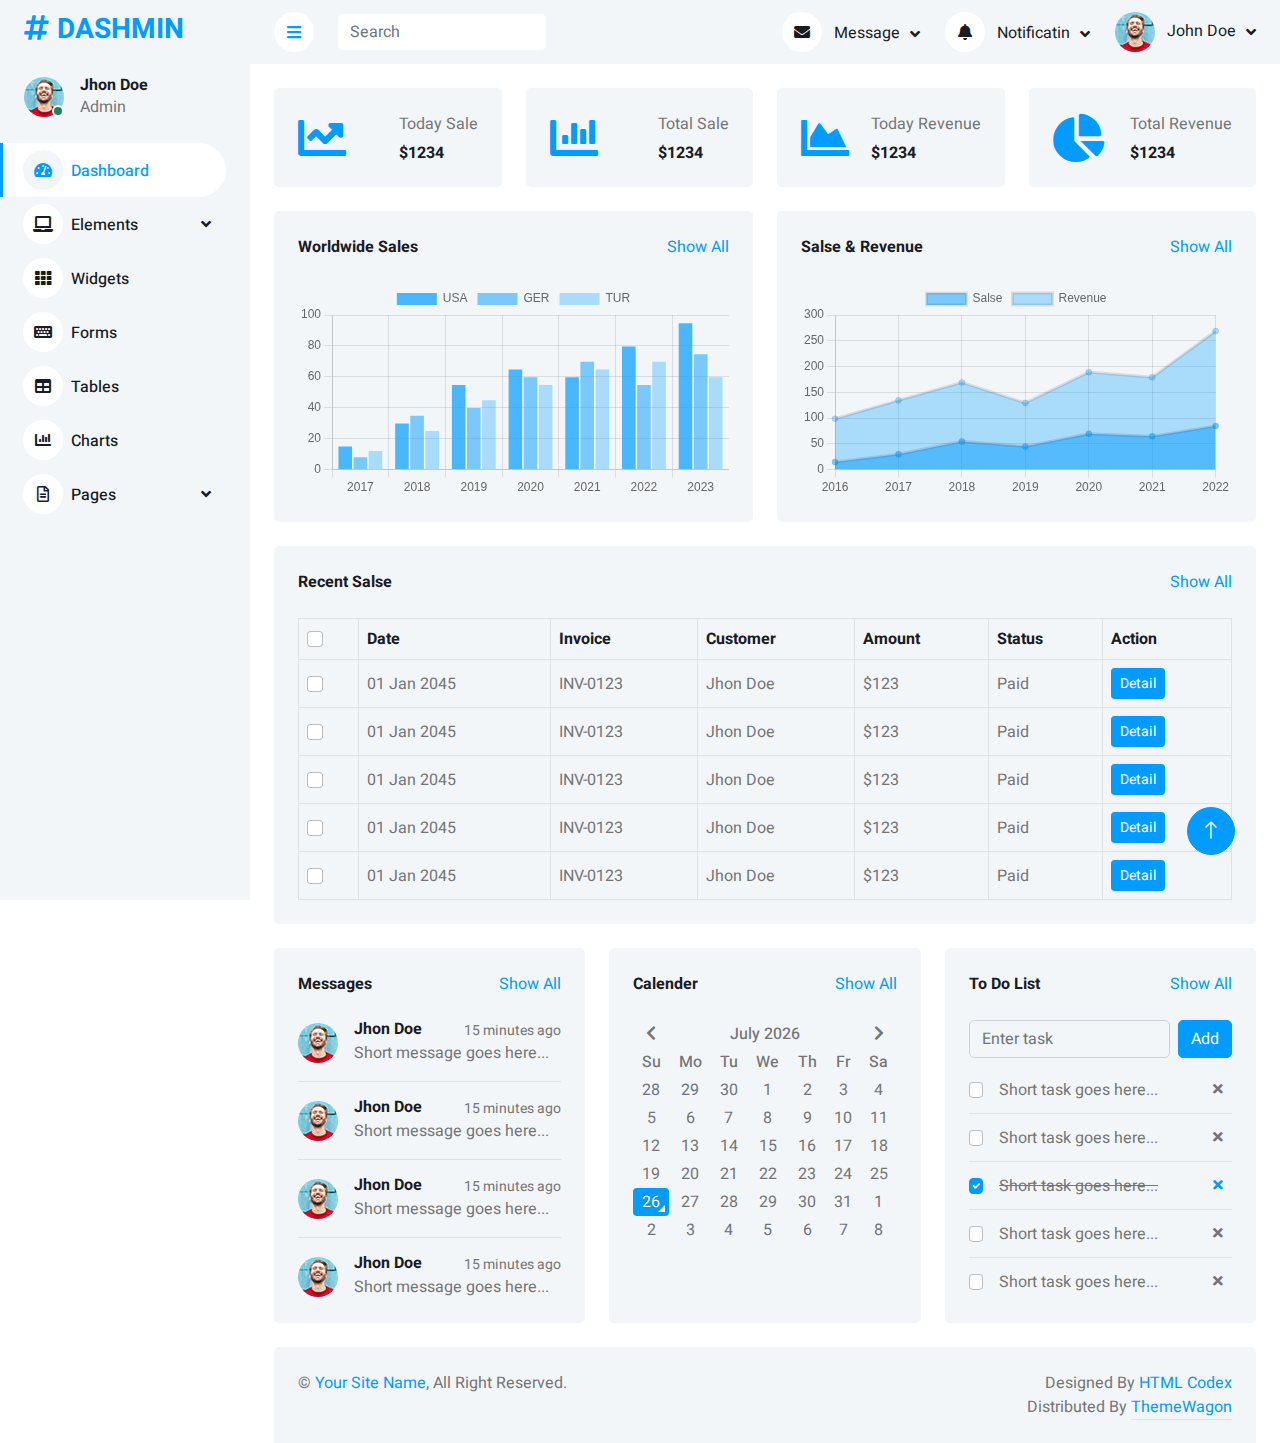
<file: Edukator.PresentationLayer/wwwroot/dashmin-1.0.0/index.html>
<!DOCTYPE html>
<html lang="en">

<head>
    <meta charset="utf-8">
    <title>DASHMIN - Bootstrap Admin Template</title>
    <meta content="width=device-width, initial-scale=1.0" name="viewport">
    <meta content="" name="keywords">
    <meta content="" name="description">

    <!-- Favicon -->
    <link href="img/favicon.ico" rel="icon">

    <!-- Google Web Fonts -->
    <link rel="preconnect" href="https://fonts.googleapis.com">
    <link rel="preconnect" href="https://fonts.gstatic.com" crossorigin>
    <link href="https://fonts.googleapis.com/css2?family=Heebo:wght@400;500;600;700&display=swap" rel="stylesheet">
    
    <!-- Icon Font Stylesheet -->
    <link href="https://cdnjs.cloudflare.com/ajax/libs/font-awesome/5.10.0/css/all.min.css" rel="stylesheet">
    <link href="https://cdn.jsdelivr.net/npm/bootstrap-icons@1.4.1/font/bootstrap-icons.css" rel="stylesheet">

    <!-- Libraries Stylesheet -->
    <link href="lib/owlcarousel/assets/owl.carousel.min.css" rel="stylesheet">
    <link href="lib/tempusdominus/css/tempusdominus-bootstrap-4.min.css" rel="stylesheet" />

    <!-- Customized Bootstrap Stylesheet -->
    <link href="css/bootstrap.min.css" rel="stylesheet">

    <!-- Template Stylesheet -->
    <link href="css/style.css" rel="stylesheet">
</head>

<body>
    <div class="container-xxl position-relative bg-white d-flex p-0">
        <!-- Spinner Start -->
        <div id="spinner" class="show bg-white position-fixed translate-middle w-100 vh-100 top-50 start-50 d-flex align-items-center justify-content-center">
            <div class="spinner-border text-primary" style="width: 3rem; height: 3rem;" role="status">
                <span class="sr-only">Loading...</span>
            </div>
        </div>
        <!-- Spinner End -->


        <!-- Sidebar Start -->
        <div class="sidebar pe-4 pb-3">
            <nav class="navbar bg-light navbar-light">
                <a href="index.html" class="navbar-brand mx-4 mb-3">
                    <h3 class="text-primary"><i class="fa fa-hashtag me-2"></i>DASHMIN</h3>
                </a>
                <div class="d-flex align-items-center ms-4 mb-4">
                    <div class="position-relative">
                        <img class="rounded-circle" src="img/user.jpg" alt="" style="width: 40px; height: 40px;">
                        <div class="bg-success rounded-circle border border-2 border-white position-absolute end-0 bottom-0 p-1"></div>
                    </div>
                    <div class="ms-3">
                        <h6 class="mb-0">Jhon Doe</h6>
                        <span>Admin</span>
                    </div>
                </div>
                <div class="navbar-nav w-100">
                    <a href="index.html" class="nav-item nav-link active"><i class="fa fa-tachometer-alt me-2"></i>Dashboard</a>
                    <div class="nav-item dropdown">
                        <a href="#" class="nav-link dropdown-toggle" data-bs-toggle="dropdown"><i class="fa fa-laptop me-2"></i>Elements</a>
                        <div class="dropdown-menu bg-transparent border-0">
                            <a href="button.html" class="dropdown-item">Buttons</a>
                            <a href="typography.html" class="dropdown-item">Typography</a>
                            <a href="element.html" class="dropdown-item">Other Elements</a>
                        </div>
                    </div>
                    <a href="widget.html" class="nav-item nav-link"><i class="fa fa-th me-2"></i>Widgets</a>
                    <a href="form.html" class="nav-item nav-link"><i class="fa fa-keyboard me-2"></i>Forms</a>
                    <a href="table.html" class="nav-item nav-link"><i class="fa fa-table me-2"></i>Tables</a>
                    <a href="chart.html" class="nav-item nav-link"><i class="fa fa-chart-bar me-2"></i>Charts</a>
                    <div class="nav-item dropdown">
                        <a href="#" class="nav-link dropdown-toggle" data-bs-toggle="dropdown"><i class="far fa-file-alt me-2"></i>Pages</a>
                        <div class="dropdown-menu bg-transparent border-0">
                            <a href="signin.html" class="dropdown-item">Sign In</a>
                            <a href="signup.html" class="dropdown-item">Sign Up</a>
                            <a href="404.html" class="dropdown-item">404 Error</a>
                            <a href="blank.html" class="dropdown-item">Blank Page</a>
                        </div>
                    </div>
                </div>
            </nav>
        </div>
        <!-- Sidebar End -->


        <!-- Content Start -->
        <div class="content">
            <!-- Navbar Start -->
            <nav class="navbar navbar-expand bg-light navbar-light sticky-top px-4 py-0">
                <a href="index.html" class="navbar-brand d-flex d-lg-none me-4">
                    <h2 class="text-primary mb-0"><i class="fa fa-hashtag"></i></h2>
                </a>
                <a href="#" class="sidebar-toggler flex-shrink-0">
                    <i class="fa fa-bars"></i>
                </a>
                <form class="d-none d-md-flex ms-4">
                    <input class="form-control border-0" type="search" placeholder="Search">
                </form>
                <div class="navbar-nav align-items-center ms-auto">
                    <div class="nav-item dropdown">
                        <a href="#" class="nav-link dropdown-toggle" data-bs-toggle="dropdown">
                            <i class="fa fa-envelope me-lg-2"></i>
                            <span class="d-none d-lg-inline-flex">Message</span>
                        </a>
                        <div class="dropdown-menu dropdown-menu-end bg-light border-0 rounded-0 rounded-bottom m-0">
                            <a href="#" class="dropdown-item">
                                <div class="d-flex align-items-center">
                                    <img class="rounded-circle" src="img/user.jpg" alt="" style="width: 40px; height: 40px;">
                                    <div class="ms-2">
                                        <h6 class="fw-normal mb-0">Jhon send you a message</h6>
                                        <small>15 minutes ago</small>
                                    </div>
                                </div>
                            </a>
                            <hr class="dropdown-divider">
                            <a href="#" class="dropdown-item">
                                <div class="d-flex align-items-center">
                                    <img class="rounded-circle" src="img/user.jpg" alt="" style="width: 40px; height: 40px;">
                                    <div class="ms-2">
                                        <h6 class="fw-normal mb-0">Jhon send you a message</h6>
                                        <small>15 minutes ago</small>
                                    </div>
                                </div>
                            </a>
                            <hr class="dropdown-divider">
                            <a href="#" class="dropdown-item">
                                <div class="d-flex align-items-center">
                                    <img class="rounded-circle" src="img/user.jpg" alt="" style="width: 40px; height: 40px;">
                                    <div class="ms-2">
                                        <h6 class="fw-normal mb-0">Jhon send you a message</h6>
                                        <small>15 minutes ago</small>
                                    </div>
                                </div>
                            </a>
                            <hr class="dropdown-divider">
                            <a href="#" class="dropdown-item text-center">See all message</a>
                        </div>
                    </div>
                    <div class="nav-item dropdown">
                        <a href="#" class="nav-link dropdown-toggle" data-bs-toggle="dropdown">
                            <i class="fa fa-bell me-lg-2"></i>
                            <span class="d-none d-lg-inline-flex">Notificatin</span>
                        </a>
                        <div class="dropdown-menu dropdown-menu-end bg-light border-0 rounded-0 rounded-bottom m-0">
                            <a href="#" class="dropdown-item">
                                <h6 class="fw-normal mb-0">Profile updated</h6>
                                <small>15 minutes ago</small>
                            </a>
                            <hr class="dropdown-divider">
                            <a href="#" class="dropdown-item">
                                <h6 class="fw-normal mb-0">New user added</h6>
                                <small>15 minutes ago</small>
                            </a>
                            <hr class="dropdown-divider">
                            <a href="#" class="dropdown-item">
                                <h6 class="fw-normal mb-0">Password changed</h6>
                                <small>15 minutes ago</small>
                            </a>
                            <hr class="dropdown-divider">
                            <a href="#" class="dropdown-item text-center">See all notifications</a>
                        </div>
                    </div>
                    <div class="nav-item dropdown">
                        <a href="#" class="nav-link dropdown-toggle" data-bs-toggle="dropdown">
                            <img class="rounded-circle me-lg-2" src="img/user.jpg" alt="" style="width: 40px; height: 40px;">
                            <span class="d-none d-lg-inline-flex">John Doe</span>
                        </a>
                        <div class="dropdown-menu dropdown-menu-end bg-light border-0 rounded-0 rounded-bottom m-0">
                            <a href="#" class="dropdown-item">My Profile</a>
                            <a href="#" class="dropdown-item">Settings</a>
                            <a href="#" class="dropdown-item">Log Out</a>
                        </div>
                    </div>
                </div>
            </nav>
            <!-- Navbar End -->


            <!-- Sale & Revenue Start -->
            <div class="container-fluid pt-4 px-4">
                <div class="row g-4">
                    <div class="col-sm-6 col-xl-3">
                        <div class="bg-light rounded d-flex align-items-center justify-content-between p-4">
                            <i class="fa fa-chart-line fa-3x text-primary"></i>
                            <div class="ms-3">
                                <p class="mb-2">Today Sale</p>
                                <h6 class="mb-0">$1234</h6>
                            </div>
                        </div>
                    </div>
                    <div class="col-sm-6 col-xl-3">
                        <div class="bg-light rounded d-flex align-items-center justify-content-between p-4">
                            <i class="fa fa-chart-bar fa-3x text-primary"></i>
                            <div class="ms-3">
                                <p class="mb-2">Total Sale</p>
                                <h6 class="mb-0">$1234</h6>
                            </div>
                        </div>
                    </div>
                    <div class="col-sm-6 col-xl-3">
                        <div class="bg-light rounded d-flex align-items-center justify-content-between p-4">
                            <i class="fa fa-chart-area fa-3x text-primary"></i>
                            <div class="ms-3">
                                <p class="mb-2">Today Revenue</p>
                                <h6 class="mb-0">$1234</h6>
                            </div>
                        </div>
                    </div>
                    <div class="col-sm-6 col-xl-3">
                        <div class="bg-light rounded d-flex align-items-center justify-content-between p-4">
                            <i class="fa fa-chart-pie fa-3x text-primary"></i>
                            <div class="ms-3">
                                <p class="mb-2">Total Revenue</p>
                                <h6 class="mb-0">$1234</h6>
                            </div>
                        </div>
                    </div>
                </div>
            </div>
            <!-- Sale & Revenue End -->


            <!-- Sales Chart Start -->
            <div class="container-fluid pt-4 px-4">
                <div class="row g-4">
                    <div class="col-sm-12 col-xl-6">
                        <div class="bg-light text-center rounded p-4">
                            <div class="d-flex align-items-center justify-content-between mb-4">
                                <h6 class="mb-0">Worldwide Sales</h6>
                                <a href="">Show All</a>
                            </div>
                            <canvas id="worldwide-sales"></canvas>
                        </div>
                    </div>
                    <div class="col-sm-12 col-xl-6">
                        <div class="bg-light text-center rounded p-4">
                            <div class="d-flex align-items-center justify-content-between mb-4">
                                <h6 class="mb-0">Salse & Revenue</h6>
                                <a href="">Show All</a>
                            </div>
                            <canvas id="salse-revenue"></canvas>
                        </div>
                    </div>
                </div>
            </div>
            <!-- Sales Chart End -->


            <!-- Recent Sales Start -->
            <div class="container-fluid pt-4 px-4">
                <div class="bg-light text-center rounded p-4">
                    <div class="d-flex align-items-center justify-content-between mb-4">
                        <h6 class="mb-0">Recent Salse</h6>
                        <a href="">Show All</a>
                    </div>
                    <div class="table-responsive">
                        <table class="table text-start align-middle table-bordered table-hover mb-0">
                            <thead>
                                <tr class="text-dark">
                                    <th scope="col"><input class="form-check-input" type="checkbox"></th>
                                    <th scope="col">Date</th>
                                    <th scope="col">Invoice</th>
                                    <th scope="col">Customer</th>
                                    <th scope="col">Amount</th>
                                    <th scope="col">Status</th>
                                    <th scope="col">Action</th>
                                </tr>
                            </thead>
                            <tbody>
                                <tr>
                                    <td><input class="form-check-input" type="checkbox"></td>
                                    <td>01 Jan 2045</td>
                                    <td>INV-0123</td>
                                    <td>Jhon Doe</td>
                                    <td>$123</td>
                                    <td>Paid</td>
                                    <td><a class="btn btn-sm btn-primary" href="">Detail</a></td>
                                </tr>
                                <tr>
                                    <td><input class="form-check-input" type="checkbox"></td>
                                    <td>01 Jan 2045</td>
                                    <td>INV-0123</td>
                                    <td>Jhon Doe</td>
                                    <td>$123</td>
                                    <td>Paid</td>
                                    <td><a class="btn btn-sm btn-primary" href="">Detail</a></td>
                                </tr>
                                <tr>
                                    <td><input class="form-check-input" type="checkbox"></td>
                                    <td>01 Jan 2045</td>
                                    <td>INV-0123</td>
                                    <td>Jhon Doe</td>
                                    <td>$123</td>
                                    <td>Paid</td>
                                    <td><a class="btn btn-sm btn-primary" href="">Detail</a></td>
                                </tr>
                                <tr>
                                    <td><input class="form-check-input" type="checkbox"></td>
                                    <td>01 Jan 2045</td>
                                    <td>INV-0123</td>
                                    <td>Jhon Doe</td>
                                    <td>$123</td>
                                    <td>Paid</td>
                                    <td><a class="btn btn-sm btn-primary" href="">Detail</a></td>
                                </tr>
                                <tr>
                                    <td><input class="form-check-input" type="checkbox"></td>
                                    <td>01 Jan 2045</td>
                                    <td>INV-0123</td>
                                    <td>Jhon Doe</td>
                                    <td>$123</td>
                                    <td>Paid</td>
                                    <td><a class="btn btn-sm btn-primary" href="">Detail</a></td>
                                </tr>
                            </tbody>
                        </table>
                    </div>
                </div>
            </div>
            <!-- Recent Sales End -->


            <!-- Widgets Start -->
            <div class="container-fluid pt-4 px-4">
                <div class="row g-4">
                    <div class="col-sm-12 col-md-6 col-xl-4">
                        <div class="h-100 bg-light rounded p-4">
                            <div class="d-flex align-items-center justify-content-between mb-2">
                                <h6 class="mb-0">Messages</h6>
                                <a href="">Show All</a>
                            </div>
                            <div class="d-flex align-items-center border-bottom py-3">
                                <img class="rounded-circle flex-shrink-0" src="img/user.jpg" alt="" style="width: 40px; height: 40px;">
                                <div class="w-100 ms-3">
                                    <div class="d-flex w-100 justify-content-between">
                                        <h6 class="mb-0">Jhon Doe</h6>
                                        <small>15 minutes ago</small>
                                    </div>
                                    <span>Short message goes here...</span>
                                </div>
                            </div>
                            <div class="d-flex align-items-center border-bottom py-3">
                                <img class="rounded-circle flex-shrink-0" src="img/user.jpg" alt="" style="width: 40px; height: 40px;">
                                <div class="w-100 ms-3">
                                    <div class="d-flex w-100 justify-content-between">
                                        <h6 class="mb-0">Jhon Doe</h6>
                                        <small>15 minutes ago</small>
                                    </div>
                                    <span>Short message goes here...</span>
                                </div>
                            </div>
                            <div class="d-flex align-items-center border-bottom py-3">
                                <img class="rounded-circle flex-shrink-0" src="img/user.jpg" alt="" style="width: 40px; height: 40px;">
                                <div class="w-100 ms-3">
                                    <div class="d-flex w-100 justify-content-between">
                                        <h6 class="mb-0">Jhon Doe</h6>
                                        <small>15 minutes ago</small>
                                    </div>
                                    <span>Short message goes here...</span>
                                </div>
                            </div>
                            <div class="d-flex align-items-center pt-3">
                                <img class="rounded-circle flex-shrink-0" src="img/user.jpg" alt="" style="width: 40px; height: 40px;">
                                <div class="w-100 ms-3">
                                    <div class="d-flex w-100 justify-content-between">
                                        <h6 class="mb-0">Jhon Doe</h6>
                                        <small>15 minutes ago</small>
                                    </div>
                                    <span>Short message goes here...</span>
                                </div>
                            </div>
                        </div>
                    </div>
                    <div class="col-sm-12 col-md-6 col-xl-4">
                        <div class="h-100 bg-light rounded p-4">
                            <div class="d-flex align-items-center justify-content-between mb-4">
                                <h6 class="mb-0">Calender</h6>
                                <a href="">Show All</a>
                            </div>
                            <div id="calender"></div>
                        </div>
                    </div>
                    <div class="col-sm-12 col-md-6 col-xl-4">
                        <div class="h-100 bg-light rounded p-4">
                            <div class="d-flex align-items-center justify-content-between mb-4">
                                <h6 class="mb-0">To Do List</h6>
                                <a href="">Show All</a>
                            </div>
                            <div class="d-flex mb-2">
                                <input class="form-control bg-transparent" type="text" placeholder="Enter task">
                                <button type="button" class="btn btn-primary ms-2">Add</button>
                            </div>
                            <div class="d-flex align-items-center border-bottom py-2">
                                <input class="form-check-input m-0" type="checkbox">
                                <div class="w-100 ms-3">
                                    <div class="d-flex w-100 align-items-center justify-content-between">
                                        <span>Short task goes here...</span>
                                        <button class="btn btn-sm"><i class="fa fa-times"></i></button>
                                    </div>
                                </div>
                            </div>
                            <div class="d-flex align-items-center border-bottom py-2">
                                <input class="form-check-input m-0" type="checkbox">
                                <div class="w-100 ms-3">
                                    <div class="d-flex w-100 align-items-center justify-content-between">
                                        <span>Short task goes here...</span>
                                        <button class="btn btn-sm"><i class="fa fa-times"></i></button>
                                    </div>
                                </div>
                            </div>
                            <div class="d-flex align-items-center border-bottom py-2">
                                <input class="form-check-input m-0" type="checkbox" checked>
                                <div class="w-100 ms-3">
                                    <div class="d-flex w-100 align-items-center justify-content-between">
                                        <span><del>Short task goes here...</del></span>
                                        <button class="btn btn-sm text-primary"><i class="fa fa-times"></i></button>
                                    </div>
                                </div>
                            </div>
                            <div class="d-flex align-items-center border-bottom py-2">
                                <input class="form-check-input m-0" type="checkbox">
                                <div class="w-100 ms-3">
                                    <div class="d-flex w-100 align-items-center justify-content-between">
                                        <span>Short task goes here...</span>
                                        <button class="btn btn-sm"><i class="fa fa-times"></i></button>
                                    </div>
                                </div>
                            </div>
                            <div class="d-flex align-items-center pt-2">
                                <input class="form-check-input m-0" type="checkbox">
                                <div class="w-100 ms-3">
                                    <div class="d-flex w-100 align-items-center justify-content-between">
                                        <span>Short task goes here...</span>
                                        <button class="btn btn-sm"><i class="fa fa-times"></i></button>
                                    </div>
                                </div>
                            </div>
                        </div>
                    </div>
                </div>
            </div>
            <!-- Widgets End -->


            <!-- Footer Start -->
            <div class="container-fluid pt-4 px-4">
                <div class="bg-light rounded-top p-4">
                    <div class="row">
                        <div class="col-12 col-sm-6 text-center text-sm-start">
                            &copy; <a href="#">Your Site Name</a>, All Right Reserved. 
                        </div>
                        <div class="col-12 col-sm-6 text-center text-sm-end">
                            <!--/*** This template is free as long as you keep the footer author’s credit link/attribution link/backlink. If you'd like to use the template without the footer author’s credit link/attribution link/backlink, you can purchase the Credit Removal License from "https://htmlcodex.com/credit-removal". Thank you for your support. ***/-->
                            Designed By <a href="https://htmlcodex.com">HTML Codex</a>
                        </br>
                        Distributed By <a class="border-bottom" href="https://themewagon.com" target="_blank">ThemeWagon</a>
                        </div>
                    </div>
                </div>
            </div>
            <!-- Footer End -->
        </div>
        <!-- Content End -->


        <!-- Back to Top -->
        <a href="#" class="btn btn-lg btn-primary btn-lg-square back-to-top"><i class="bi bi-arrow-up"></i></a>
    </div>

    <!-- JavaScript Libraries -->
    <script src="https://code.jquery.com/jquery-3.4.1.min.js"></script>
    <script src="https://cdn.jsdelivr.net/npm/bootstrap@5.0.0/dist/js/bootstrap.bundle.min.js"></script>
    <script src="lib/chart/chart.min.js"></script>
    <script src="lib/easing/easing.min.js"></script>
    <script src="lib/waypoints/waypoints.min.js"></script>
    <script src="lib/owlcarousel/owl.carousel.min.js"></script>
    <script src="lib/tempusdominus/js/moment.min.js"></script>
    <script src="lib/tempusdominus/js/moment-timezone.min.js"></script>
    <script src="lib/tempusdominus/js/tempusdominus-bootstrap-4.min.js"></script>

    <!-- Template Javascript -->
    <script src="js/main.js"></script>
</body>

</html>
</file>
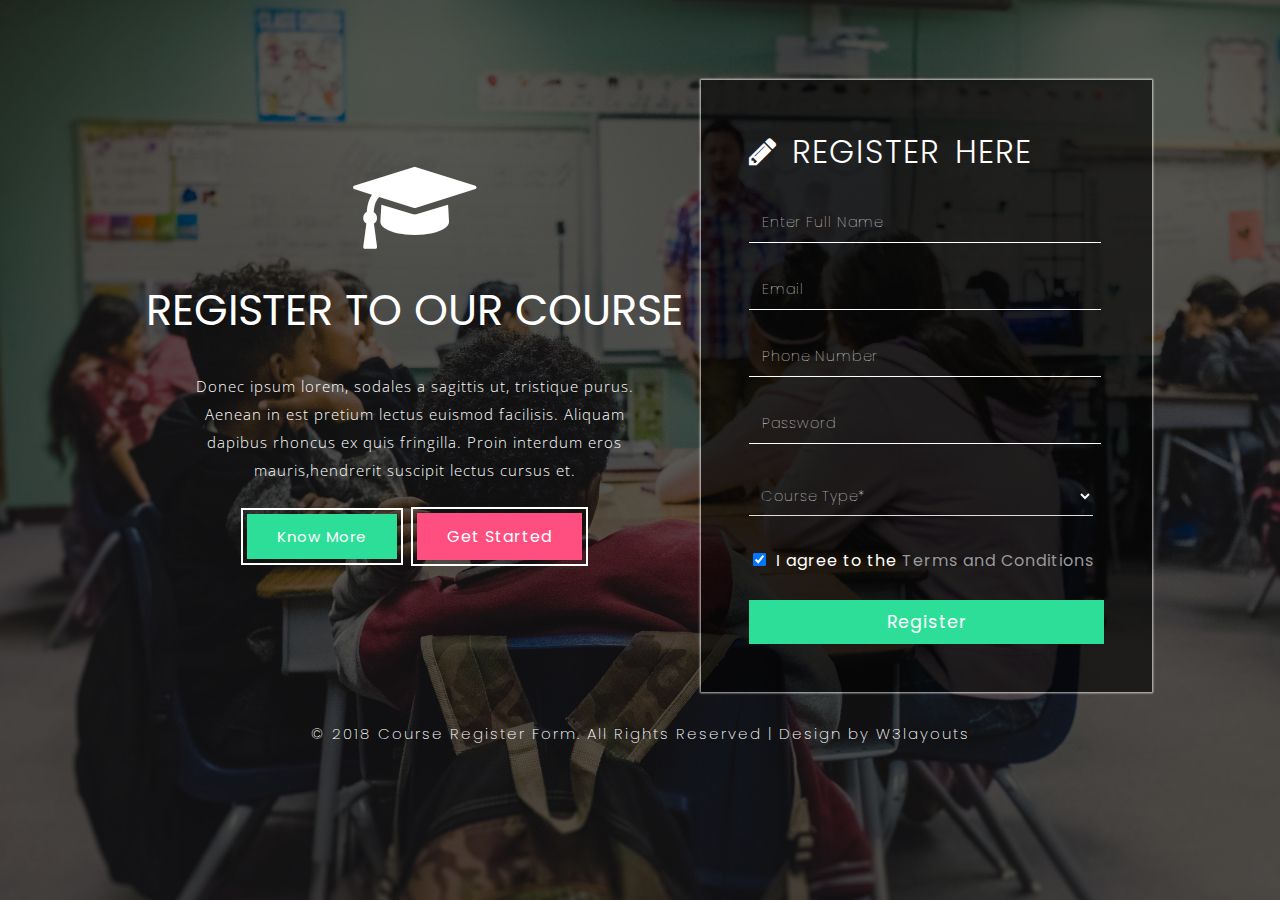
<file: Edukator.PresentationLayer/wwwroot/web/index.html>
<!--A Design by W3layouts
Author: W3layouts
Author URL: http://w3layouts.com
License: Creative Commons Attribution 3.0 Unported
License URL: http://creativecommons.org/licenses/by/3.0/
-->
<!DOCTYPE html>
<html lang="en">
<head>
<title>Course Register Form a Flat Responsive Widget Template :: w3layouts</title>
<!-- custom-theme -->
<meta name="viewport" content="width=device-width, initial-scale=1">
<meta http-equiv="Content-Type" content="text/html; charset=utf-8" />
<meta name="keywords" content="Course Register Form Responsive web template, Bootstrap Web Templates, Flat Web Templates, Android Compatible web template, 
Smartphone Compatible web template, free webdesigns for Nokia, Samsung, LG, SonyEricsson, Motorola web design" />
<script type="application/x-javascript"> addEventListener("load", function() { setTimeout(hideURLbar, 0); }, false);
		function hideURLbar(){ window.scrollTo(0,1); } </script>
<!-- //custom-theme -->
<!-- css files -->
<link href="//fonts.googleapis.com/css?family=Poppins:100,100i,200,200i,300,300i,400,400i,500,500i,600,600i,700,700i,800,800i,900,900i&amp;subset=devanagari,latin-ext" rel="stylesheet">
<link href="//fonts.googleapis.com/css?family=Open+Sans:300,300i,400,400i,600,600i,700,700i,800,800i&amp;subset=cyrillic,cyrillic-ext,greek,greek-ext,latin-ext,vietnamese" rel="stylesheet">
<link href="css/style.css" type="text/css" rel="stylesheet" media="all">   
<!-- //css files -->

<link rel="stylesheet" href="css/font-awesome.css"> <!-- Font-Awesome-Icons-CSS -->

</head>
<!-- body starts -->
<body>
<!-- section -->
<section class="register">
	<div class="register-full">
		<div class="register-left">
			<div class="register">
				<div class="logo">
					<a href="#"><span class="fa fa-graduation-cap" aria-hidden="true"></span></a>
				</div>
				<h1>Register to our course</h1>
				<p>Donec ipsum lorem, sodales a sagittis ut, tristique purus. Aenean in est pretium lectus euismod facilisis.
				 Aliquam dapibus rhoncus ex quis fringilla. Proin interdum eros mauris,hendrerit suscipit lectus cursus et.</p>
				<div class="content3">
					<ul>
						<li><a class="" href="#"> Know More</a></li>
						<li><a class="read" href="#"> Get Started</a></li>
					</ul>
				</div>
			</div>
		</div>
		<div class="register-right">
			<div class="register-in">
				<h2><span class="fa fa-pencil"></span> register here</h2>
				<div class="register-form">
					<form action="#" method="post">
						<div class="fields-grid">
							<div class="styled-input agile-styled-input-top">
								<input type="text" name="First name" required=""> 
								<label>Enter Full Name</label>
								<span></span>
							</div>
							<div class="styled-input">
								<input type="email" name="Email" required="">
								<label>Email</label>
								<span></span>
							</div>
							<div class="styled-input">
								<input type="tel" name="Phone" required="">
								<label>Phone Number</label>
								<span></span>
							</div>
							<div class="styled-input">
								<input type="password" name="password" required="">
								<label>Password</label>
								<span></span>
							</div>
							<div class="styled-input agile-styled-input-top">
								<select id="category2" required="">
									<option value="">Course Type*</option>
									<option value="">Diploma</option>
									<option value="">Full time</option>
									<option value="">Part time</option>
									<option value="">Higher degree</option>
									<option value="">Graduate</option>
									<option value="">Pg</option>
									<option value="">Degree</option>
								</select>
								<span></span>
							</div>
							<div class="clear"> </div>
							 <label class="checkbox"><input type="checkbox" name="checkbox" checked><i></i>I agree to the <a href="#">Terms and Conditions</a></label>
						</div>
						<input type="submit" value="Register">
					</form>
				</div>
			</div>
			<div class="clear"> </div>
		</div>
	<div class="clear"> </div>
	</div>
	<!-- copyright -->
	<p class="agile-copyright">© 2018 Course Register Form. All Rights Reserved | Design by <a href="https://w3layouts.com/" target="_blank">W3layouts</a></p>
	<!-- //copyright -->
</section>
<!-- //section -->
</body>	
<!-- //body ends -->
</html>
</file>
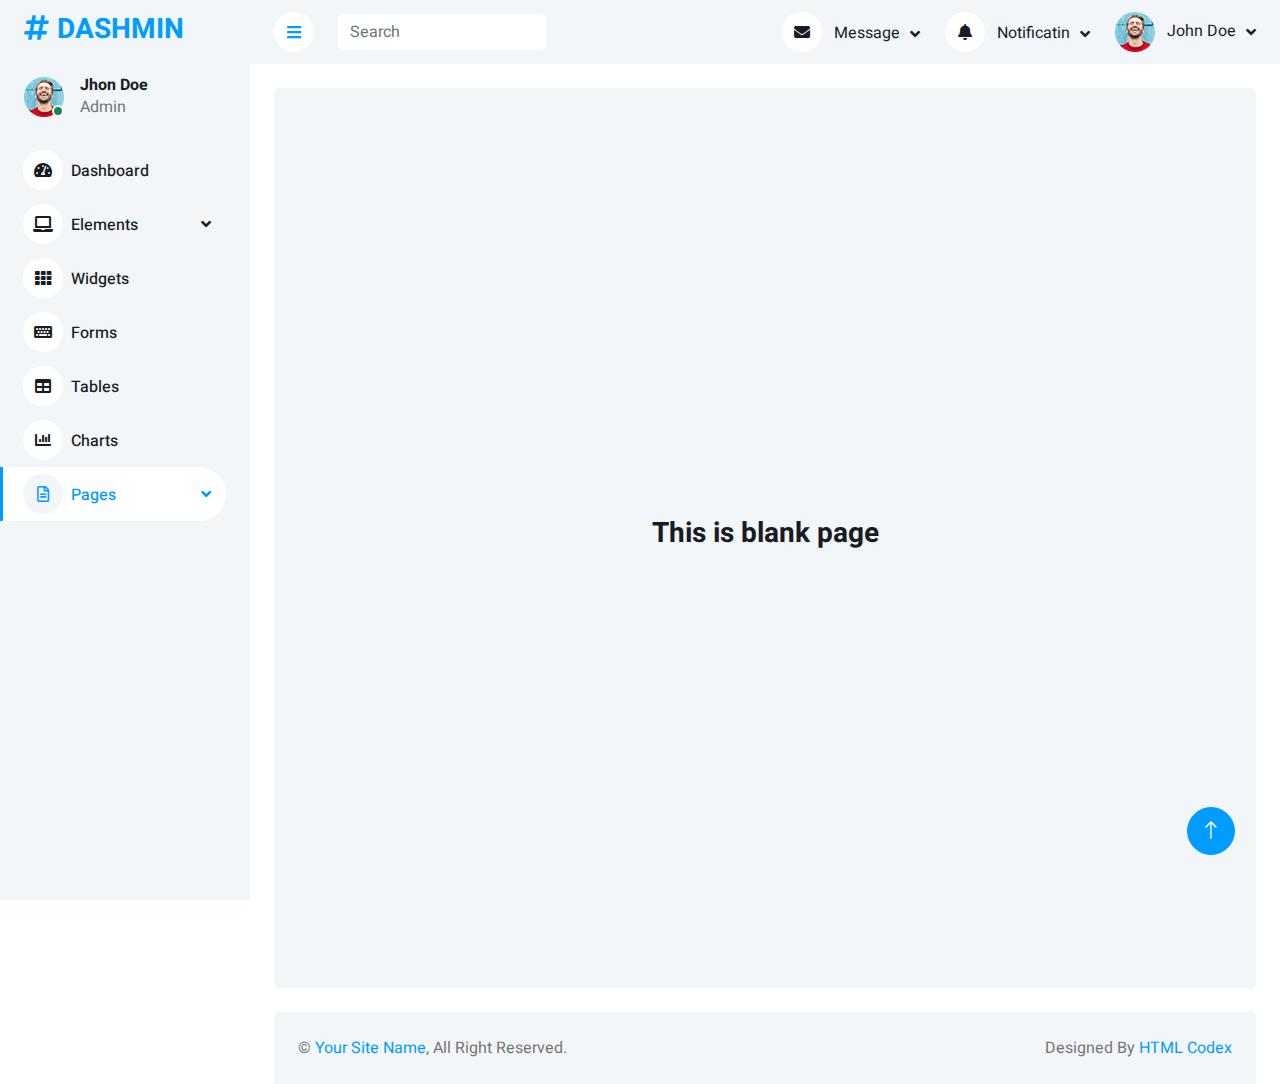
<file: Edukator.PresentationLayer/wwwroot/dashmin-1.0.0/blank.html>
<!DOCTYPE html>
<html lang="en">

<head>
    <meta charset="utf-8">
    <title>DASHMIN - Bootstrap Admin Template</title>
    <meta content="width=device-width, initial-scale=1.0" name="viewport">
    <meta content="" name="keywords">
    <meta content="" name="description">

    <!-- Favicon -->
    <link href="img/favicon.ico" rel="icon">

    <!-- Google Web Fonts -->
    <link rel="preconnect" href="https://fonts.googleapis.com">
    <link rel="preconnect" href="https://fonts.gstatic.com" crossorigin>
    <link href="https://fonts.googleapis.com/css2?family=Heebo:wght@400;500;600;700&display=swap" rel="stylesheet">
    
    <!-- Icon Font Stylesheet -->
    <link href="https://cdnjs.cloudflare.com/ajax/libs/font-awesome/5.10.0/css/all.min.css" rel="stylesheet">
    <link href="https://cdn.jsdelivr.net/npm/bootstrap-icons@1.4.1/font/bootstrap-icons.css" rel="stylesheet">

    <!-- Libraries Stylesheet -->
    <link href="lib/owlcarousel/assets/owl.carousel.min.css" rel="stylesheet">
    <link href="lib/tempusdominus/css/tempusdominus-bootstrap-4.min.css" rel="stylesheet" />

    <!-- Customized Bootstrap Stylesheet -->
    <link href="css/bootstrap.min.css" rel="stylesheet">

    <!-- Template Stylesheet -->
    <link href="css/style.css" rel="stylesheet">
</head>

<body>
    <div class="container-xxl position-relative bg-white d-flex p-0">
        <!-- Spinner Start -->
        <div id="spinner" class="show bg-white position-fixed translate-middle w-100 vh-100 top-50 start-50 d-flex align-items-center justify-content-center">
            <div class="spinner-border text-primary" style="width: 3rem; height: 3rem;" role="status">
                <span class="sr-only">Loading...</span>
            </div>
        </div>
        <!-- Spinner End -->


        <!-- Sidebar Start -->
        <div class="sidebar pe-4 pb-3">
            <nav class="navbar bg-light navbar-light">
                <a href="index.html" class="navbar-brand mx-4 mb-3">
                    <h3 class="text-primary"><i class="fa fa-hashtag me-2"></i>DASHMIN</h3>
                </a>
                <div class="d-flex align-items-center ms-4 mb-4">
                    <div class="position-relative">
                        <img class="rounded-circle" src="img/user.jpg" alt="" style="width: 40px; height: 40px;">
                        <div class="bg-success rounded-circle border border-2 border-white position-absolute end-0 bottom-0 p-1"></div>
                    </div>
                    <div class="ms-3">
                        <h6 class="mb-0">Jhon Doe</h6>
                        <span>Admin</span>
                    </div>
                </div>
                <div class="navbar-nav w-100">
                    <a href="index.html" class="nav-item nav-link"><i class="fa fa-tachometer-alt me-2"></i>Dashboard</a>
                    <div class="nav-item dropdown">
                        <a href="#" class="nav-link dropdown-toggle" data-bs-toggle="dropdown"><i class="fa fa-laptop me-2"></i>Elements</a>
                        <div class="dropdown-menu bg-transparent border-0">
                            <a href="button.html" class="dropdown-item">Buttons</a>
                            <a href="typography.html" class="dropdown-item">Typography</a>
                            <a href="element.html" class="dropdown-item">Other Elements</a>
                        </div>
                    </div>
                    <a href="widget.html" class="nav-item nav-link"><i class="fa fa-th me-2"></i>Widgets</a>
                    <a href="form.html" class="nav-item nav-link"><i class="fa fa-keyboard me-2"></i>Forms</a>
                    <a href="table.html" class="nav-item nav-link"><i class="fa fa-table me-2"></i>Tables</a>
                    <a href="chart.html" class="nav-item nav-link"><i class="fa fa-chart-bar me-2"></i>Charts</a>
                    <div class="nav-item dropdown">
                        <a href="#" class="nav-link dropdown-toggle active" data-bs-toggle="dropdown"><i class="far fa-file-alt me-2"></i>Pages</a>
                        <div class="dropdown-menu bg-transparent border-0">
                            <a href="signin.html" class="dropdown-item">Sign In</a>
                            <a href="signup.html" class="dropdown-item">Sign Up</a>
                            <a href="404.html" class="dropdown-item">404 Error</a>
                            <a href="blank.html" class="dropdown-item active">Blank Page</a>
                        </div>
                    </div>
                </div>
            </nav>
        </div>
        <!-- Sidebar End -->


        <!-- Content Start -->
        <div class="content">
            <!-- Navbar Start -->
            <nav class="navbar navbar-expand bg-light navbar-light sticky-top px-4 py-0">
                <a href="index.html" class="navbar-brand d-flex d-lg-none me-4">
                    <h2 class="text-primary mb-0"><i class="fa fa-hashtag"></i></h2>
                </a>
                <a href="#" class="sidebar-toggler flex-shrink-0">
                    <i class="fa fa-bars"></i>
                </a>
                <form class="d-none d-md-flex ms-4">
                    <input class="form-control border-0" type="search" placeholder="Search">
                </form>
                <div class="navbar-nav align-items-center ms-auto">
                    <div class="nav-item dropdown">
                        <a href="#" class="nav-link dropdown-toggle" data-bs-toggle="dropdown">
                            <i class="fa fa-envelope me-lg-2"></i>
                            <span class="d-none d-lg-inline-flex">Message</span>
                        </a>
                        <div class="dropdown-menu dropdown-menu-end bg-light border-0 rounded-0 rounded-bottom m-0">
                            <a href="#" class="dropdown-item">
                                <div class="d-flex align-items-center">
                                    <img class="rounded-circle" src="img/user.jpg" alt="" style="width: 40px; height: 40px;">
                                    <div class="ms-2">
                                        <h6 class="fw-normal mb-0">Jhon send you a message</h6>
                                        <small>15 minutes ago</small>
                                    </div>
                                </div>
                            </a>
                            <hr class="dropdown-divider">
                            <a href="#" class="dropdown-item">
                                <div class="d-flex align-items-center">
                                    <img class="rounded-circle" src="img/user.jpg" alt="" style="width: 40px; height: 40px;">
                                    <div class="ms-2">
                                        <h6 class="fw-normal mb-0">Jhon send you a message</h6>
                                        <small>15 minutes ago</small>
                                    </div>
                                </div>
                            </a>
                            <hr class="dropdown-divider">
                            <a href="#" class="dropdown-item">
                                <div class="d-flex align-items-center">
                                    <img class="rounded-circle" src="img/user.jpg" alt="" style="width: 40px; height: 40px;">
                                    <div class="ms-2">
                                        <h6 class="fw-normal mb-0">Jhon send you a message</h6>
                                        <small>15 minutes ago</small>
                                    </div>
                                </div>
                            </a>
                            <hr class="dropdown-divider">
                            <a href="#" class="dropdown-item text-center">See all message</a>
                        </div>
                    </div>
                    <div class="nav-item dropdown">
                        <a href="#" class="nav-link dropdown-toggle" data-bs-toggle="dropdown">
                            <i class="fa fa-bell me-lg-2"></i>
                            <span class="d-none d-lg-inline-flex">Notificatin</span>
                        </a>
                        <div class="dropdown-menu dropdown-menu-end bg-light border-0 rounded-0 rounded-bottom m-0">
                            <a href="#" class="dropdown-item">
                                <h6 class="fw-normal mb-0">Profile updated</h6>
                                <small>15 minutes ago</small>
                            </a>
                            <hr class="dropdown-divider">
                            <a href="#" class="dropdown-item">
                                <h6 class="fw-normal mb-0">New user added</h6>
                                <small>15 minutes ago</small>
                            </a>
                            <hr class="dropdown-divider">
                            <a href="#" class="dropdown-item">
                                <h6 class="fw-normal mb-0">Password changed</h6>
                                <small>15 minutes ago</small>
                            </a>
                            <hr class="dropdown-divider">
                            <a href="#" class="dropdown-item text-center">See all notifications</a>
                        </div>
                    </div>
                    <div class="nav-item dropdown">
                        <a href="#" class="nav-link dropdown-toggle" data-bs-toggle="dropdown">
                            <img class="rounded-circle me-lg-2" src="img/user.jpg" alt="" style="width: 40px; height: 40px;">
                            <span class="d-none d-lg-inline-flex">John Doe</span>
                        </a>
                        <div class="dropdown-menu dropdown-menu-end bg-light border-0 rounded-0 rounded-bottom m-0">
                            <a href="#" class="dropdown-item">My Profile</a>
                            <a href="#" class="dropdown-item">Settings</a>
                            <a href="#" class="dropdown-item">Log Out</a>
                        </div>
                    </div>
                </div>
            </nav>
            <!-- Navbar End -->


            <!-- Blank Start -->
            <div class="container-fluid pt-4 px-4">
                <div class="row vh-100 bg-light rounded align-items-center justify-content-center mx-0">
                    <div class="col-md-6 text-center">
                        <h3>This is blank page</h3>
                    </div>
                </div>
            </div>
            <!-- Blank End -->


            <!-- Footer Start -->
            <div class="container-fluid pt-4 px-4">
                <div class="bg-light rounded-top p-4">
                    <div class="row">
                        <div class="col-12 col-sm-6 text-center text-sm-start">
                            &copy; <a href="#">Your Site Name</a>, All Right Reserved. 
                        </div>
                        <div class="col-12 col-sm-6 text-center text-sm-end">
                            <!--/*** This template is free as long as you keep the footer author’s credit link/attribution link/backlink. If you'd like to use the template without the footer author’s credit link/attribution link/backlink, you can purchase the Credit Removal License from "https://htmlcodex.com/credit-removal". Thank you for your support. ***/-->
                            Designed By <a href="https://htmlcodex.com">HTML Codex</a>
                        </div>
                    </div>
                </div>
            </div>
            <!-- Footer End -->
        </div>
        <!-- Content End -->


        <!-- Back to Top -->
        <a href="#" class="btn btn-lg btn-primary btn-lg-square back-to-top"><i class="bi bi-arrow-up"></i></a>
    </div>

    <!-- JavaScript Libraries -->
    <script src="https://code.jquery.com/jquery-3.4.1.min.js"></script>
    <script src="https://cdn.jsdelivr.net/npm/bootstrap@5.0.0/dist/js/bootstrap.bundle.min.js"></script>
    <script src="lib/chart/chart.min.js"></script>
    <script src="lib/easing/easing.min.js"></script>
    <script src="lib/waypoints/waypoints.min.js"></script>
    <script src="lib/owlcarousel/owl.carousel.min.js"></script>
    <script src="lib/tempusdominus/js/moment.min.js"></script>
    <script src="lib/tempusdominus/js/moment-timezone.min.js"></script>
    <script src="lib/tempusdominus/js/tempusdominus-bootstrap-4.min.js"></script>

    <!-- Template Javascript -->
    <script src="js/main.js"></script>
</body>

</html>
</file>
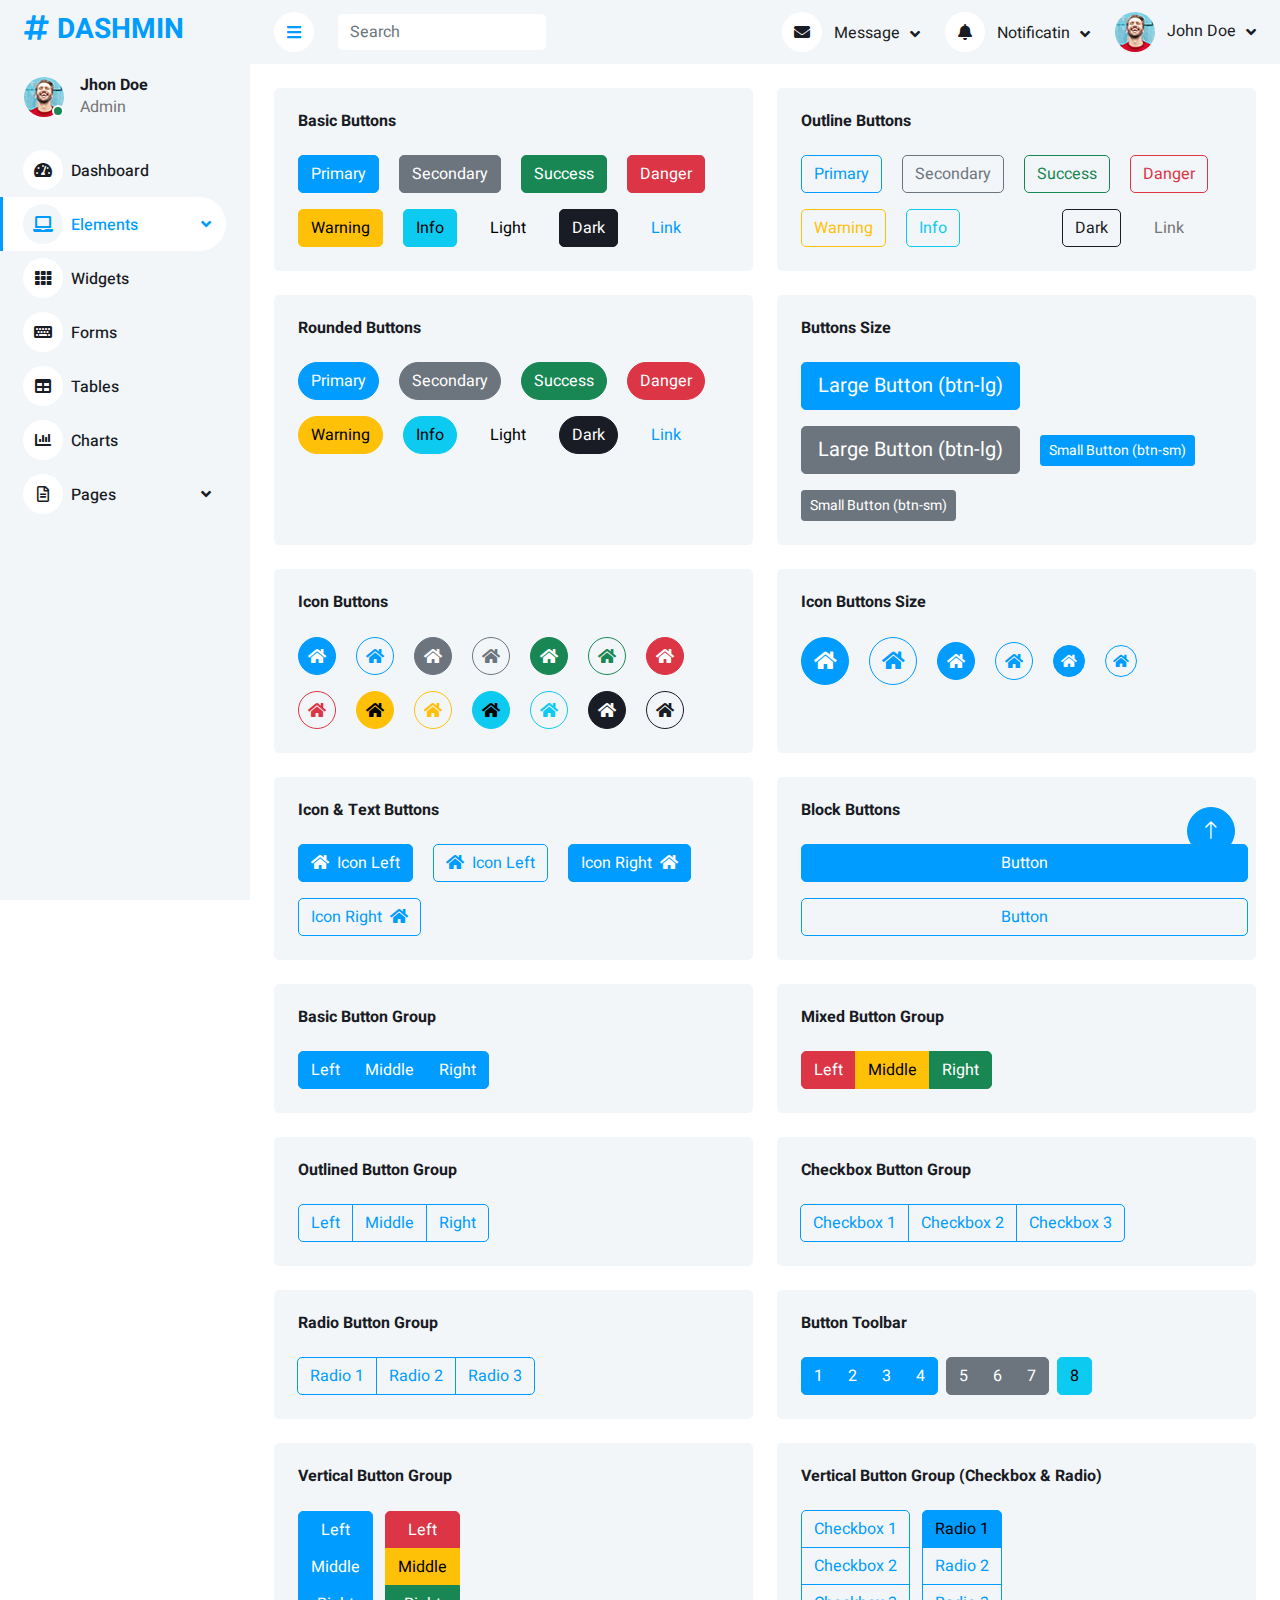
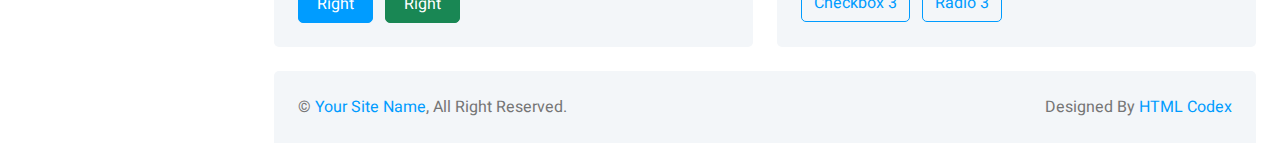
<file: Edukator.PresentationLayer/wwwroot/dashmin-1.0.0/button.html>
<!DOCTYPE html>
<html lang="en">

<head>
    <meta charset="utf-8">
    <title>DASHMIN - Bootstrap Admin Template</title>
    <meta content="width=device-width, initial-scale=1.0" name="viewport">
    <meta content="" name="keywords">
    <meta content="" name="description">

    <!-- Favicon -->
    <link href="img/favicon.ico" rel="icon">

    <!-- Google Web Fonts -->
    <link rel="preconnect" href="https://fonts.googleapis.com">
    <link rel="preconnect" href="https://fonts.gstatic.com" crossorigin>
    <link href="https://fonts.googleapis.com/css2?family=Heebo:wght@400;500;600;700&display=swap" rel="stylesheet">
    
    <!-- Icon Font Stylesheet -->
    <link href="https://cdnjs.cloudflare.com/ajax/libs/font-awesome/5.10.0/css/all.min.css" rel="stylesheet">
    <link href="https://cdn.jsdelivr.net/npm/bootstrap-icons@1.4.1/font/bootstrap-icons.css" rel="stylesheet">

    <!-- Libraries Stylesheet -->
    <link href="lib/owlcarousel/assets/owl.carousel.min.css" rel="stylesheet">
    <link href="lib/tempusdominus/css/tempusdominus-bootstrap-4.min.css" rel="stylesheet" />

    <!-- Customized Bootstrap Stylesheet -->
    <link href="css/bootstrap.min.css" rel="stylesheet">

    <!-- Template Stylesheet -->
    <link href="css/style.css" rel="stylesheet">
</head>

<body>
    <div class="container-xxl position-relative bg-white d-flex p-0">
        <!-- Spinner Start -->
        <div id="spinner" class="show bg-white position-fixed translate-middle w-100 vh-100 top-50 start-50 d-flex align-items-center justify-content-center">
            <div class="spinner-border text-primary" style="width: 3rem; height: 3rem;" role="status">
                <span class="sr-only">Loading...</span>
            </div>
        </div>
        <!-- Spinner End -->


        <!-- Sidebar Start -->
        <div class="sidebar pe-4 pb-3">
            <nav class="navbar bg-light navbar-light">
                <a href="index.html" class="navbar-brand mx-4 mb-3">
                    <h3 class="text-primary"><i class="fa fa-hashtag me-2"></i>DASHMIN</h3>
                </a>
                <div class="d-flex align-items-center ms-4 mb-4">
                    <div class="position-relative">
                        <img class="rounded-circle" src="img/user.jpg" alt="" style="width: 40px; height: 40px;">
                        <div class="bg-success rounded-circle border border-2 border-white position-absolute end-0 bottom-0 p-1"></div>
                    </div>
                    <div class="ms-3">
                        <h6 class="mb-0">Jhon Doe</h6>
                        <span>Admin</span>
                    </div>
                </div>
                <div class="navbar-nav w-100">
                    <a href="index.html" class="nav-item nav-link"><i class="fa fa-tachometer-alt me-2"></i>Dashboard</a>
                    <div class="nav-item dropdown">
                        <a href="#" class="nav-link dropdown-toggle active" data-bs-toggle="dropdown"><i class="fa fa-laptop me-2"></i>Elements</a>
                        <div class="dropdown-menu bg-transparent border-0">
                            <a href="button.html" class="dropdown-item active">Buttons</a>
                            <a href="typography.html" class="dropdown-item">Typography</a>
                            <a href="element.html" class="dropdown-item">Other Elements</a>
                        </div>
                    </div>
                    <a href="widget.html" class="nav-item nav-link"><i class="fa fa-th me-2"></i>Widgets</a>
                    <a href="form.html" class="nav-item nav-link"><i class="fa fa-keyboard me-2"></i>Forms</a>
                    <a href="table.html" class="nav-item nav-link"><i class="fa fa-table me-2"></i>Tables</a>
                    <a href="chart.html" class="nav-item nav-link"><i class="fa fa-chart-bar me-2"></i>Charts</a>
                    <div class="nav-item dropdown">
                        <a href="#" class="nav-link dropdown-toggle" data-bs-toggle="dropdown"><i class="far fa-file-alt me-2"></i>Pages</a>
                        <div class="dropdown-menu bg-transparent border-0">
                            <a href="signin.html" class="dropdown-item">Sign In</a>
                            <a href="signup.html" class="dropdown-item">Sign Up</a>
                            <a href="404.html" class="dropdown-item">404 Error</a>
                            <a href="blank.html" class="dropdown-item">Blank Page</a>
                        </div>
                    </div>
                </div>
            </nav>
        </div>
        <!-- Sidebar End -->


        <!-- Content Start -->
        <div class="content">
            <!-- Navbar Start -->
            <nav class="navbar navbar-expand bg-light navbar-light sticky-top px-4 py-0">
                <a href="index.html" class="navbar-brand d-flex d-lg-none me-4">
                    <h2 class="text-primary mb-0"><i class="fa fa-hashtag"></i></h2>
                </a>
                <a href="#" class="sidebar-toggler flex-shrink-0">
                    <i class="fa fa-bars"></i>
                </a>
                <form class="d-none d-md-flex ms-4">
                    <input class="form-control border-0" type="search" placeholder="Search">
                </form>
                <div class="navbar-nav align-items-center ms-auto">
                    <div class="nav-item dropdown">
                        <a href="#" class="nav-link dropdown-toggle" data-bs-toggle="dropdown">
                            <i class="fa fa-envelope me-lg-2"></i>
                            <span class="d-none d-lg-inline-flex">Message</span>
                        </a>
                        <div class="dropdown-menu dropdown-menu-end bg-light border-0 rounded-0 rounded-bottom m-0">
                            <a href="#" class="dropdown-item">
                                <div class="d-flex align-items-center">
                                    <img class="rounded-circle" src="img/user.jpg" alt="" style="width: 40px; height: 40px;">
                                    <div class="ms-2">
                                        <h6 class="fw-normal mb-0">Jhon send you a message</h6>
                                        <small>15 minutes ago</small>
                                    </div>
                                </div>
                            </a>
                            <hr class="dropdown-divider">
                            <a href="#" class="dropdown-item">
                                <div class="d-flex align-items-center">
                                    <img class="rounded-circle" src="img/user.jpg" alt="" style="width: 40px; height: 40px;">
                                    <div class="ms-2">
                                        <h6 class="fw-normal mb-0">Jhon send you a message</h6>
                                        <small>15 minutes ago</small>
                                    </div>
                                </div>
                            </a>
                            <hr class="dropdown-divider">
                            <a href="#" class="dropdown-item">
                                <div class="d-flex align-items-center">
                                    <img class="rounded-circle" src="img/user.jpg" alt="" style="width: 40px; height: 40px;">
                                    <div class="ms-2">
                                        <h6 class="fw-normal mb-0">Jhon send you a message</h6>
                                        <small>15 minutes ago</small>
                                    </div>
                                </div>
                            </a>
                            <hr class="dropdown-divider">
                            <a href="#" class="dropdown-item text-center">See all message</a>
                        </div>
                    </div>
                    <div class="nav-item dropdown">
                        <a href="#" class="nav-link dropdown-toggle" data-bs-toggle="dropdown">
                            <i class="fa fa-bell me-lg-2"></i>
                            <span class="d-none d-lg-inline-flex">Notificatin</span>
                        </a>
                        <div class="dropdown-menu dropdown-menu-end bg-light border-0 rounded-0 rounded-bottom m-0">
                            <a href="#" class="dropdown-item">
                                <h6 class="fw-normal mb-0">Profile updated</h6>
                                <small>15 minutes ago</small>
                            </a>
                            <hr class="dropdown-divider">
                            <a href="#" class="dropdown-item">
                                <h6 class="fw-normal mb-0">New user added</h6>
                                <small>15 minutes ago</small>
                            </a>
                            <hr class="dropdown-divider">
                            <a href="#" class="dropdown-item">
                                <h6 class="fw-normal mb-0">Password changed</h6>
                                <small>15 minutes ago</small>
                            </a>
                            <hr class="dropdown-divider">
                            <a href="#" class="dropdown-item text-center">See all notifications</a>
                        </div>
                    </div>
                    <div class="nav-item dropdown">
                        <a href="#" class="nav-link dropdown-toggle" data-bs-toggle="dropdown">
                            <img class="rounded-circle me-lg-2" src="img/user.jpg" alt="" style="width: 40px; height: 40px;">
                            <span class="d-none d-lg-inline-flex">John Doe</span>
                        </a>
                        <div class="dropdown-menu dropdown-menu-end bg-light border-0 rounded-0 rounded-bottom m-0">
                            <a href="#" class="dropdown-item">My Profile</a>
                            <a href="#" class="dropdown-item">Settings</a>
                            <a href="#" class="dropdown-item">Log Out</a>
                        </div>
                    </div>
                </div>
            </nav>
            <!-- Navbar End -->


            <!-- Button Start -->
            <div class="container-fluid pt-4 px-4">
                <div class="row g-4">
                    <div class="col-sm-12 col-xl-6">
                        <div class="bg-light rounded h-100 p-4">
                            <h6 class="mb-4">Basic Buttons</h6>
                            <div class="m-n2">
                                <button type="button" class="btn btn-primary m-2">Primary</button>
                                <button type="button" class="btn btn-secondary m-2">Secondary</button>
                                <button type="button" class="btn btn-success m-2">Success</button>
                                <button type="button" class="btn btn-danger m-2">Danger</button>
                                <button type="button" class="btn btn-warning m-2">Warning</button>
                                <button type="button" class="btn btn-info m-2">Info</button>
                                <button type="button" class="btn btn-light m-2">Light</button>
                                <button type="button" class="btn btn-dark m-2">Dark</button>
                                <button type="button" class="btn btn-link m-2">Link</button>
                            </div>
                        </div>
                    </div>
                    <div class="col-sm-12 col-xl-6">
                        <div class="bg-light rounded h-100 p-4">
                            <h6 class="mb-4">Outline Buttons</h6>
                            <div class="m-n2">
                                <button type="button" class="btn btn-outline-primary m-2">Primary</button>
                                <button type="button" class="btn btn-outline-secondary m-2">Secondary</button>
                                <button type="button" class="btn btn-outline-success m-2">Success</button>
                                <button type="button" class="btn btn-outline-danger m-2">Danger</button>
                                <button type="button" class="btn btn-outline-warning m-2">Warning</button>
                                <button type="button" class="btn btn-outline-info m-2">Info</button>
                                <button type="button" class="btn btn-outline-light m-2">Light</button>
                                <button type="button" class="btn btn-outline-dark m-2">Dark</button>
                                <button type="button" class="btn btn-outline-link m-2">Link</button>
                            </div>
                        </div>
                    </div>
                    <div class="col-sm-12 col-xl-6">
                        <div class="bg-light rounded h-100 p-4">
                            <h6 class="mb-4">Rounded Buttons</h6>
                            <div class="m-n2">
                                <button type="button" class="btn btn-primary rounded-pill m-2">Primary</button>
                                <button type="button" class="btn btn-secondary rounded-pill m-2">Secondary</button>
                                <button type="button" class="btn btn-success rounded-pill m-2">Success</button>
                                <button type="button" class="btn btn-danger rounded-pill m-2">Danger</button>
                                <button type="button" class="btn btn-warning rounded-pill m-2">Warning</button>
                                <button type="button" class="btn btn-info rounded-pill m-2">Info</button>
                                <button type="button" class="btn btn-light rounded-pill m-2">Light</button>
                                <button type="button" class="btn btn-dark rounded-pill m-2">Dark</button>
                                <button type="button" class="btn btn-link rounded-pill m-2">Link</button>
                            </div>
                        </div>
                    </div>
                    <div class="col-sm-12 col-xl-6">
                        <div class="bg-light rounded h-100 p-4">
                            <h6 class="mb-4">Buttons Size</h6>
                            <div class="m-n2">
                                <button type="button" class="btn btn-lg btn-primary m-2">Large Button (btn-lg)</button>
                                <button type="button" class="btn btn-lg btn-secondary m-2">Large Button (btn-lg)</button>
                                <button type="button" class="btn btn-sm btn-primary m-2">Small Button (btn-sm)</button>
                                <button type="button" class="btn btn-sm btn-secondary m-2">Small Button (btn-sm)</button>
                            </div>
                        </div>
                    </div>
                    <div class="col-sm-12 col-xl-6">
                        <div class="bg-light rounded h-100 p-4">
                            <h6 class="mb-4">Icon Buttons</h6>
                            <div class="m-n2">
                                <button type="button" class="btn btn-square btn-primary m-2"><i class="fa fa-home"></i></button>
                                <button type="button" class="btn btn-square btn-outline-primary m-2"><i class="fa fa-home"></i></button>
                                <button type="button" class="btn btn-square btn-secondary m-2"><i class="fa fa-home"></i></button>
                                <button type="button" class="btn btn-square btn-outline-secondary m-2"><i class="fa fa-home"></i></button>
                                <button type="button" class="btn btn-square btn-success m-2"><i class="fa fa-home"></i></button>
                                <button type="button" class="btn btn-square btn-outline-success m-2"><i class="fa fa-home"></i></button>
                                <button type="button" class="btn btn-square btn-danger m-2"><i class="fa fa-home"></i></button>
                                <button type="button" class="btn btn-square btn-outline-danger m-2"><i class="fa fa-home"></i></button>
                                <button type="button" class="btn btn-square btn-warning m-2"><i class="fa fa-home"></i></button>
                                <button type="button" class="btn btn-square btn-outline-warning m-2"><i class="fa fa-home"></i></button>
                                <button type="button" class="btn btn-square btn-info m-2"><i class="fa fa-home"></i></button>
                                <button type="button" class="btn btn-square btn-outline-info m-2"><i class="fa fa-home"></i></button>
                                <button type="button" class="btn btn-square btn-dark m-2"><i class="fa fa-home"></i></button>
                                <button type="button" class="btn btn-square btn-outline-dark m-2"><i class="fa fa-home"></i></button>
                            </div>
                        </div>
                    </div>
                    <div class="col-sm-12 col-xl-6">
                        <div class="bg-light rounded h-100 p-4">
                            <h6 class="mb-4">Icon Buttons Size</h6>
                            <div class="m-n2">
                                <button type="button" class="btn btn-lg btn-lg-square btn-primary m-2"><i class="fa fa-home"></i></button>
                                <button type="button" class="btn btn-lg btn-lg-square btn-outline-primary m-2"><i class="fa fa-home"></i></button>
                                <button type="button" class="btn btn-square btn-primary m-2"><i class="fa fa-home"></i></button>
                                <button type="button" class="btn btn-square btn-outline-primary m-2"><i class="fa fa-home"></i></button>
                                <button type="button" class="btn btn-sm btn-sm-square btn-primary m-2"><i class="fa fa-home"></i></button>
                                <button type="button" class="btn btn-sm btn-sm-square btn-outline-primary m-2"><i class="fa fa-home"></i></button>
                            </div>
                        </div>
                    </div>
                    <div class="col-sm-12 col-xl-6">
                        <div class="bg-light rounded h-100 p-4">
                            <h6 class="mb-4">Icon & Text Buttons</h6>
                            <div class="m-n2">
                                <button type="button" class="btn btn-primary m-2"><i class="fa fa-home me-2"></i>Icon Left</button>
                                <button type="button" class="btn btn-outline-primary m-2"><i class="fa fa-home me-2"></i>Icon Left</button>
                                <button type="button" class="btn btn-primary m-2">Icon Right<i class="fa fa-home ms-2"></i></button>
                                <button type="button" class="btn btn-outline-primary m-2">Icon Right<i class="fa fa-home ms-2"></i></button>
                            </div>
                        </div>
                    </div>
                    <div class="col-sm-12 col-xl-6">
                        <div class="bg-light rounded h-100 p-4">
                            <h6 class="mb-4">Block Buttons</h6>
                            <div class="m-n2">
                                <button class="btn btn-primary w-100 m-2" type="button">Button</button>
                                <button class="btn btn-outline-primary w-100 m-2" type="button">Button</button>
                            </div>
                        </div>
                    </div>
                    <div class="col-sm-12 col-xl-6">
                        <div class="bg-light rounded h-100 p-4">
                            <h6 class="mb-4">Basic Button Group</h6>
                            <div class="btn-group" role="group">
                                <button type="button" class="btn btn-primary">Left</button>
                                <button type="button" class="btn btn-primary">Middle</button>
                                <button type="button" class="btn btn-primary">Right</button>
                            </div>
                        </div>
                    </div>
                    <div class="col-sm-12 col-xl-6">
                        <div class="bg-light rounded h-100 p-4">
                            <h6 class="mb-4">Mixed Button Group</h6>
                            <div class="btn-group" role="group">
                                <button type="button" class="btn btn-danger">Left</button>
                                <button type="button" class="btn btn-warning">Middle</button>
                                <button type="button" class="btn btn-success">Right</button>
                            </div>
                        </div>
                    </div>
                    <div class="col-sm-12 col-xl-6">
                        <div class="bg-light rounded h-100 p-4">
                            <h6 class="mb-4">Outlined Button Group</h6>
                            <div class="btn-group" role="group">
                                <button type="button" class="btn btn-outline-primary">Left</button>
                                <button type="button" class="btn btn-outline-primary">Middle</button>
                                <button type="button" class="btn btn-outline-primary">Right</button>
                            </div>
                        </div>
                    </div>
                    <div class="col-sm-12 col-xl-6">
                        <div class="bg-light rounded h-100 p-4">
                            <h6 class="mb-4">Checkbox Button Group</h6>
                            <div class="btn-group" role="group">
                                <input type="checkbox" class="btn-check" id="btncheck1" autocomplete="off">
                                <label class="btn btn-outline-primary" for="btncheck1">Checkbox 1</label>

                                <input type="checkbox" class="btn-check" id="btncheck2" autocomplete="off">
                                <label class="btn btn-outline-primary" for="btncheck2">Checkbox 2</label>

                                <input type="checkbox" class="btn-check" id="btncheck3" autocomplete="off">
                                <label class="btn btn-outline-primary" for="btncheck3">Checkbox 3</label>
                            </div>
                        </div>
                    </div>
                    <div class="col-sm-12 col-xl-6">
                        <div class="bg-light rounded h-100 p-4">
                            <h6 class="mb-4">Radio Button Group</h6>
                            <div class="btn-group" role="group">
                                <input type="radio" class="btn-check" name="btnradio" id="btnradio1" autocomplete="off"
                                    checked>
                                <label class="btn btn-outline-primary" for="btnradio1">Radio 1</label>

                                <input type="radio" class="btn-check" name="btnradio" id="btnradio2" autocomplete="off">
                                <label class="btn btn-outline-primary" for="btnradio2">Radio 2</label>

                                <input type="radio" class="btn-check" name="btnradio" id="btnradio3" autocomplete="off">
                                <label class="btn btn-outline-primary" for="btnradio3">Radio 3</label>
                            </div>
                        </div>
                    </div>
                    <div class="col-sm-12 col-xl-6">
                        <div class="bg-light rounded h-100 p-4">
                            <h6 class="mb-4">Button Toolbar</h6>
                            <div class="btn-toolbar" role="toolbar">
                                <div class="btn-group me-2" role="group" aria-label="First group">
                                    <button type="button" class="btn btn-primary">1</button>
                                    <button type="button" class="btn btn-primary">2</button>
                                    <button type="button" class="btn btn-primary">3</button>
                                    <button type="button" class="btn btn-primary">4</button>
                                </div>
                                <div class="btn-group me-2" role="group" aria-label="Second group">
                                    <button type="button" class="btn btn-secondary">5</button>
                                    <button type="button" class="btn btn-secondary">6</button>
                                    <button type="button" class="btn btn-secondary">7</button>
                                </div>
                                <div class="btn-group" role="group" aria-label="Third group">
                                    <button type="button" class="btn btn-info">8</button>
                                </div>
                            </div>
                        </div>
                    </div>
                    <div class="col-sm-12 col-xl-6">
                        <div class="bg-light rounded h-100 p-4">
                            <h6 class="mb-4">Vertical Button Group</h6>
                            <div class="btn-group-vertical me-2" role="group">
                                <button type="button" class="btn btn-primary">Left</button>
                                <button type="button" class="btn btn-primary">Middle</button>
                                <button type="button" class="btn btn-primary">Right</button>
                            </div>
                            <div class="btn-group-vertical" role="group">
                                <button type="button" class="btn btn-danger">Left</button>
                                <button type="button" class="btn btn-warning">Middle</button>
                                <button type="button" class="btn btn-success">Right</button>
                            </div>
                        </div>
                    </div>
                    <div class="col-sm-12 col-xl-6">
                        <div class="bg-light rounded h-100 p-4">
                            <h6 class="mb-4">Vertical Button Group (Checkbox & Radio)</h6>
                            <div class="btn-group-vertical me-2" role="group">
                                <input type="checkbox" class="btn-check" id="btncheck1" autocomplete="off">
                                <label class="btn btn-outline-primary" for="btncheck1">Checkbox 1</label>

                                <input type="checkbox" class="btn-check" id="btncheck2" autocomplete="off">
                                <label class="btn btn-outline-primary" for="btncheck2">Checkbox 2</label>

                                <input type="checkbox" class="btn-check" id="btncheck3" autocomplete="off">
                                <label class="btn btn-outline-primary" for="btncheck3">Checkbox 3</label>
                            </div>
                            <div class="btn-group-vertical" role="group">
                                <input type="radio" class="btn-check" name="btnradio" id="btnradio1" autocomplete="off"
                                    checked>
                                <label class="btn btn-outline-primary" for="btnradio1">Radio 1</label>

                                <input type="radio" class="btn-check" name="btnradio" id="btnradio2" autocomplete="off">
                                <label class="btn btn-outline-primary" for="btnradio2">Radio 2</label>

                                <input type="radio" class="btn-check" name="btnradio" id="btnradio3" autocomplete="off">
                                <label class="btn btn-outline-primary" for="btnradio3">Radio 3</label>
                            </div>
                        </div>
                    </div>
                </div>
            </div>
            <!-- Button End -->


            <!-- Footer Start -->
            <div class="container-fluid pt-4 px-4">
                <div class="bg-light rounded-top p-4">
                    <div class="row">
                        <div class="col-12 col-sm-6 text-center text-sm-start">
                            &copy; <a href="#">Your Site Name</a>, All Right Reserved. 
                        </div>
                        <div class="col-12 col-sm-6 text-center text-sm-end">
                            <!--/*** This template is free as long as you keep the footer author’s credit link/attribution link/backlink. If you'd like to use the template without the footer author’s credit link/attribution link/backlink, you can purchase the Credit Removal License from "https://htmlcodex.com/credit-removal". Thank you for your support. ***/-->
                            Designed By <a href="https://htmlcodex.com">HTML Codex</a>
                        </div>
                    </div>
                </div>
            </div>
            <!-- Footer End -->
        </div>
        <!-- Content End -->


        <!-- Back to Top -->
        <a href="#" class="btn btn-lg btn-primary btn-lg-square back-to-top"><i class="bi bi-arrow-up"></i></a>
    </div>

    <!-- JavaScript Libraries -->
    <script src="https://code.jquery.com/jquery-3.4.1.min.js"></script>
    <script src="https://cdn.jsdelivr.net/npm/bootstrap@5.0.0/dist/js/bootstrap.bundle.min.js"></script>
    <script src="lib/chart/chart.min.js"></script>
    <script src="lib/easing/easing.min.js"></script>
    <script src="lib/waypoints/waypoints.min.js"></script>
    <script src="lib/owlcarousel/owl.carousel.min.js"></script>
    <script src="lib/tempusdominus/js/moment.min.js"></script>
    <script src="lib/tempusdominus/js/moment-timezone.min.js"></script>
    <script src="lib/tempusdominus/js/tempusdominus-bootstrap-4.min.js"></script>

    <!-- Template Javascript -->
    <script src="js/main.js"></script>
</body>

</html>
</file>
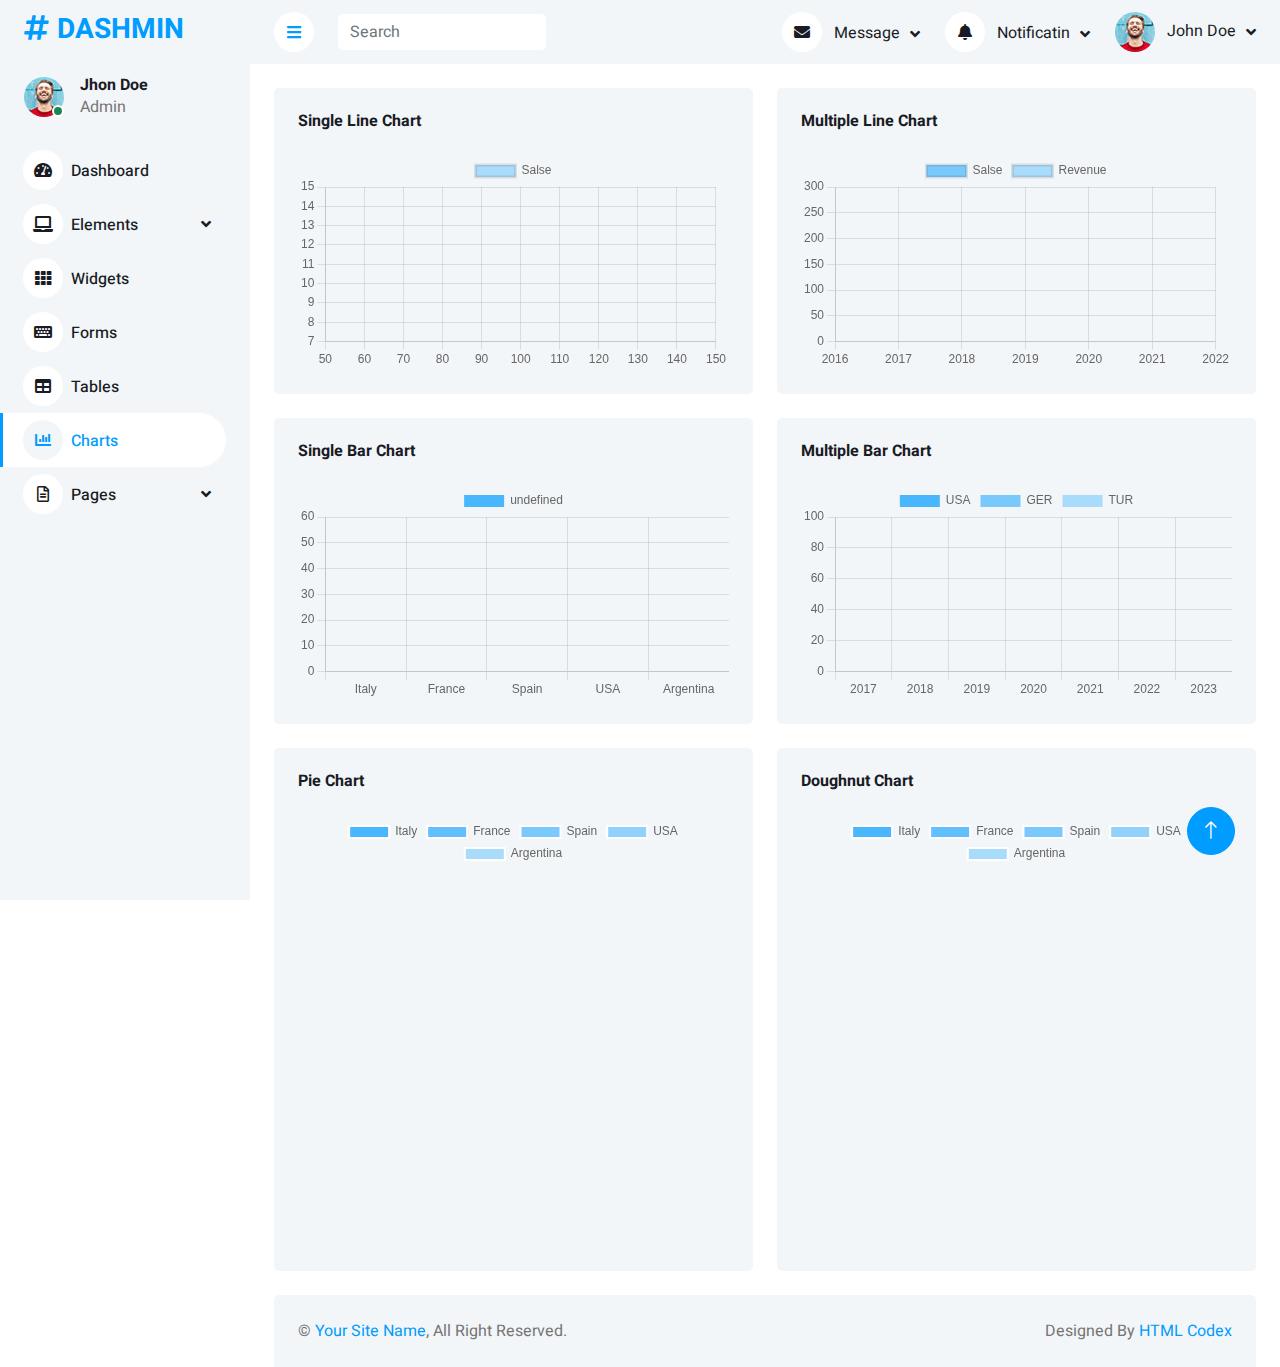
<file: Edukator.PresentationLayer/wwwroot/dashmin-1.0.0/chart.html>
<!DOCTYPE html>
<html lang="en">

<head>
    <meta charset="utf-8">
    <title>DASHMIN - Bootstrap Admin Template</title>
    <meta content="width=device-width, initial-scale=1.0" name="viewport">
    <meta content="" name="keywords">
    <meta content="" name="description">

    <!-- Favicon -->
    <link href="img/favicon.ico" rel="icon">

    <!-- Google Web Fonts -->
    <link rel="preconnect" href="https://fonts.googleapis.com">
    <link rel="preconnect" href="https://fonts.gstatic.com" crossorigin>
    <link href="https://fonts.googleapis.com/css2?family=Heebo:wght@400;500;600;700&display=swap" rel="stylesheet">
    
    <!-- Icon Font Stylesheet -->
    <link href="https://cdnjs.cloudflare.com/ajax/libs/font-awesome/5.10.0/css/all.min.css" rel="stylesheet">
    <link href="https://cdn.jsdelivr.net/npm/bootstrap-icons@1.4.1/font/bootstrap-icons.css" rel="stylesheet">

    <!-- Libraries Stylesheet -->
    <link href="lib/owlcarousel/assets/owl.carousel.min.css" rel="stylesheet">
    <link href="lib/tempusdominus/css/tempusdominus-bootstrap-4.min.css" rel="stylesheet" />

    <!-- Customized Bootstrap Stylesheet -->
    <link href="css/bootstrap.min.css" rel="stylesheet">

    <!-- Template Stylesheet -->
    <link href="css/style.css" rel="stylesheet">
</head>

<body>
    <div class="container-xxl position-relative bg-white d-flex p-0">
        <!-- Spinner Start -->
        <div id="spinner" class="show bg-white position-fixed translate-middle w-100 vh-100 top-50 start-50 d-flex align-items-center justify-content-center">
            <div class="spinner-border text-primary" style="width: 3rem; height: 3rem;" role="status">
                <span class="sr-only">Loading...</span>
            </div>
        </div>
        <!-- Spinner End -->


        <!-- Sidebar Start -->
        <div class="sidebar pe-4 pb-3">
            <nav class="navbar bg-light navbar-light">
                <a href="index.html" class="navbar-brand mx-4 mb-3">
                    <h3 class="text-primary"><i class="fa fa-hashtag me-2"></i>DASHMIN</h3>
                </a>
                <div class="d-flex align-items-center ms-4 mb-4">
                    <div class="position-relative">
                        <img class="rounded-circle" src="img/user.jpg" alt="" style="width: 40px; height: 40px;">
                        <div class="bg-success rounded-circle border border-2 border-white position-absolute end-0 bottom-0 p-1"></div>
                    </div>
                    <div class="ms-3">
                        <h6 class="mb-0">Jhon Doe</h6>
                        <span>Admin</span>
                    </div>
                </div>
                <div class="navbar-nav w-100">
                    <a href="index.html" class="nav-item nav-link"><i class="fa fa-tachometer-alt me-2"></i>Dashboard</a>
                    <div class="nav-item dropdown">
                        <a href="#" class="nav-link dropdown-toggle" data-bs-toggle="dropdown"><i class="fa fa-laptop me-2"></i>Elements</a>
                        <div class="dropdown-menu bg-transparent border-0">
                            <a href="button.html" class="dropdown-item">Buttons</a>
                            <a href="typography.html" class="dropdown-item">Typography</a>
                            <a href="element.html" class="dropdown-item">Other Elements</a>
                        </div>
                    </div>
                    <a href="widget.html" class="nav-item nav-link"><i class="fa fa-th me-2"></i>Widgets</a>
                    <a href="form.html" class="nav-item nav-link"><i class="fa fa-keyboard me-2"></i>Forms</a>
                    <a href="table.html" class="nav-item nav-link"><i class="fa fa-table me-2"></i>Tables</a>
                    <a href="chart.html" class="nav-item nav-link active"><i class="fa fa-chart-bar me-2"></i>Charts</a>
                    <div class="nav-item dropdown">
                        <a href="#" class="nav-link dropdown-toggle" data-bs-toggle="dropdown"><i class="far fa-file-alt me-2"></i>Pages</a>
                        <div class="dropdown-menu bg-transparent border-0">
                            <a href="signin.html" class="dropdown-item">Sign In</a>
                            <a href="signup.html" class="dropdown-item">Sign Up</a>
                            <a href="404.html" class="dropdown-item">404 Error</a>
                            <a href="blank.html" class="dropdown-item">Blank Page</a>
                        </div>
                    </div>
                </div>
            </nav>
        </div>
        <!-- Sidebar End -->


        <!-- Content Start -->
        <div class="content">
            <!-- Navbar Start -->
            <nav class="navbar navbar-expand bg-light navbar-light sticky-top px-4 py-0">
                <a href="index.html" class="navbar-brand d-flex d-lg-none me-4">
                    <h2 class="text-primary mb-0"><i class="fa fa-hashtag"></i></h2>
                </a>
                <a href="#" class="sidebar-toggler flex-shrink-0">
                    <i class="fa fa-bars"></i>
                </a>
                <form class="d-none d-md-flex ms-4">
                    <input class="form-control border-0" type="search" placeholder="Search">
                </form>
                <div class="navbar-nav align-items-center ms-auto">
                    <div class="nav-item dropdown">
                        <a href="#" class="nav-link dropdown-toggle" data-bs-toggle="dropdown">
                            <i class="fa fa-envelope me-lg-2"></i>
                            <span class="d-none d-lg-inline-flex">Message</span>
                        </a>
                        <div class="dropdown-menu dropdown-menu-end bg-light border-0 rounded-0 rounded-bottom m-0">
                            <a href="#" class="dropdown-item">
                                <div class="d-flex align-items-center">
                                    <img class="rounded-circle" src="img/user.jpg" alt="" style="width: 40px; height: 40px;">
                                    <div class="ms-2">
                                        <h6 class="fw-normal mb-0">Jhon send you a message</h6>
                                        <small>15 minutes ago</small>
                                    </div>
                                </div>
                            </a>
                            <hr class="dropdown-divider">
                            <a href="#" class="dropdown-item">
                                <div class="d-flex align-items-center">
                                    <img class="rounded-circle" src="img/user.jpg" alt="" style="width: 40px; height: 40px;">
                                    <div class="ms-2">
                                        <h6 class="fw-normal mb-0">Jhon send you a message</h6>
                                        <small>15 minutes ago</small>
                                    </div>
                                </div>
                            </a>
                            <hr class="dropdown-divider">
                            <a href="#" class="dropdown-item">
                                <div class="d-flex align-items-center">
                                    <img class="rounded-circle" src="img/user.jpg" alt="" style="width: 40px; height: 40px;">
                                    <div class="ms-2">
                                        <h6 class="fw-normal mb-0">Jhon send you a message</h6>
                                        <small>15 minutes ago</small>
                                    </div>
                                </div>
                            </a>
                            <hr class="dropdown-divider">
                            <a href="#" class="dropdown-item text-center">See all message</a>
                        </div>
                    </div>
                    <div class="nav-item dropdown">
                        <a href="#" class="nav-link dropdown-toggle" data-bs-toggle="dropdown">
                            <i class="fa fa-bell me-lg-2"></i>
                            <span class="d-none d-lg-inline-flex">Notificatin</span>
                        </a>
                        <div class="dropdown-menu dropdown-menu-end bg-light border-0 rounded-0 rounded-bottom m-0">
                            <a href="#" class="dropdown-item">
                                <h6 class="fw-normal mb-0">Profile updated</h6>
                                <small>15 minutes ago</small>
                            </a>
                            <hr class="dropdown-divider">
                            <a href="#" class="dropdown-item">
                                <h6 class="fw-normal mb-0">New user added</h6>
                                <small>15 minutes ago</small>
                            </a>
                            <hr class="dropdown-divider">
                            <a href="#" class="dropdown-item">
                                <h6 class="fw-normal mb-0">Password changed</h6>
                                <small>15 minutes ago</small>
                            </a>
                            <hr class="dropdown-divider">
                            <a href="#" class="dropdown-item text-center">See all notifications</a>
                        </div>
                    </div>
                    <div class="nav-item dropdown">
                        <a href="#" class="nav-link dropdown-toggle" data-bs-toggle="dropdown">
                            <img class="rounded-circle me-lg-2" src="img/user.jpg" alt="" style="width: 40px; height: 40px;">
                            <span class="d-none d-lg-inline-flex">John Doe</span>
                        </a>
                        <div class="dropdown-menu dropdown-menu-end bg-light border-0 rounded-0 rounded-bottom m-0">
                            <a href="#" class="dropdown-item">My Profile</a>
                            <a href="#" class="dropdown-item">Settings</a>
                            <a href="#" class="dropdown-item">Log Out</a>
                        </div>
                    </div>
                </div>
            </nav>
            <!-- Navbar End -->


            <!-- Chart Start -->
            <div class="container-fluid pt-4 px-4">
                <div class="row g-4">
                    <div class="col-sm-12 col-xl-6">
                        <div class="bg-light rounded h-100 p-4">
                            <h6 class="mb-4">Single Line Chart</h6>
                            <canvas id="line-chart"></canvas>
                        </div>
                    </div>
                    <div class="col-sm-12 col-xl-6">
                        <div class="bg-light rounded h-100 p-4">
                            <h6 class="mb-4">Multiple Line Chart</h6>
                            <canvas id="salse-revenue"></canvas>
                        </div>
                    </div>
                    <div class="col-sm-12 col-xl-6">
                        <div class="bg-light rounded h-100 p-4">
                            <h6 class="mb-4">Single Bar Chart</h6>
                            <canvas id="bar-chart"></canvas>
                        </div>
                    </div>
                    <div class="col-sm-12 col-xl-6">
                        <div class="bg-light rounded h-100 p-4">
                            <h6 class="mb-4">Multiple Bar Chart</h6>
                            <canvas id="worldwide-sales"></canvas>
                        </div>
                    </div>
                    <div class="col-sm-12 col-xl-6">
                        <div class="bg-light rounded h-100 p-4">
                            <h6 class="mb-4">Pie Chart</h6>
                            <canvas id="pie-chart"></canvas>
                        </div>
                    </div>
                    <div class="col-sm-12 col-xl-6">
                        <div class="bg-light rounded h-100 p-4">
                            <h6 class="mb-4">Doughnut Chart</h6>
                            <canvas id="doughnut-chart"></canvas>
                        </div>
                    </div>
                </div>
            </div>
            <!-- Chart End -->


            <!-- Footer Start -->
            <div class="container-fluid pt-4 px-4">
                <div class="bg-light rounded-top p-4">
                    <div class="row">
                        <div class="col-12 col-sm-6 text-center text-sm-start">
                            &copy; <a href="#">Your Site Name</a>, All Right Reserved. 
                        </div>
                        <div class="col-12 col-sm-6 text-center text-sm-end">
                            <!--/*** This template is free as long as you keep the footer author’s credit link/attribution link/backlink. If you'd like to use the template without the footer author’s credit link/attribution link/backlink, you can purchase the Credit Removal License from "https://htmlcodex.com/credit-removal". Thank you for your support. ***/-->
                            Designed By <a href="https://htmlcodex.com">HTML Codex</a>
                        </div>
                    </div>
                </div>
            </div>
            <!-- Footer End -->
        </div>
        <!-- Content End -->


        <!-- Back to Top -->
        <a href="#" class="btn btn-lg btn-primary btn-lg-square back-to-top"><i class="bi bi-arrow-up"></i></a>
    </div>

    <!-- JavaScript Libraries -->
    <script src="https://code.jquery.com/jquery-3.4.1.min.js"></script>
    <script src="https://cdn.jsdelivr.net/npm/bootstrap@5.0.0/dist/js/bootstrap.bundle.min.js"></script>
    <script src="lib/chart/chart.min.js"></script>
    <script src="lib/easing/easing.min.js"></script>
    <script src="lib/waypoints/waypoints.min.js"></script>
    <script src="lib/owlcarousel/owl.carousel.min.js"></script>
    <script src="lib/tempusdominus/js/moment.min.js"></script>
    <script src="lib/tempusdominus/js/moment-timezone.min.js"></script>
    <script src="lib/tempusdominus/js/tempusdominus-bootstrap-4.min.js"></script>

    <!-- Template Javascript -->
    <script src="js/main.js"></script>
</body>

</html>
</file>
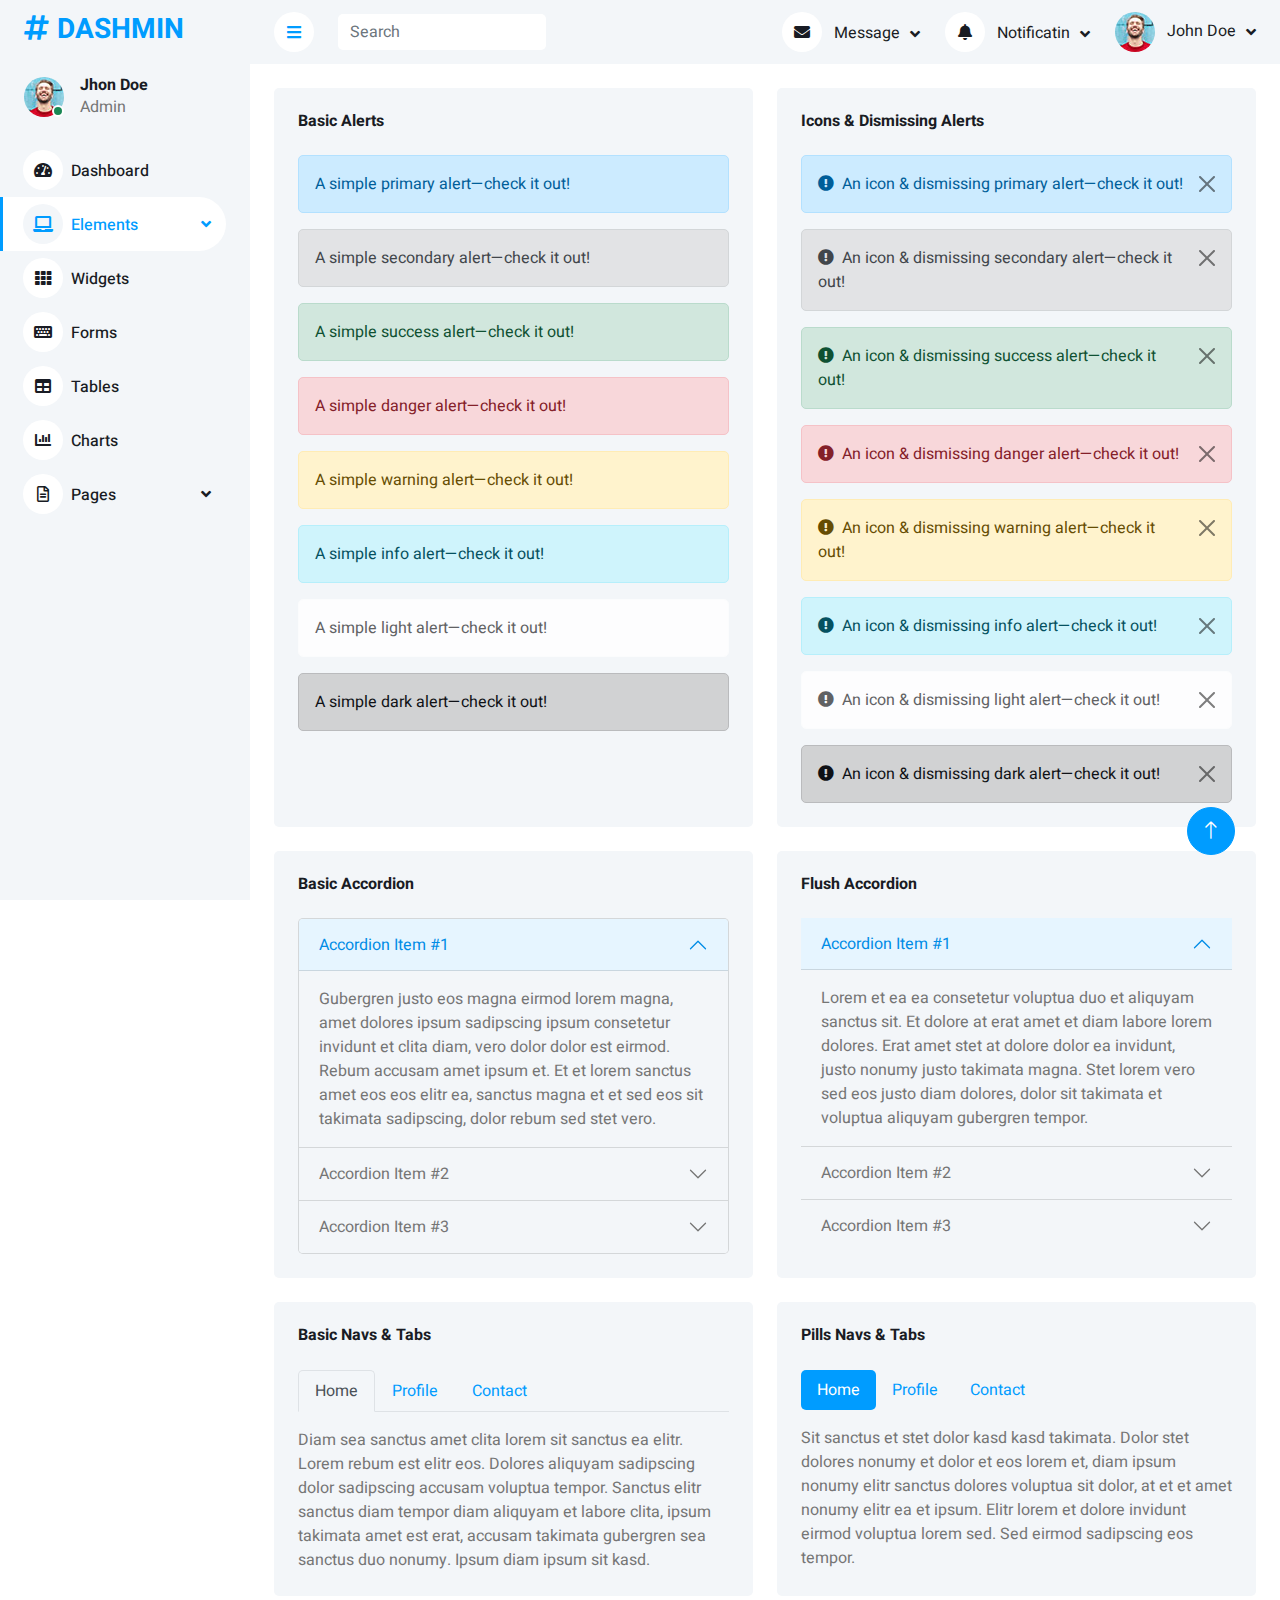
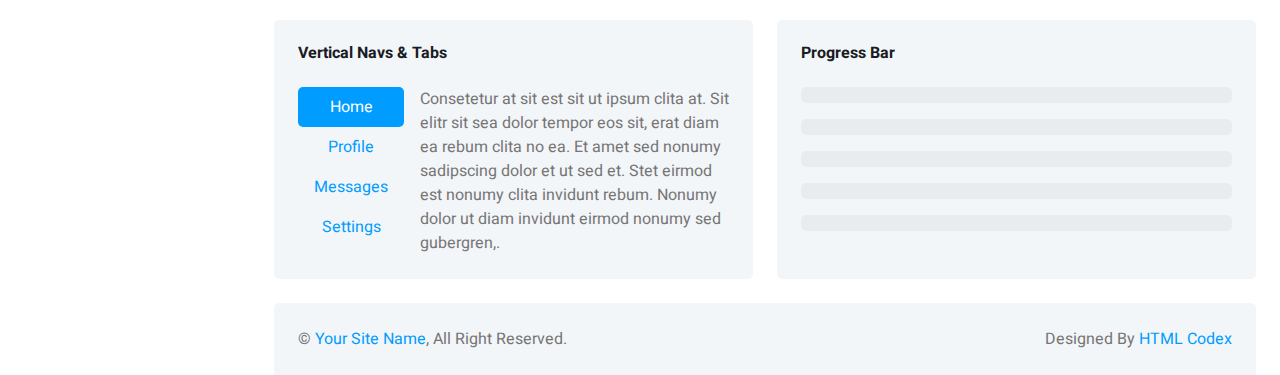
<file: Edukator.PresentationLayer/wwwroot/dashmin-1.0.0/element.html>
<!DOCTYPE html>
<html lang="en">

<head>
    <meta charset="utf-8">
    <title>DASHMIN - Bootstrap Admin Template</title>
    <meta content="width=device-width, initial-scale=1.0" name="viewport">
    <meta content="" name="keywords">
    <meta content="" name="description">

    <!-- Favicon -->
    <link href="img/favicon.ico" rel="icon">

    <!-- Google Web Fonts -->
    <link rel="preconnect" href="https://fonts.googleapis.com">
    <link rel="preconnect" href="https://fonts.gstatic.com" crossorigin>
    <link href="https://fonts.googleapis.com/css2?family=Heebo:wght@400;500;600;700&display=swap" rel="stylesheet">
    
    <!-- Icon Font Stylesheet -->
    <link href="https://cdnjs.cloudflare.com/ajax/libs/font-awesome/5.10.0/css/all.min.css" rel="stylesheet">
    <link href="https://cdn.jsdelivr.net/npm/bootstrap-icons@1.4.1/font/bootstrap-icons.css" rel="stylesheet">

    <!-- Libraries Stylesheet -->
    <link href="lib/owlcarousel/assets/owl.carousel.min.css" rel="stylesheet">
    <link href="lib/tempusdominus/css/tempusdominus-bootstrap-4.min.css" rel="stylesheet" />

    <!-- Customized Bootstrap Stylesheet -->
    <link href="css/bootstrap.min.css" rel="stylesheet">

    <!-- Template Stylesheet -->
    <link href="css/style.css" rel="stylesheet">
</head>

<body>
    <div class="container-xxl position-relative bg-white d-flex p-0">
        <!-- Spinner Start -->
        <div id="spinner" class="show bg-white position-fixed translate-middle w-100 vh-100 top-50 start-50 d-flex align-items-center justify-content-center">
            <div class="spinner-border text-primary" style="width: 3rem; height: 3rem;" role="status">
                <span class="sr-only">Loading...</span>
            </div>
        </div>
        <!-- Spinner End -->


        <!-- Sidebar Start -->
        <div class="sidebar pe-4 pb-3">
            <nav class="navbar bg-light navbar-light">
                <a href="index.html" class="navbar-brand mx-4 mb-3">
                    <h3 class="text-primary"><i class="fa fa-hashtag me-2"></i>DASHMIN</h3>
                </a>
                <div class="d-flex align-items-center ms-4 mb-4">
                    <div class="position-relative">
                        <img class="rounded-circle" src="img/user.jpg" alt="" style="width: 40px; height: 40px;">
                        <div class="bg-success rounded-circle border border-2 border-white position-absolute end-0 bottom-0 p-1"></div>
                    </div>
                    <div class="ms-3">
                        <h6 class="mb-0">Jhon Doe</h6>
                        <span>Admin</span>
                    </div>
                </div>
                <div class="navbar-nav w-100">
                    <a href="index.html" class="nav-item nav-link"><i class="fa fa-tachometer-alt me-2"></i>Dashboard</a>
                    <div class="nav-item dropdown">
                        <a href="#" class="nav-link dropdown-toggle active" data-bs-toggle="dropdown"><i class="fa fa-laptop me-2"></i>Elements</a>
                        <div class="dropdown-menu bg-transparent border-0">
                            <a href="button.html" class="dropdown-item">Buttons</a>
                            <a href="typography.html" class="dropdown-item">Typography</a>
                            <a href="element.html" class="dropdown-item active">Other Elements</a>
                        </div>
                    </div>
                    <a href="widget.html" class="nav-item nav-link"><i class="fa fa-th me-2"></i>Widgets</a>
                    <a href="form.html" class="nav-item nav-link"><i class="fa fa-keyboard me-2"></i>Forms</a>
                    <a href="table.html" class="nav-item nav-link"><i class="fa fa-table me-2"></i>Tables</a>
                    <a href="chart.html" class="nav-item nav-link"><i class="fa fa-chart-bar me-2"></i>Charts</a>
                    <div class="nav-item dropdown">
                        <a href="#" class="nav-link dropdown-toggle" data-bs-toggle="dropdown"><i class="far fa-file-alt me-2"></i>Pages</a>
                        <div class="dropdown-menu bg-transparent border-0">
                            <a href="signin.html" class="dropdown-item">Sign In</a>
                            <a href="signup.html" class="dropdown-item">Sign Up</a>
                            <a href="404.html" class="dropdown-item">404 Error</a>
                            <a href="blank.html" class="dropdown-item">Blank Page</a>
                        </div>
                    </div>
                </div>
            </nav>
        </div>
        <!-- Sidebar End -->


        <!-- Content Start -->
        <div class="content">
            <!-- Navbar Start -->
            <nav class="navbar navbar-expand bg-light navbar-light sticky-top px-4 py-0">
                <a href="index.html" class="navbar-brand d-flex d-lg-none me-4">
                    <h2 class="text-primary mb-0"><i class="fa fa-hashtag"></i></h2>
                </a>
                <a href="#" class="sidebar-toggler flex-shrink-0">
                    <i class="fa fa-bars"></i>
                </a>
                <form class="d-none d-md-flex ms-4">
                    <input class="form-control border-0" type="search" placeholder="Search">
                </form>
                <div class="navbar-nav align-items-center ms-auto">
                    <div class="nav-item dropdown">
                        <a href="#" class="nav-link dropdown-toggle" data-bs-toggle="dropdown">
                            <i class="fa fa-envelope me-lg-2"></i>
                            <span class="d-none d-lg-inline-flex">Message</span>
                        </a>
                        <div class="dropdown-menu dropdown-menu-end bg-light border-0 rounded-0 rounded-bottom m-0">
                            <a href="#" class="dropdown-item">
                                <div class="d-flex align-items-center">
                                    <img class="rounded-circle" src="img/user.jpg" alt="" style="width: 40px; height: 40px;">
                                    <div class="ms-2">
                                        <h6 class="fw-normal mb-0">Jhon send you a message</h6>
                                        <small>15 minutes ago</small>
                                    </div>
                                </div>
                            </a>
                            <hr class="dropdown-divider">
                            <a href="#" class="dropdown-item">
                                <div class="d-flex align-items-center">
                                    <img class="rounded-circle" src="img/user.jpg" alt="" style="width: 40px; height: 40px;">
                                    <div class="ms-2">
                                        <h6 class="fw-normal mb-0">Jhon send you a message</h6>
                                        <small>15 minutes ago</small>
                                    </div>
                                </div>
                            </a>
                            <hr class="dropdown-divider">
                            <a href="#" class="dropdown-item">
                                <div class="d-flex align-items-center">
                                    <img class="rounded-circle" src="img/user.jpg" alt="" style="width: 40px; height: 40px;">
                                    <div class="ms-2">
                                        <h6 class="fw-normal mb-0">Jhon send you a message</h6>
                                        <small>15 minutes ago</small>
                                    </div>
                                </div>
                            </a>
                            <hr class="dropdown-divider">
                            <a href="#" class="dropdown-item text-center">See all message</a>
                        </div>
                    </div>
                    <div class="nav-item dropdown">
                        <a href="#" class="nav-link dropdown-toggle" data-bs-toggle="dropdown">
                            <i class="fa fa-bell me-lg-2"></i>
                            <span class="d-none d-lg-inline-flex">Notificatin</span>
                        </a>
                        <div class="dropdown-menu dropdown-menu-end bg-light border-0 rounded-0 rounded-bottom m-0">
                            <a href="#" class="dropdown-item">
                                <h6 class="fw-normal mb-0">Profile updated</h6>
                                <small>15 minutes ago</small>
                            </a>
                            <hr class="dropdown-divider">
                            <a href="#" class="dropdown-item">
                                <h6 class="fw-normal mb-0">New user added</h6>
                                <small>15 minutes ago</small>
                            </a>
                            <hr class="dropdown-divider">
                            <a href="#" class="dropdown-item">
                                <h6 class="fw-normal mb-0">Password changed</h6>
                                <small>15 minutes ago</small>
                            </a>
                            <hr class="dropdown-divider">
                            <a href="#" class="dropdown-item text-center">See all notifications</a>
                        </div>
                    </div>
                    <div class="nav-item dropdown">
                        <a href="#" class="nav-link dropdown-toggle" data-bs-toggle="dropdown">
                            <img class="rounded-circle me-lg-2" src="img/user.jpg" alt="" style="width: 40px; height: 40px;">
                            <span class="d-none d-lg-inline-flex">John Doe</span>
                        </a>
                        <div class="dropdown-menu dropdown-menu-end bg-light border-0 rounded-0 rounded-bottom m-0">
                            <a href="#" class="dropdown-item">My Profile</a>
                            <a href="#" class="dropdown-item">Settings</a>
                            <a href="#" class="dropdown-item">Log Out</a>
                        </div>
                    </div>
                </div>
            </nav>
            <!-- Navbar End -->


            <!-- Other Elements Start -->
            <div class="container-fluid pt-4 px-4">
                <div class="row g-4">
                    <div class="col-sm-12 col-xl-6">
                        <div class="bg-light rounded h-100 p-4">
                            <h6 class="mb-4">Basic Alerts</h6>
                            <div class="alert alert-primary" role="alert">
                                A simple primary alert—check it out!
                            </div>
                            <div class="alert alert-secondary" role="alert">
                                A simple secondary alert—check it out!
                            </div>
                            <div class="alert alert-success" role="alert">
                                A simple success alert—check it out!
                            </div>
                            <div class="alert alert-danger" role="alert">
                                A simple danger alert—check it out!
                            </div>
                            <div class="alert alert-warning" role="alert">
                                A simple warning alert—check it out!
                            </div>
                            <div class="alert alert-info" role="alert">
                                A simple info alert—check it out!
                            </div>
                            <div class="alert alert-light" role="alert">
                                A simple light alert—check it out!
                            </div>
                            <div class="alert alert-dark mb-0" role="alert">
                                A simple dark alert—check it out!
                            </div>
                        </div>
                    </div>
                    <div class="col-sm-12 col-xl-6">
                        <div class="bg-light rounded h-100 p-4">
                            <h6 class="mb-4">Icons & Dismissing Alerts</h6>
                            <div class="alert alert-primary alert-dismissible fade show" role="alert">
                                <i class="fa fa-exclamation-circle me-2"></i>An icon & dismissing primary alert—check it out!
                                <button type="button" class="btn-close" data-bs-dismiss="alert" aria-label="Close"></button>
                            </div>
                            <div class="alert alert-secondary alert-dismissible fade show" role="alert">
                                <i class="fa fa-exclamation-circle me-2"></i>An icon & dismissing secondary alert—check it out!
                                <button type="button" class="btn-close" data-bs-dismiss="alert" aria-label="Close"></button>
                            </div>
                            <div class="alert alert-success alert-dismissible fade show" role="alert">
                                <i class="fa fa-exclamation-circle me-2"></i>An icon & dismissing success alert—check it out!
                                <button type="button" class="btn-close" data-bs-dismiss="alert" aria-label="Close"></button>
                            </div>
                            <div class="alert alert-danger alert-dismissible fade show" role="alert">
                                <i class="fa fa-exclamation-circle me-2"></i>An icon & dismissing danger alert—check it out!
                                <button type="button" class="btn-close" data-bs-dismiss="alert" aria-label="Close"></button>
                            </div>
                            <div class="alert alert-warning alert-dismissible fade show" role="alert">
                                <i class="fa fa-exclamation-circle me-2"></i>An icon & dismissing warning alert—check it out!
                                <button type="button" class="btn-close" data-bs-dismiss="alert" aria-label="Close"></button>
                            </div>
                            <div class="alert alert-info alert-dismissible fade show" role="alert">
                                <i class="fa fa-exclamation-circle me-2"></i>An icon & dismissing info alert—check it out!
                                <button type="button" class="btn-close" data-bs-dismiss="alert" aria-label="Close"></button>
                            </div>
                            <div class="alert alert-light alert-dismissible fade show" role="alert">
                                <i class="fa fa-exclamation-circle me-2"></i>An icon & dismissing light alert—check it out!
                                <button type="button" class="btn-close" data-bs-dismiss="alert" aria-label="Close"></button>
                            </div>
                            <div class="alert alert-dark alert-dismissible fade show mb-0" role="alert">
                                <i class="fa fa-exclamation-circle me-2"></i>An icon & dismissing dark alert—check it out!
                                <button type="button" class="btn-close" data-bs-dismiss="alert" aria-label="Close"></button>
                            </div>
                        </div>
                    </div>
                    <div class="col-sm-12 col-xl-6">
                        <div class="bg-light rounded h-100 p-4">
                            <h6 class="mb-4">Basic Accordion</h6>
                            <div class="accordion" id="accordionExample">
                                <div class="accordion-item">
                                    <h2 class="accordion-header" id="headingOne">
                                        <button class="accordion-button" type="button" data-bs-toggle="collapse"
                                            data-bs-target="#collapseOne" aria-expanded="true"
                                            aria-controls="collapseOne">
                                            Accordion Item #1
                                        </button>
                                    </h2>
                                    <div id="collapseOne" class="accordion-collapse collapse show"
                                        aria-labelledby="headingOne" data-bs-parent="#accordionExample">
                                        <div class="accordion-body">
                                            Gubergren justo eos magna eirmod lorem magna, amet dolores ipsum sadipscing ipsum consetetur invidunt et clita diam, vero dolor dolor est eirmod. Rebum accusam amet ipsum et. Et et lorem sanctus amet eos eos elitr ea, sanctus magna et et sed eos sit takimata sadipscing, dolor rebum sed stet vero.
                                        </div>
                                    </div>
                                </div>
                                <div class="accordion-item">
                                    <h2 class="accordion-header" id="headingTwo">
                                        <button class="accordion-button collapsed" type="button"
                                            data-bs-toggle="collapse" data-bs-target="#collapseTwo"
                                            aria-expanded="false" aria-controls="collapseTwo">
                                            Accordion Item #2
                                        </button>
                                    </h2>
                                    <div id="collapseTwo" class="accordion-collapse collapse"
                                        aria-labelledby="headingTwo" data-bs-parent="#accordionExample">
                                        <div class="accordion-body">
                                            Voluptua sit dolores consetetur ea et diam est et takimata. Et erat sadipscing dolores et stet diam ut ut diam, sit aliquyam no magna et dolore lorem dolor sit. Lorem lorem sed sed duo, eirmod sit diam ipsum sit erat, lorem sit dolor diam amet ea aliquyam tempor rebum invidunt,.
                                        </div>
                                    </div>
                                </div>
                                <div class="accordion-item">
                                    <h2 class="accordion-header" id="headingThree">
                                        <button class="accordion-button collapsed" type="button"
                                            data-bs-toggle="collapse" data-bs-target="#collapseThree"
                                            aria-expanded="false" aria-controls="collapseThree">
                                            Accordion Item #3
                                        </button>
                                    </h2>
                                    <div id="collapseThree" class="accordion-collapse collapse"
                                        aria-labelledby="headingThree" data-bs-parent="#accordionExample">
                                        <div class="accordion-body">
                                            Dolore eos dolor tempor justo sea eos amet eos kasd dolor, et diam tempor lorem dolores vero. Stet dolore gubergren nonumy diam. Consetetur sit takimata magna invidunt, dolore sea amet consetetur ea et rebum, invidunt et amet sit sea. Dolor eirmod sed magna sadipscing sadipscing lorem lorem sed, sit lorem.
                                        </div>
                                    </div>
                                </div>
                            </div>
                        </div>
                    </div>
                    <div class="col-sm-12 col-xl-6">
                        <div class="bg-light rounded h-100 p-4">
                            <h6 class="mb-4">Flush Accordion</h6>
                            <div class="accordion accordion-flush" id="accordionFlushExample">
                                <div class="accordion-item">
                                    <h2 class="accordion-header" id="flush-headingOne">
                                        <button class="accordion-button" type="button"
                                            data-bs-toggle="collapse" data-bs-target="#flush-collapseOne"
                                            aria-expanded="true" aria-controls="flush-collapseOne">
                                            Accordion Item #1
                                        </button>
                                    </h2>
                                    <div id="flush-collapseOne" class="accordion-collapse collapse show"
                                        aria-labelledby="flush-headingOne" data-bs-parent="#accordionFlushExample">
                                        <div class="accordion-body">
                                            Lorem et ea ea consetetur voluptua duo et aliquyam sanctus sit. Et dolore at erat amet et diam labore lorem dolores. Erat amet stet at dolore dolor ea invidunt, justo nonumy justo takimata magna. Stet lorem vero sed eos justo diam dolores, dolor sit takimata et voluptua aliquyam gubergren tempor.
                                        </div>
                                    </div>
                                </div>
                                <div class="accordion-item">
                                    <h2 class="accordion-header" id="flush-headingTwo">
                                        <button class="accordion-button collapsed" type="button"
                                            data-bs-toggle="collapse" data-bs-target="#flush-collapseTwo"
                                            aria-expanded="false" aria-controls="flush-collapseTwo">
                                            Accordion Item #2
                                        </button>
                                    </h2>
                                    <div id="flush-collapseTwo" class="accordion-collapse collapse"
                                        aria-labelledby="flush-headingTwo" data-bs-parent="#accordionFlushExample">
                                        <div class="accordion-body">
                                            Sea diam dolore aliquyam aliquyam diam et consetetur et. Accusam amet no invidunt invidunt et consetetur, magna ut nonumy kasd erat tempor dolor et. Diam magna dolor sed amet duo dolores magna vero. Amet sit sadipscing ea diam clita lorem sit. Vero et et et tempor diam. Ipsum eirmod sit.
                                        </div>
                                    </div>
                                </div>
                                <div class="accordion-item">
                                    <h2 class="accordion-header" id="flush-headingThree">
                                        <button class="accordion-button collapsed" type="button"
                                            data-bs-toggle="collapse" data-bs-target="#flush-collapseThree"
                                            aria-expanded="false" aria-controls="flush-collapseThree">
                                            Accordion Item #3
                                        </button>
                                    </h2>
                                    <div id="flush-collapseThree" class="accordion-collapse collapse"
                                        aria-labelledby="flush-headingThree" data-bs-parent="#accordionFlushExample">
                                        <div class="accordion-body">
                                            Sea sea sit sanctus magna gubergren kasd, magna justo ea lorem lorem. Elitr aliquyam ipsum clita consetetur duo at nonumy invidunt, invidunt eos dolore vero sit amet amet magna tempor clita, takimata diam justo stet erat et vero erat. Sit ipsum eirmod sea ut vero dolores sea clita nonumy, no.
                                        </div>
                                    </div>
                                </div>
                            </div>
                        </div>
                    </div>
                    <div class="col-sm-12 col-xl-6">
                        <div class="bg-light rounded h-100 p-4">
                            <h6 class="mb-4">Basic Navs & Tabs</h6>
                            <nav>
                                <div class="nav nav-tabs" id="nav-tab" role="tablist">
                                    <button class="nav-link active" id="nav-home-tab" data-bs-toggle="tab"
                                        data-bs-target="#nav-home" type="button" role="tab" aria-controls="nav-home"
                                        aria-selected="true">Home</button>
                                    <button class="nav-link" id="nav-profile-tab" data-bs-toggle="tab"
                                        data-bs-target="#nav-profile" type="button" role="tab"
                                        aria-controls="nav-profile" aria-selected="false">Profile</button>
                                    <button class="nav-link" id="nav-contact-tab" data-bs-toggle="tab"
                                        data-bs-target="#nav-contact" type="button" role="tab"
                                        aria-controls="nav-contact" aria-selected="false">Contact</button>
                                </div>
                            </nav>
                            <div class="tab-content pt-3" id="nav-tabContent">
                                <div class="tab-pane fade show active" id="nav-home" role="tabpanel" aria-labelledby="nav-home-tab">
                                    Diam sea sanctus amet clita lorem sit sanctus ea elitr. Lorem rebum est elitr eos. Dolores aliquyam sadipscing dolor sadipscing accusam voluptua tempor. Sanctus elitr sanctus diam tempor diam aliquyam et labore clita, ipsum takimata amet est erat, accusam takimata gubergren sea sanctus duo nonumy. Ipsum diam ipsum sit kasd.
                                </div>
                                <div class="tab-pane fade" id="nav-profile" role="tabpanel" aria-labelledby="nav-profile-tab">
                                    Sanctus vero sit kasd sea gubergren takimata consetetur elitr elitr, consetetur sadipscing takimata ipsum dolores. Accusam duo accusam et labore ea elitr ipsum tempor sit, dolore aliquyam ipsum sit amet sit. Et dolore ipsum labore invidunt rebum. Sed dolore gubergren sanctus vero diam lorem rebum elitr, erat diam dolor clita.
                                </div>
                                <div class="tab-pane fade" id="nav-contact" role="tabpanel" aria-labelledby="nav-contact-tab">
                                    Sit consetetur eirmod lorem ea magna sadipscing ipsum elitr invidunt, dolores lorem erat ipsum ut aliquyam eos lorem sed. Nonumy aliquyam ea justo eos dolores dolores duo dolores. Aliquyam dolor sea dolores sit takimata no erat vero. At lorem justo tempor lorem duo, stet kasd aliquyam ipsum voluptua labore at.
                                </div>
                            </div>
                        </div>
                    </div>
                    <div class="col-sm-12 col-xl-6">
                        <div class="bg-light rounded h-100 p-4">
                            <h6 class="mb-4">Pills Navs & Tabs</h6>
                            <ul class="nav nav-pills mb-3" id="pills-tab" role="tablist">
                                <li class="nav-item" role="presentation">
                                    <button class="nav-link active" id="pills-home-tab" data-bs-toggle="pill"
                                        data-bs-target="#pills-home" type="button" role="tab" aria-controls="pills-home"
                                        aria-selected="true">Home</button>
                                </li>
                                <li class="nav-item" role="presentation">
                                    <button class="nav-link" id="pills-profile-tab" data-bs-toggle="pill"
                                        data-bs-target="#pills-profile" type="button" role="tab"
                                        aria-controls="pills-profile" aria-selected="false">Profile</button>
                                </li>
                                <li class="nav-item" role="presentation">
                                    <button class="nav-link" id="pills-contact-tab" data-bs-toggle="pill"
                                        data-bs-target="#pills-contact" type="button" role="tab"
                                        aria-controls="pills-contact" aria-selected="false">Contact</button>
                                </li>
                            </ul>
                            <div class="tab-content" id="pills-tabContent">
                                <div class="tab-pane fade show active" id="pills-home" role="tabpanel" aria-labelledby="pills-home-tab">
                                    Sit sanctus et stet dolor kasd kasd takimata. Dolor stet dolores nonumy et dolor et eos lorem et, diam ipsum nonumy elitr sanctus dolores voluptua sit dolor, at et et amet nonumy elitr ea et ipsum. Elitr lorem et dolore invidunt eirmod voluptua lorem sed. Sed eirmod sadipscing eos tempor.
                                </div>
                                <div class="tab-pane fade" id="pills-profile" role="tabpanel" aria-labelledby="pills-profile-tab">
                                    Invidunt rebum voluptua lorem eirmod dolore. Amet no sed sanctus lorem ea. Nonumy sit stet sit magna. Rebum rebum ipsum clita erat consetetur, sit dolor sit clita et amet. Est et clita dolore takimata, sea dolores tempor erat consetetur lorem. Consetetur sea sadipscing dolor et dolores et stet, tempor elitr.
                                </div>
                                <div class="tab-pane fade" id="pills-contact" role="tabpanel" aria-labelledby="pills-contact-tab">
                                    Et diam et est sed vero ipsum voluptua dolor et, sit eos justo ipsum no ipsum amet sed aliquyam dolore, ut ipsum sanctus et consetetur. Sit ea sit clita lorem ea gubergren. Et dolore vero sanctus voluptua ipsum sadipscing amet at. Et sed dolore voluptua dolor eos tempor, erat amet.
                                </div>
                            </div>
                        </div>
                    </div>
                    <div class="col-sm-12 col-xl-6">
                        <div class="bg-light rounded h-100 p-4">
                            <h6 class="mb-4">Vertical Navs & Tabs</h6>
                            <div class="d-flex align-items-start">
                                <div class="nav flex-column nav-pills me-3" id="v-pills-tab" role="tablist"
                                    aria-orientation="vertical">
                                    <button class="nav-link active" id="v-pills-home-tab" data-bs-toggle="pill"
                                        data-bs-target="#v-pills-home" type="button" role="tab"
                                        aria-controls="v-pills-home" aria-selected="true">Home</button>
                                    <button class="nav-link" id="v-pills-profile-tab" data-bs-toggle="pill"
                                        data-bs-target="#v-pills-profile" type="button" role="tab"
                                        aria-controls="v-pills-profile" aria-selected="false">Profile</button>
                                    <button class="nav-link" id="v-pills-messages-tab" data-bs-toggle="pill"
                                        data-bs-target="#v-pills-messages" type="button" role="tab"
                                        aria-controls="v-pills-messages" aria-selected="false">Messages</button>
                                    <button class="nav-link" id="v-pills-settings-tab" data-bs-toggle="pill"
                                        data-bs-target="#v-pills-settings" type="button" role="tab"
                                        aria-controls="v-pills-settings" aria-selected="false">Settings</button>
                                </div>
                                <div class="tab-content" id="v-pills-tabContent">
                                    <div class="tab-pane fade show active" id="v-pills-home" role="tabpanel" aria-labelledby="v-pills-home-tab">
                                        Consetetur at sit est sit ut ipsum clita at. Sit elitr sit sea dolor tempor eos sit, erat diam ea rebum clita no ea. Et amet sed nonumy sadipscing dolor et ut sed et. Stet eirmod est nonumy clita invidunt rebum. Nonumy dolor ut diam invidunt eirmod nonumy sed gubergren,.
                                    </div>
                                    <div class="tab-pane fade" id="v-pills-profile" role="tabpanel" aria-labelledby="v-pills-profile-tab">
                                        Tempor et kasd accusam duo et dolor no accusam dolore, dolor sed voluptua duo no, sit et stet lorem dolor ipsum tempor consetetur vero, consetetur est eos sit eirmod erat diam accusam sadipscing sit. Takimata erat ea eirmod tempor elitr dolore sadipscing kasd justo, elitr tempor sed eos sadipscing magna.
                                    </div>
                                    <div class="tab-pane fade" id="v-pills-messages" role="tabpanel" aria-labelledby="v-pills-messages-tab">
                                        Sed kasd kasd ea clita sed lorem amet tempor est voluptua, labore stet dolores gubergren clita lorem sed nonumy at. Dolores et ut erat voluptua. Est voluptua stet accusam rebum, elitr amet sit takimata sea eirmod. Sanctus elitr amet sit dolore sea stet et ut. Dolor et sanctus elitr ut.
                                    </div>
                                    <div class="tab-pane fade" id="v-pills-settings" role="tabpanel" aria-labelledby="v-pills-settings-tab">
                                        Sit et vero kasd sea et at, aliquyam takimata et et est, labore et takimata sed ut stet sanctus, nonumy dolor invidunt sit labore et, amet et dolor sit dolor tempor et dolor ipsum nonumy, accusam clita sadipscing ut et labore labore est, dolore accusam vero at est sit. Invidunt.
                                    </div>
                                </div>
                            </div>
                        </div>
                    </div>
                    <div class="col-sm-12 col-xl-6">
                        <div class="bg-light rounded h-100 p-4">
                            <h6 class="mb-4">Progress Bar</h6>
                            <div class="pg-bar mb-3">
                                <div class="progress">
                                    <div class="progress-bar progress-bar-striped" role="progressbar" aria-valuenow="10" aria-valuemin="0" aria-valuemax="100"></div>
                                </div>
                            </div>
                            <div class="pg-bar mb-3">
                                <div class="progress">
                                    <div class="progress-bar progress-bar-striped bg-success" role="progressbar" aria-valuenow="25" aria-valuemin="0" aria-valuemax="100"></div>
                                </div>
                            </div>
                            <div class="pg-bar mb-3">
                                <div class="progress">
                                    <div class="progress-bar progress-bar-striped bg-info" role="progressbar" aria-valuenow="50" aria-valuemin="0" aria-valuemax="100"></div>
                                </div>
                            </div>
                            <div class="pg-bar mb-3">
                                <div class="progress">
                                    <div class="progress-bar progress-bar-striped bg-warning" role="progressbar" aria-valuenow="75" aria-valuemin="0" aria-valuemax="100"></div>
                                </div>
                            </div>
                            <div class="pg-bar mb-0">
                                <div class="progress">
                                    <div class="progress-bar progress-bar-striped bg-danger" role="progressbar" aria-valuenow="100" aria-valuemin="0" aria-valuemax="100"></div>
                                </div>
                            </div>
                        </div>
                    </div>
                </div>
            </div>
            <!-- Other Elements End -->


            <!-- Footer Start -->
            <div class="container-fluid pt-4 px-4">
                <div class="bg-light rounded-top p-4">
                    <div class="row">
                        <div class="col-12 col-sm-6 text-center text-sm-start">
                            &copy; <a href="#">Your Site Name</a>, All Right Reserved. 
                        </div>
                        <div class="col-12 col-sm-6 text-center text-sm-end">
                            <!--/*** This template is free as long as you keep the footer author’s credit link/attribution link/backlink. If you'd like to use the template without the footer author’s credit link/attribution link/backlink, you can purchase the Credit Removal License from "https://htmlcodex.com/credit-removal". Thank you for your support. ***/-->
                            Designed By <a href="https://htmlcodex.com">HTML Codex</a>
                        </div>
                    </div>
                </div>
            </div>
            <!-- Footer End -->
        </div>
        <!-- Content End -->


        <!-- Back to Top -->
        <a href="#" class="btn btn-lg btn-primary btn-lg-square back-to-top"><i class="bi bi-arrow-up"></i></a>
    </div>

    <!-- JavaScript Libraries -->
    <script src="https://code.jquery.com/jquery-3.4.1.min.js"></script>
    <script src="https://cdn.jsdelivr.net/npm/bootstrap@5.0.0/dist/js/bootstrap.bundle.min.js"></script>
    <script src="lib/chart/chart.min.js"></script>
    <script src="lib/easing/easing.min.js"></script>
    <script src="lib/waypoints/waypoints.min.js"></script>
    <script src="lib/owlcarousel/owl.carousel.min.js"></script>
    <script src="lib/tempusdominus/js/moment.min.js"></script>
    <script src="lib/tempusdominus/js/moment-timezone.min.js"></script>
    <script src="lib/tempusdominus/js/tempusdominus-bootstrap-4.min.js"></script>

    <!-- Template Javascript -->
    <script src="js/main.js"></script>
</body>

</html>
</file>
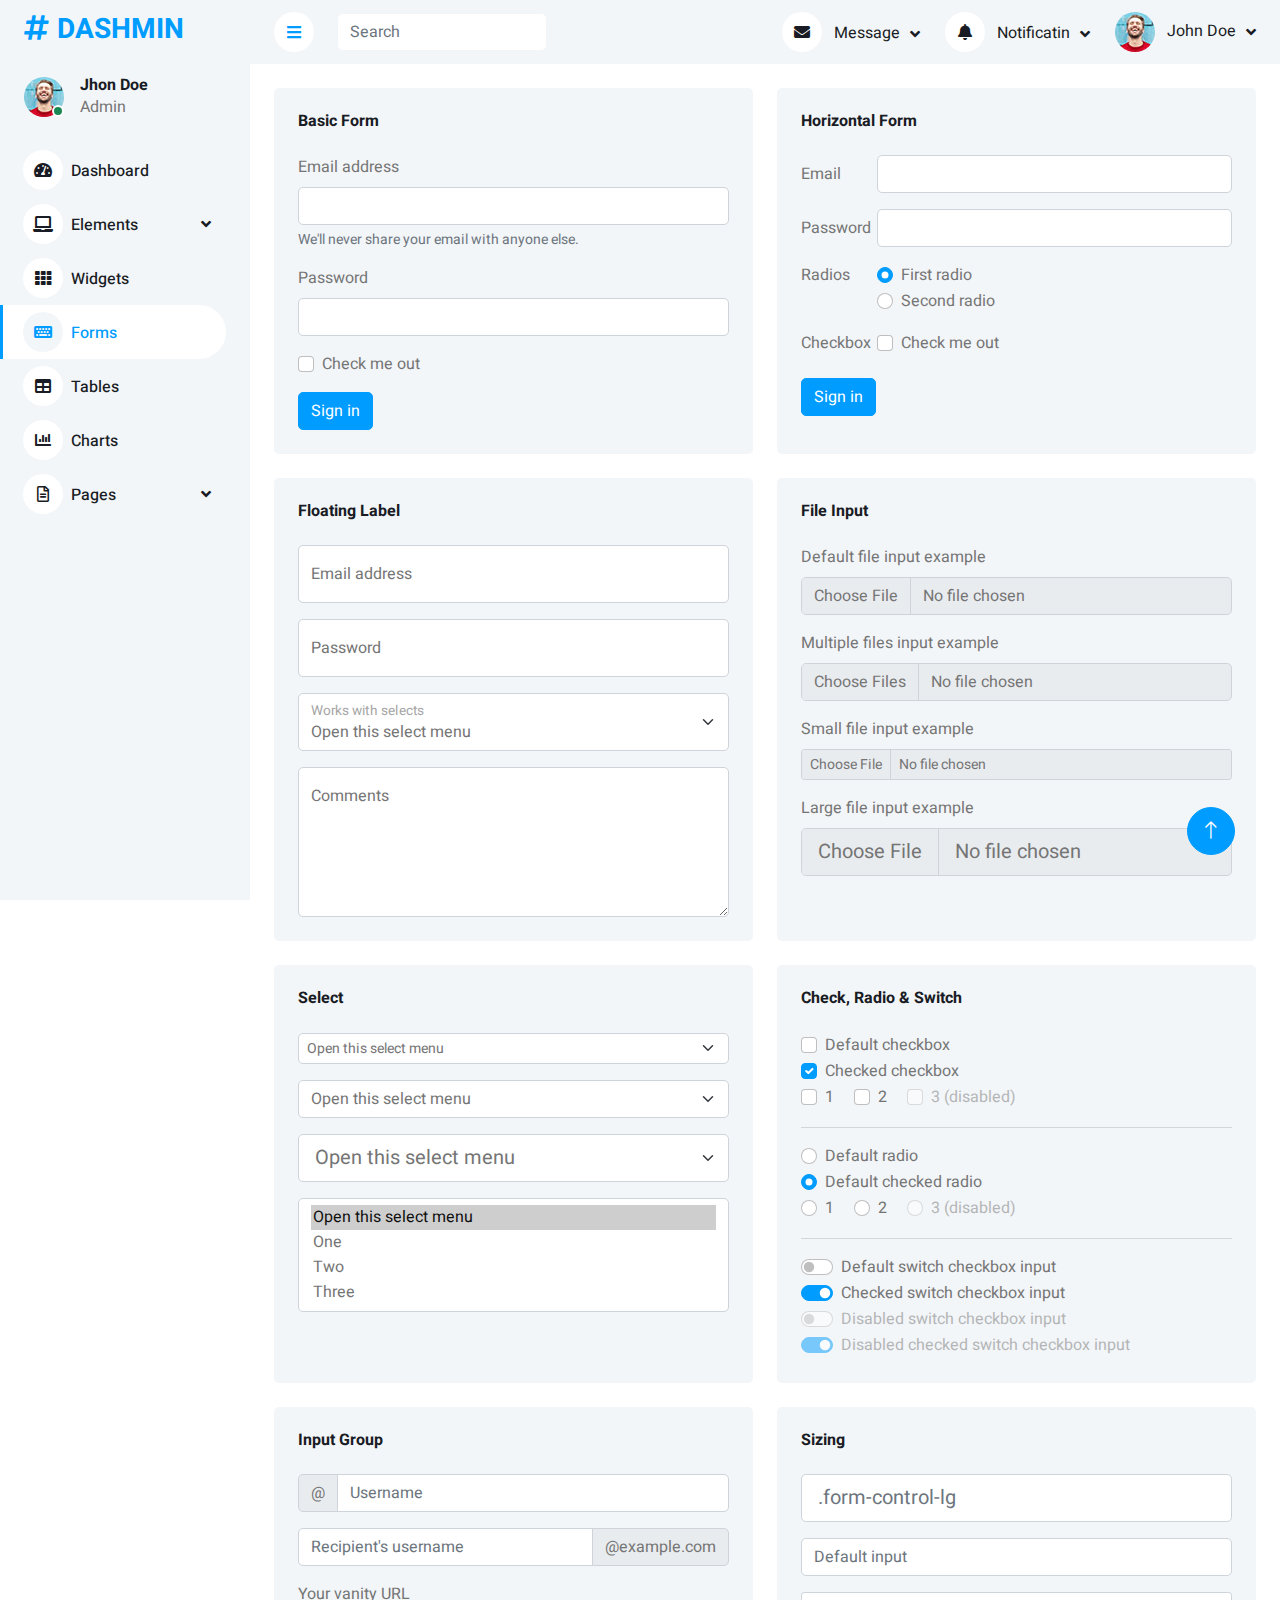
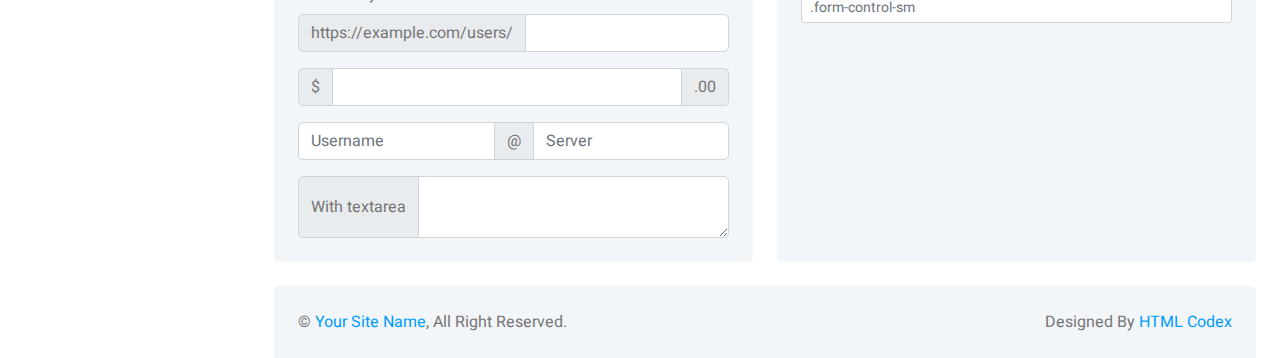
<file: Edukator.PresentationLayer/wwwroot/dashmin-1.0.0/form.html>
<!DOCTYPE html>
<html lang="en">

<head>
    <meta charset="utf-8">
    <title>DASHMIN - Bootstrap Admin Template</title>
    <meta content="width=device-width, initial-scale=1.0" name="viewport">
    <meta content="" name="keywords">
    <meta content="" name="description">

    <!-- Favicon -->
    <link href="img/favicon.ico" rel="icon">

    <!-- Google Web Fonts -->
    <link rel="preconnect" href="https://fonts.googleapis.com">
    <link rel="preconnect" href="https://fonts.gstatic.com" crossorigin>
    <link href="https://fonts.googleapis.com/css2?family=Heebo:wght@400;500;600;700&display=swap" rel="stylesheet">
    
    <!-- Icon Font Stylesheet -->
    <link href="https://cdnjs.cloudflare.com/ajax/libs/font-awesome/5.10.0/css/all.min.css" rel="stylesheet">
    <link href="https://cdn.jsdelivr.net/npm/bootstrap-icons@1.4.1/font/bootstrap-icons.css" rel="stylesheet">

    <!-- Libraries Stylesheet -->
    <link href="lib/owlcarousel/assets/owl.carousel.min.css" rel="stylesheet">
    <link href="lib/tempusdominus/css/tempusdominus-bootstrap-4.min.css" rel="stylesheet" />

    <!-- Customized Bootstrap Stylesheet -->
    <link href="css/bootstrap.min.css" rel="stylesheet">

    <!-- Template Stylesheet -->
    <link href="css/style.css" rel="stylesheet">
</head>

<body>
    <div class="container-xxl position-relative bg-white d-flex p-0">
        <!-- Spinner Start -->
        <div id="spinner" class="show bg-white position-fixed translate-middle w-100 vh-100 top-50 start-50 d-flex align-items-center justify-content-center">
            <div class="spinner-border text-primary" style="width: 3rem; height: 3rem;" role="status">
                <span class="sr-only">Loading...</span>
            </div>
        </div>
        <!-- Spinner End -->


        <!-- Sidebar Start -->
        <div class="sidebar pe-4 pb-3">
            <nav class="navbar bg-light navbar-light">
                <a href="index.html" class="navbar-brand mx-4 mb-3">
                    <h3 class="text-primary"><i class="fa fa-hashtag me-2"></i>DASHMIN</h3>
                </a>
                <div class="d-flex align-items-center ms-4 mb-4">
                    <div class="position-relative">
                        <img class="rounded-circle" src="img/user.jpg" alt="" style="width: 40px; height: 40px;">
                        <div class="bg-success rounded-circle border border-2 border-white position-absolute end-0 bottom-0 p-1"></div>
                    </div>
                    <div class="ms-3">
                        <h6 class="mb-0">Jhon Doe</h6>
                        <span>Admin</span>
                    </div>
                </div>
                <div class="navbar-nav w-100">
                    <a href="index.html" class="nav-item nav-link"><i class="fa fa-tachometer-alt me-2"></i>Dashboard</a>
                    <div class="nav-item dropdown">
                        <a href="#" class="nav-link dropdown-toggle" data-bs-toggle="dropdown"><i class="fa fa-laptop me-2"></i>Elements</a>
                        <div class="dropdown-menu bg-transparent border-0">
                            <a href="button.html" class="dropdown-item">Buttons</a>
                            <a href="typography.html" class="dropdown-item">Typography</a>
                            <a href="element.html" class="dropdown-item">Other Elements</a>
                        </div>
                    </div>
                    <a href="widget.html" class="nav-item nav-link"><i class="fa fa-th me-2"></i>Widgets</a>
                    <a href="form.html" class="nav-item nav-link active"><i class="fa fa-keyboard me-2"></i>Forms</a>
                    <a href="table.html" class="nav-item nav-link"><i class="fa fa-table me-2"></i>Tables</a>
                    <a href="chart.html" class="nav-item nav-link"><i class="fa fa-chart-bar me-2"></i>Charts</a>
                    <div class="nav-item dropdown">
                        <a href="#" class="nav-link dropdown-toggle" data-bs-toggle="dropdown"><i class="far fa-file-alt me-2"></i>Pages</a>
                        <div class="dropdown-menu bg-transparent border-0">
                            <a href="signin.html" class="dropdown-item">Sign In</a>
                            <a href="signup.html" class="dropdown-item">Sign Up</a>
                            <a href="404.html" class="dropdown-item">404 Error</a>
                            <a href="blank.html" class="dropdown-item">Blank Page</a>
                        </div>
                    </div>
                </div>
            </nav>
        </div>
        <!-- Sidebar End -->


        <!-- Content Start -->
        <div class="content">
            <!-- Navbar Start -->
            <nav class="navbar navbar-expand bg-light navbar-light sticky-top px-4 py-0">
                <a href="index.html" class="navbar-brand d-flex d-lg-none me-4">
                    <h2 class="text-primary mb-0"><i class="fa fa-hashtag"></i></h2>
                </a>
                <a href="#" class="sidebar-toggler flex-shrink-0">
                    <i class="fa fa-bars"></i>
                </a>
                <form class="d-none d-md-flex ms-4">
                    <input class="form-control border-0" type="search" placeholder="Search">
                </form>
                <div class="navbar-nav align-items-center ms-auto">
                    <div class="nav-item dropdown">
                        <a href="#" class="nav-link dropdown-toggle" data-bs-toggle="dropdown">
                            <i class="fa fa-envelope me-lg-2"></i>
                            <span class="d-none d-lg-inline-flex">Message</span>
                        </a>
                        <div class="dropdown-menu dropdown-menu-end bg-light border-0 rounded-0 rounded-bottom m-0">
                            <a href="#" class="dropdown-item">
                                <div class="d-flex align-items-center">
                                    <img class="rounded-circle" src="img/user.jpg" alt="" style="width: 40px; height: 40px;">
                                    <div class="ms-2">
                                        <h6 class="fw-normal mb-0">Jhon send you a message</h6>
                                        <small>15 minutes ago</small>
                                    </div>
                                </div>
                            </a>
                            <hr class="dropdown-divider">
                            <a href="#" class="dropdown-item">
                                <div class="d-flex align-items-center">
                                    <img class="rounded-circle" src="img/user.jpg" alt="" style="width: 40px; height: 40px;">
                                    <div class="ms-2">
                                        <h6 class="fw-normal mb-0">Jhon send you a message</h6>
                                        <small>15 minutes ago</small>
                                    </div>
                                </div>
                            </a>
                            <hr class="dropdown-divider">
                            <a href="#" class="dropdown-item">
                                <div class="d-flex align-items-center">
                                    <img class="rounded-circle" src="img/user.jpg" alt="" style="width: 40px; height: 40px;">
                                    <div class="ms-2">
                                        <h6 class="fw-normal mb-0">Jhon send you a message</h6>
                                        <small>15 minutes ago</small>
                                    </div>
                                </div>
                            </a>
                            <hr class="dropdown-divider">
                            <a href="#" class="dropdown-item text-center">See all message</a>
                        </div>
                    </div>
                    <div class="nav-item dropdown">
                        <a href="#" class="nav-link dropdown-toggle" data-bs-toggle="dropdown">
                            <i class="fa fa-bell me-lg-2"></i>
                            <span class="d-none d-lg-inline-flex">Notificatin</span>
                        </a>
                        <div class="dropdown-menu dropdown-menu-end bg-light border-0 rounded-0 rounded-bottom m-0">
                            <a href="#" class="dropdown-item">
                                <h6 class="fw-normal mb-0">Profile updated</h6>
                                <small>15 minutes ago</small>
                            </a>
                            <hr class="dropdown-divider">
                            <a href="#" class="dropdown-item">
                                <h6 class="fw-normal mb-0">New user added</h6>
                                <small>15 minutes ago</small>
                            </a>
                            <hr class="dropdown-divider">
                            <a href="#" class="dropdown-item">
                                <h6 class="fw-normal mb-0">Password changed</h6>
                                <small>15 minutes ago</small>
                            </a>
                            <hr class="dropdown-divider">
                            <a href="#" class="dropdown-item text-center">See all notifications</a>
                        </div>
                    </div>
                    <div class="nav-item dropdown">
                        <a href="#" class="nav-link dropdown-toggle" data-bs-toggle="dropdown">
                            <img class="rounded-circle me-lg-2" src="img/user.jpg" alt="" style="width: 40px; height: 40px;">
                            <span class="d-none d-lg-inline-flex">John Doe</span>
                        </a>
                        <div class="dropdown-menu dropdown-menu-end bg-light border-0 rounded-0 rounded-bottom m-0">
                            <a href="#" class="dropdown-item">My Profile</a>
                            <a href="#" class="dropdown-item">Settings</a>
                            <a href="#" class="dropdown-item">Log Out</a>
                        </div>
                    </div>
                </div>
            </nav>
            <!-- Navbar End -->


            <!-- Form Start -->
            <div class="container-fluid pt-4 px-4">
                <div class="row g-4">
                    <div class="col-sm-12 col-xl-6">
                        <div class="bg-light rounded h-100 p-4">
                            <h6 class="mb-4">Basic Form</h6>
                            <form>
                                <div class="mb-3">
                                    <label for="exampleInputEmail1" class="form-label">Email address</label>
                                    <input type="email" class="form-control" id="exampleInputEmail1"
                                        aria-describedby="emailHelp">
                                    <div id="emailHelp" class="form-text">We'll never share your email with anyone else.
                                    </div>
                                </div>
                                <div class="mb-3">
                                    <label for="exampleInputPassword1" class="form-label">Password</label>
                                    <input type="password" class="form-control" id="exampleInputPassword1">
                                </div>
                                <div class="mb-3 form-check">
                                    <input type="checkbox" class="form-check-input" id="exampleCheck1">
                                    <label class="form-check-label" for="exampleCheck1">Check me out</label>
                                </div>
                                <button type="submit" class="btn btn-primary">Sign in</button>
                            </form>
                        </div>
                    </div>
                    <div class="col-sm-12 col-xl-6">
                        <div class="bg-light rounded h-100 p-4">
                            <h6 class="mb-4">Horizontal Form</h6>
                            <form>
                                <div class="row mb-3">
                                    <label for="inputEmail3" class="col-sm-2 col-form-label">Email</label>
                                    <div class="col-sm-10">
                                        <input type="email" class="form-control" id="inputEmail3">
                                    </div>
                                </div>
                                <div class="row mb-3">
                                    <label for="inputPassword3" class="col-sm-2 col-form-label">Password</label>
                                    <div class="col-sm-10">
                                        <input type="password" class="form-control" id="inputPassword3">
                                    </div>
                                </div>
                                <fieldset class="row mb-3">
                                    <legend class="col-form-label col-sm-2 pt-0">Radios</legend>
                                    <div class="col-sm-10">
                                        <div class="form-check">
                                            <input class="form-check-input" type="radio" name="gridRadios"
                                                id="gridRadios1" value="option1" checked>
                                            <label class="form-check-label" for="gridRadios1">
                                                First radio
                                            </label>
                                        </div>
                                        <div class="form-check">
                                            <input class="form-check-input" type="radio" name="gridRadios"
                                                id="gridRadios2" value="option2">
                                            <label class="form-check-label" for="gridRadios2">
                                                Second radio
                                            </label>
                                        </div>
                                    </div>
                                </fieldset>
                                <div class="row mb-3">
                                    <legend class="col-form-label col-sm-2 pt-0">Checkbox</legend>
                                    <div class="col-sm-10">
                                        <div class="form-check">
                                            <input class="form-check-input" type="checkbox" id="gridCheck1">
                                            <label class="form-check-label" for="gridCheck1">
                                                Check me out
                                            </label>
                                        </div>
                                    </div>
                                </div>
                                <button type="submit" class="btn btn-primary">Sign in</button>
                            </form>
                        </div>
                    </div>
                    <div class="col-sm-12 col-xl-6">
                        <div class="bg-light rounded h-100 p-4">
                            <h6 class="mb-4">Floating Label</h6>
                            <div class="form-floating mb-3">
                                <input type="email" class="form-control" id="floatingInput"
                                    placeholder="name@example.com">
                                <label for="floatingInput">Email address</label>
                            </div>
                            <div class="form-floating mb-3">
                                <input type="password" class="form-control" id="floatingPassword"
                                    placeholder="Password">
                                <label for="floatingPassword">Password</label>
                            </div>
                            <div class="form-floating mb-3">
                                <select class="form-select" id="floatingSelect"
                                    aria-label="Floating label select example">
                                    <option selected>Open this select menu</option>
                                    <option value="1">One</option>
                                    <option value="2">Two</option>
                                    <option value="3">Three</option>
                                </select>
                                <label for="floatingSelect">Works with selects</label>
                            </div>
                            <div class="form-floating">
                                <textarea class="form-control" placeholder="Leave a comment here"
                                    id="floatingTextarea" style="height: 150px;"></textarea>
                                <label for="floatingTextarea">Comments</label>
                            </div>
                        </div>
                    </div>
                    <div class="col-sm-12 col-xl-6">
                        <div class="bg-light rounded h-100 p-4">
                            <h6 class="mb-4">File Input</h6>
                            <div class="mb-3">
                                <label for="formFile" class="form-label">Default file input example</label>
                                <input class="form-control" type="file" id="formFile">
                            </div>
                            <div class="mb-3">
                                <label for="formFileMultiple" class="form-label">Multiple files input example</label>
                                <input class="form-control" type="file" id="formFileMultiple" multiple>
                            </div>
                            <div class="mb-3">
                                <label for="formFileSm" class="form-label">Small file input example</label>
                                <input class="form-control form-control-sm" id="formFileSm" type="file">
                            </div>
                            <div>
                                <label for="formFileLg" class="form-label">Large file input example</label>
                                <input class="form-control form-control-lg" id="formFileLg" type="file">
                            </div>
                        </div>
                    </div>
                    <div class="col-sm-12 col-xl-6">
                        <div class="bg-light rounded h-100 p-4">
                            <h6 class="mb-4">Select</h6>
                            <select class="form-select form-select-sm mb-3" aria-label=".form-select-sm example">
                                <option selected>Open this select menu</option>
                                <option value="1">One</option>
                                <option value="2">Two</option>
                                <option value="3">Three</option>
                            </select>
                            <select class="form-select mb-3" aria-label="Default select example">
                                <option selected>Open this select menu</option>
                                <option value="1">One</option>
                                <option value="2">Two</option>
                                <option value="3">Three</option>
                            </select>
                            <select class="form-select form-select-lg mb-3" aria-label=".form-select-lg example">
                                <option selected>Open this select menu</option>
                                <option value="1">One</option>
                                <option value="2">Two</option>
                                <option value="3">Three</option>
                            </select>
                            <select class="form-select" multiple aria-label="multiple select example">
                                <option selected>Open this select menu</option>
                                <option value="1">One</option>
                                <option value="2">Two</option>
                                <option value="3">Three</option>
                            </select>
                        </div>
                    </div>
                    <div class="col-sm-12 col-xl-6">
                        <div class="bg-light rounded h-100 p-4">
                            <h6 class="mb-4">Check, Radio & Switch</h6>
                            <div class="form-check">
                                <input class="form-check-input" type="checkbox" value="" id="flexCheckDefault">
                                <label class="form-check-label" for="flexCheckDefault">
                                    Default checkbox
                                </label>
                            </div>
                            <div class="form-check">
                                <input class="form-check-input" type="checkbox" value="" id="flexCheckChecked" checked>
                                <label class="form-check-label" for="flexCheckChecked">
                                    Checked checkbox
                                </label>
                            </div>
                            <div class="form-check form-check-inline">
                                <input class="form-check-input" type="checkbox" id="inlineCheckbox1" value="option1">
                                <label class="form-check-label" for="inlineCheckbox1">1</label>
                            </div>
                            <div class="form-check form-check-inline">
                                <input class="form-check-input" type="checkbox" id="inlineCheckbox2" value="option2">
                                <label class="form-check-label" for="inlineCheckbox2">2</label>
                            </div>
                            <div class="form-check form-check-inline">
                                <input class="form-check-input" type="checkbox" id="inlineCheckbox3" value="option3"
                                    disabled>
                                <label class="form-check-label" for="inlineCheckbox3">3 (disabled)</label>
                            </div>
                            <hr>
                            <div class="form-check">
                                <input class="form-check-input" type="radio" name="flexRadioDefault"
                                    id="flexRadioDefault1">
                                <label class="form-check-label" for="flexRadioDefault1">
                                    Default radio
                                </label>
                            </div>
                            <div class="form-check">
                                <input class="form-check-input" type="radio" name="flexRadioDefault"
                                    id="flexRadioDefault2" checked>
                                <label class="form-check-label" for="flexRadioDefault2">
                                    Default checked radio
                                </label>
                            </div>
                            <div class="form-check form-check-inline">
                                <input class="form-check-input" type="radio" name="inlineRadioOptions" id="inlineRadio1"
                                    value="option1">
                                <label class="form-check-label" for="inlineRadio1">1</label>
                            </div>
                            <div class="form-check form-check-inline">
                                <input class="form-check-input" type="radio" name="inlineRadioOptions" id="inlineRadio2"
                                    value="option2">
                                <label class="form-check-label" for="inlineRadio2">2</label>
                            </div>
                            <div class="form-check form-check-inline">
                                <input class="form-check-input" type="radio" name="inlineRadioOptions" id="inlineRadio3"
                                    value="option3" disabled>
                                <label class="form-check-label" for="inlineRadio3">3 (disabled)</label>
                            </div>
                            <hr>
                            <div class="form-check form-switch">
                                <input class="form-check-input" type="checkbox" role="switch"
                                    id="flexSwitchCheckDefault">
                                <label class="form-check-label" for="flexSwitchCheckDefault">Default switch checkbox
                                    input</label>
                            </div>
                            <div class="form-check form-switch">
                                <input class="form-check-input" type="checkbox" role="switch"
                                    id="flexSwitchCheckChecked" checked>
                                <label class="form-check-label" for="flexSwitchCheckChecked">Checked switch checkbox
                                    input</label>
                            </div>
                            <div class="form-check form-switch">
                                <input class="form-check-input" type="checkbox" role="switch"
                                    id="flexSwitchCheckDisabled" disabled>
                                <label class="form-check-label" for="flexSwitchCheckDisabled">Disabled switch checkbox
                                    input</label>
                            </div>
                            <div class="form-check form-switch">
                                <input class="form-check-input" type="checkbox" role="switch"
                                    id="flexSwitchCheckCheckedDisabled" checked disabled>
                                <label class="form-check-label" for="flexSwitchCheckCheckedDisabled">Disabled checked
                                    switch checkbox input</label>
                            </div>
                        </div>
                    </div>
                    <div class="col-sm-12 col-xl-6">
                        <div class="bg-light rounded h-100 p-4">
                            <h6 class="mb-4">Input Group</h6>
                            <div class="input-group mb-3">
                                <span class="input-group-text" id="basic-addon1">@</span>
                                <input type="text" class="form-control" placeholder="Username" aria-label="Username"
                                    aria-describedby="basic-addon1">
                            </div>
                            <div class="input-group mb-3">
                                <input type="text" class="form-control" placeholder="Recipient's username"
                                    aria-label="Recipient's username" aria-describedby="basic-addon2">
                                <span class="input-group-text" id="basic-addon2">@example.com</span>
                            </div>
                            <label for="basic-url" class="form-label">Your vanity URL</label>
                            <div class="input-group mb-3">
                                <span class="input-group-text" id="basic-addon3">https://example.com/users/</span>
                                <input type="text" class="form-control" id="basic-url" aria-describedby="basic-addon3">
                            </div>
                            <div class="input-group mb-3">
                                <span class="input-group-text">$</span>
                                <input type="text" class="form-control" aria-label="Amount (to the nearest dollar)">
                                <span class="input-group-text">.00</span>
                            </div>
                            <div class="input-group mb-3">
                                <input type="text" class="form-control" placeholder="Username" aria-label="Username">
                                <span class="input-group-text">@</span>
                                <input type="text" class="form-control" placeholder="Server" aria-label="Server">
                            </div>
                            <div class="input-group">
                                <span class="input-group-text">With textarea</span>
                                <textarea class="form-control" aria-label="With textarea"></textarea>
                            </div>
                        </div>
                    </div>
                    <div class="col-sm-12 col-xl-6">
                        <div class="bg-light rounded h-100 p-4">
                            <h6 class="mb-4">Sizing</h6>
                            <input class="form-control form-control-lg mb-3" type="text" placeholder=".form-control-lg"
                                aria-label=".form-control-lg example">
                            <input class="form-control mb-3" type="text" placeholder="Default input"
                                aria-label="default input example">
                            <input class="form-control form-control-sm" type="text" placeholder=".form-control-sm"
                                aria-label=".form-control-sm example">
                        </div>
                    </div>
                </div>
            </div>
            <!-- Form End -->


            <!-- Footer Start -->
            <div class="container-fluid pt-4 px-4">
                <div class="bg-light rounded-top p-4">
                    <div class="row">
                        <div class="col-12 col-sm-6 text-center text-sm-start">
                            &copy; <a href="#">Your Site Name</a>, All Right Reserved. 
                        </div>
                        <div class="col-12 col-sm-6 text-center text-sm-end">
                            <!--/*** This template is free as long as you keep the footer author’s credit link/attribution link/backlink. If you'd like to use the template without the footer author’s credit link/attribution link/backlink, you can purchase the Credit Removal License from "https://htmlcodex.com/credit-removal". Thank you for your support. ***/-->
                            Designed By <a href="https://htmlcodex.com">HTML Codex</a>
                        </div>
                    </div>
                </div>
            </div>
            <!-- Footer End -->
        </div>
        <!-- Content End -->


        <!-- Back to Top -->
        <a href="#" class="btn btn-lg btn-primary btn-lg-square back-to-top"><i class="bi bi-arrow-up"></i></a>
    </div>

    <!-- JavaScript Libraries -->
    <script src="https://code.jquery.com/jquery-3.4.1.min.js"></script>
    <script src="https://cdn.jsdelivr.net/npm/bootstrap@5.0.0/dist/js/bootstrap.bundle.min.js"></script>
    <script src="lib/chart/chart.min.js"></script>
    <script src="lib/easing/easing.min.js"></script>
    <script src="lib/waypoints/waypoints.min.js"></script>
    <script src="lib/owlcarousel/owl.carousel.min.js"></script>
    <script src="lib/tempusdominus/js/moment.min.js"></script>
    <script src="lib/tempusdominus/js/moment-timezone.min.js"></script>
    <script src="lib/tempusdominus/js/tempusdominus-bootstrap-4.min.js"></script>

    <!-- Template Javascript -->
    <script src="js/main.js"></script>
</body>

</html>
</file>
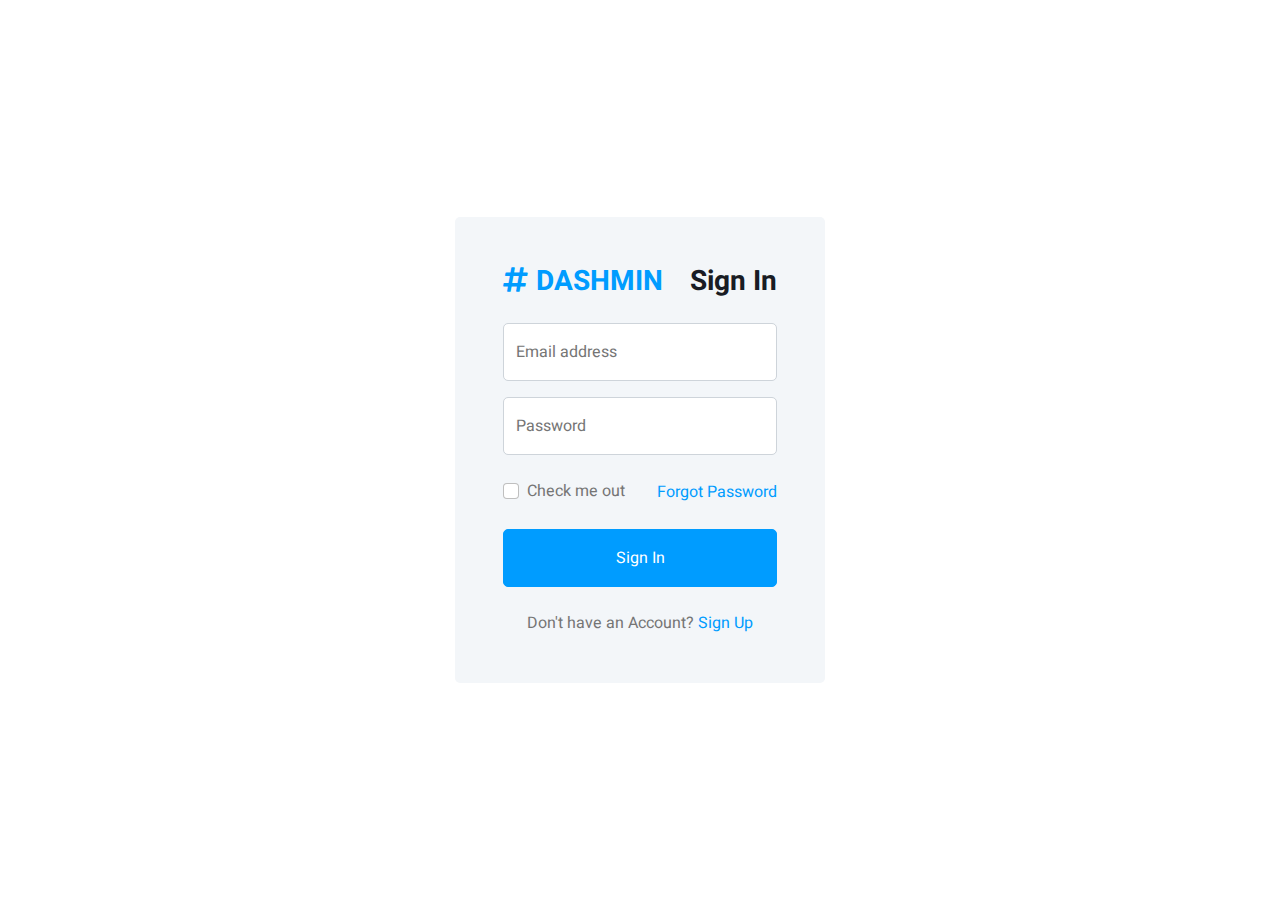
<file: Edukator.PresentationLayer/wwwroot/dashmin-1.0.0/signin.html>
<!DOCTYPE html>
<html lang="en">

<head>
    <meta charset="utf-8">
    <title>DASHMIN - Bootstrap Admin Template</title>
    <meta content="width=device-width, initial-scale=1.0" name="viewport">
    <meta content="" name="keywords">
    <meta content="" name="description">

    <!-- Favicon -->
    <link href="img/favicon.ico" rel="icon">

    <!-- Google Web Fonts -->
    <link rel="preconnect" href="https://fonts.googleapis.com">
    <link rel="preconnect" href="https://fonts.gstatic.com" crossorigin>
    <link href="https://fonts.googleapis.com/css2?family=Heebo:wght@400;500;600;700&display=swap" rel="stylesheet">
    
    <!-- Icon Font Stylesheet -->
    <link href="https://cdnjs.cloudflare.com/ajax/libs/font-awesome/5.10.0/css/all.min.css" rel="stylesheet">
    <link href="https://cdn.jsdelivr.net/npm/bootstrap-icons@1.4.1/font/bootstrap-icons.css" rel="stylesheet">

    <!-- Libraries Stylesheet -->
    <link href="lib/owlcarousel/assets/owl.carousel.min.css" rel="stylesheet">
    <link href="lib/tempusdominus/css/tempusdominus-bootstrap-4.min.css" rel="stylesheet" />

    <!-- Customized Bootstrap Stylesheet -->
    <link href="css/bootstrap.min.css" rel="stylesheet">

    <!-- Template Stylesheet -->
    <link href="css/style.css" rel="stylesheet">
</head>

<body>
    <div class="container-xxl position-relative bg-white d-flex p-0">
        <!-- Spinner Start -->
        <div id="spinner" class="show bg-white position-fixed translate-middle w-100 vh-100 top-50 start-50 d-flex align-items-center justify-content-center">
            <div class="spinner-border text-primary" style="width: 3rem; height: 3rem;" role="status">
                <span class="sr-only">Loading...</span>
            </div>
        </div>
        <!-- Spinner End -->


        <!-- Sign In Start -->
        <div class="container-fluid">
            <div class="row h-100 align-items-center justify-content-center" style="min-height: 100vh;">
                <div class="col-12 col-sm-8 col-md-6 col-lg-5 col-xl-4">
                    <div class="bg-light rounded p-4 p-sm-5 my-4 mx-3">
                        <div class="d-flex align-items-center justify-content-between mb-3">
                            <a href="index.html" class="">
                                <h3 class="text-primary"><i class="fa fa-hashtag me-2"></i>DASHMIN</h3>
                            </a>
                            <h3>Sign In</h3>
                        </div>
                        <div class="form-floating mb-3">
                            <input type="email" class="form-control" id="floatingInput" placeholder="name@example.com">
                            <label for="floatingInput">Email address</label>
                        </div>
                        <div class="form-floating mb-4">
                            <input type="password" class="form-control" id="floatingPassword" placeholder="Password">
                            <label for="floatingPassword">Password</label>
                        </div>
                        <div class="d-flex align-items-center justify-content-between mb-4">
                            <div class="form-check">
                                <input type="checkbox" class="form-check-input" id="exampleCheck1">
                                <label class="form-check-label" for="exampleCheck1">Check me out</label>
                            </div>
                            <a href="">Forgot Password</a>
                        </div>
                        <button type="submit" class="btn btn-primary py-3 w-100 mb-4">Sign In</button>
                        <p class="text-center mb-0">Don't have an Account? <a href="">Sign Up</a></p>
                    </div>
                </div>
            </div>
        </div>
        <!-- Sign In End -->
    </div>

    <!-- JavaScript Libraries -->
    <script src="https://code.jquery.com/jquery-3.4.1.min.js"></script>
    <script src="https://cdn.jsdelivr.net/npm/bootstrap@5.0.0/dist/js/bootstrap.bundle.min.js"></script>
    <script src="lib/chart/chart.min.js"></script>
    <script src="lib/easing/easing.min.js"></script>
    <script src="lib/waypoints/waypoints.min.js"></script>
    <script src="lib/owlcarousel/owl.carousel.min.js"></script>
    <script src="lib/tempusdominus/js/moment.min.js"></script>
    <script src="lib/tempusdominus/js/moment-timezone.min.js"></script>
    <script src="lib/tempusdominus/js/tempusdominus-bootstrap-4.min.js"></script>

    <!-- Template Javascript -->
    <script src="js/main.js"></script>
</body>

</html>
</file>
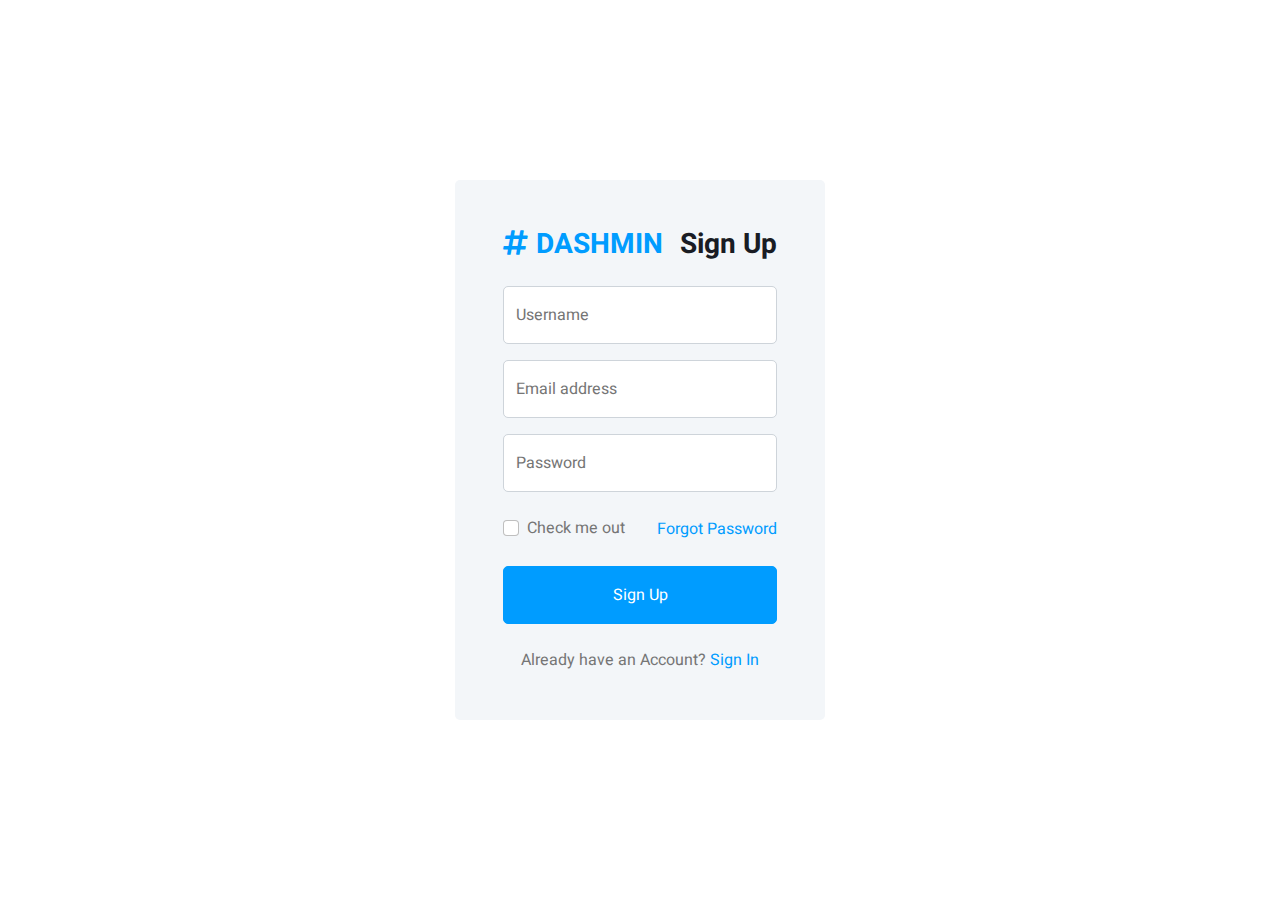
<file: Edukator.PresentationLayer/wwwroot/dashmin-1.0.0/signup.html>
<!DOCTYPE html>
<html lang="en">

<head>
    <meta charset="utf-8">
    <title>DASHMIN - Bootstrap Admin Template</title>
    <meta content="width=device-width, initial-scale=1.0" name="viewport">
    <meta content="" name="keywords">
    <meta content="" name="description">

    <!-- Favicon -->
    <link href="img/favicon.ico" rel="icon">

    <!-- Google Web Fonts -->
    <link rel="preconnect" href="https://fonts.googleapis.com">
    <link rel="preconnect" href="https://fonts.gstatic.com" crossorigin>
    <link href="https://fonts.googleapis.com/css2?family=Heebo:wght@400;500;600;700&display=swap" rel="stylesheet">
    
    <!-- Icon Font Stylesheet -->
    <link href="https://cdnjs.cloudflare.com/ajax/libs/font-awesome/5.10.0/css/all.min.css" rel="stylesheet">
    <link href="https://cdn.jsdelivr.net/npm/bootstrap-icons@1.4.1/font/bootstrap-icons.css" rel="stylesheet">

    <!-- Libraries Stylesheet -->
    <link href="lib/owlcarousel/assets/owl.carousel.min.css" rel="stylesheet">
    <link href="lib/tempusdominus/css/tempusdominus-bootstrap-4.min.css" rel="stylesheet" />

    <!-- Customized Bootstrap Stylesheet -->
    <link href="css/bootstrap.min.css" rel="stylesheet">

    <!-- Template Stylesheet -->
    <link href="css/style.css" rel="stylesheet">
</head>

<body>
    <div class="container-xxl position-relative bg-white d-flex p-0">
        <!-- Spinner Start -->
        <div id="spinner" class="show bg-white position-fixed translate-middle w-100 vh-100 top-50 start-50 d-flex align-items-center justify-content-center">
            <div class="spinner-border text-primary" style="width: 3rem; height: 3rem;" role="status">
                <span class="sr-only">Loading...</span>
            </div>
        </div>
        <!-- Spinner End -->


        <!-- Sign Up Start -->
        <div class="container-fluid">
            <div class="row h-100 align-items-center justify-content-center" style="min-height: 100vh;">
                <div class="col-12 col-sm-8 col-md-6 col-lg-5 col-xl-4">
                    <div class="bg-light rounded p-4 p-sm-5 my-4 mx-3">
                        <div class="d-flex align-items-center justify-content-between mb-3">
                            <a href="index.html" class="">
                                <h3 class="text-primary"><i class="fa fa-hashtag me-2"></i>DASHMIN</h3>
                            </a>
                            <h3>Sign Up</h3>
                        </div>
                        <div class="form-floating mb-3">
                            <input type="text" class="form-control" id="floatingText" placeholder="jhondoe">
                            <label for="floatingText">Username</label>
                        </div>
                        <div class="form-floating mb-3">
                            <input type="email" class="form-control" id="floatingInput" placeholder="name@example.com">
                            <label for="floatingInput">Email address</label>
                        </div>
                        <div class="form-floating mb-4">
                            <input type="password" class="form-control" id="floatingPassword" placeholder="Password">
                            <label for="floatingPassword">Password</label>
                        </div>
                        <div class="d-flex align-items-center justify-content-between mb-4">
                            <div class="form-check">
                                <input type="checkbox" class="form-check-input" id="exampleCheck1">
                                <label class="form-check-label" for="exampleCheck1">Check me out</label>
                            </div>
                            <a href="">Forgot Password</a>
                        </div>
                        <button type="submit" class="btn btn-primary py-3 w-100 mb-4">Sign Up</button>
                        <p class="text-center mb-0">Already have an Account? <a href="">Sign In</a></p>
                    </div>
                </div>
            </div>
        </div>
        <!-- Sign Up End -->
    </div>

    <!-- JavaScript Libraries -->
    <script src="https://code.jquery.com/jquery-3.4.1.min.js"></script>
    <script src="https://cdn.jsdelivr.net/npm/bootstrap@5.0.0/dist/js/bootstrap.bundle.min.js"></script>
    <script src="lib/chart/chart.min.js"></script>
    <script src="lib/easing/easing.min.js"></script>
    <script src="lib/waypoints/waypoints.min.js"></script>
    <script src="lib/owlcarousel/owl.carousel.min.js"></script>
    <script src="lib/tempusdominus/js/moment.min.js"></script>
    <script src="lib/tempusdominus/js/moment-timezone.min.js"></script>
    <script src="lib/tempusdominus/js/tempusdominus-bootstrap-4.min.js"></script>

    <!-- Template Javascript -->
    <script src="js/main.js"></script>
</body>

</html>
</file>
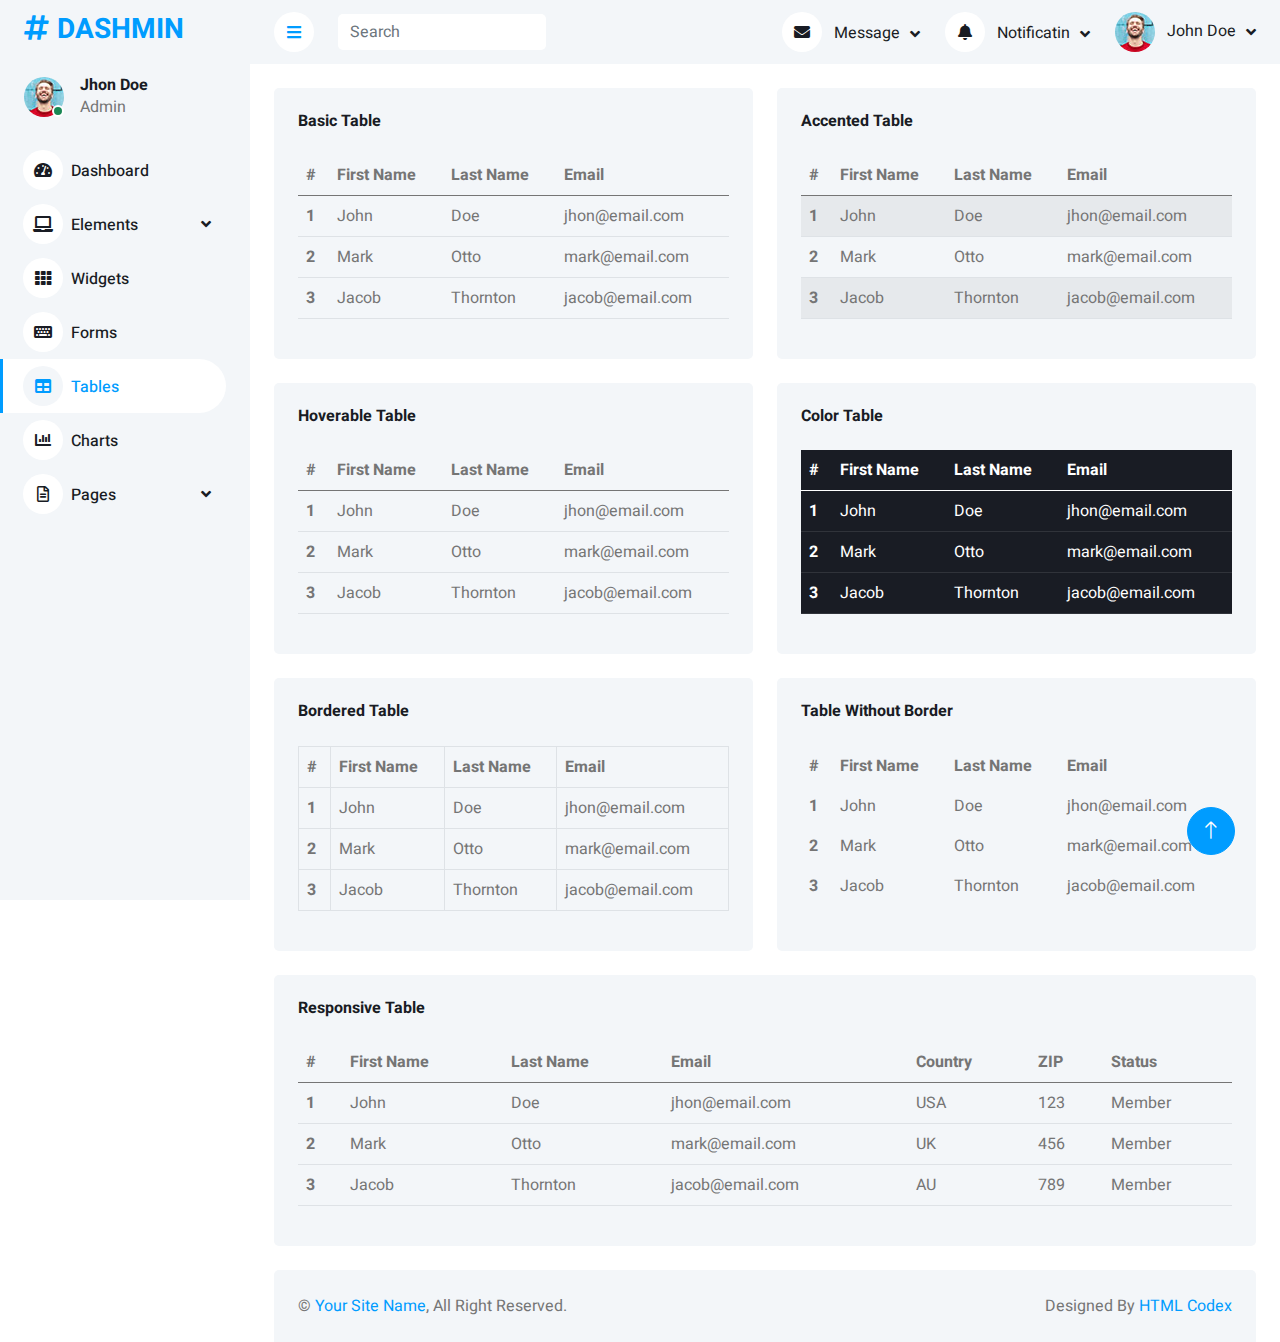
<file: Edukator.PresentationLayer/wwwroot/dashmin-1.0.0/table.html>
<!DOCTYPE html>
<html lang="en">

<head>
    <meta charset="utf-8">
    <title>DASHMIN - Bootstrap Admin Template</title>
    <meta content="width=device-width, initial-scale=1.0" name="viewport">
    <meta content="" name="keywords">
    <meta content="" name="description">

    <!-- Favicon -->
    <link href="img/favicon.ico" rel="icon">

    <!-- Google Web Fonts -->
    <link rel="preconnect" href="https://fonts.googleapis.com">
    <link rel="preconnect" href="https://fonts.gstatic.com" crossorigin>
    <link href="https://fonts.googleapis.com/css2?family=Heebo:wght@400;500;600;700&display=swap" rel="stylesheet">
    
    <!-- Icon Font Stylesheet -->
    <link href="https://cdnjs.cloudflare.com/ajax/libs/font-awesome/5.10.0/css/all.min.css" rel="stylesheet">
    <link href="https://cdn.jsdelivr.net/npm/bootstrap-icons@1.4.1/font/bootstrap-icons.css" rel="stylesheet">

    <!-- Libraries Stylesheet -->
    <link href="lib/owlcarousel/assets/owl.carousel.min.css" rel="stylesheet">
    <link href="lib/tempusdominus/css/tempusdominus-bootstrap-4.min.css" rel="stylesheet" />

    <!-- Customized Bootstrap Stylesheet -->
    <link href="css/bootstrap.min.css" rel="stylesheet">

    <!-- Template Stylesheet -->
    <link href="css/style.css" rel="stylesheet">
</head>

<body>
    <div class="container-xxl position-relative bg-white d-flex p-0">
        <!-- Spinner Start -->
        <div id="spinner" class="show bg-white position-fixed translate-middle w-100 vh-100 top-50 start-50 d-flex align-items-center justify-content-center">
            <div class="spinner-border text-primary" style="width: 3rem; height: 3rem;" role="status">
                <span class="sr-only">Loading...</span>
            </div>
        </div>
        <!-- Spinner End -->


        <!-- Sidebar Start -->
        <div class="sidebar pe-4 pb-3">
            <nav class="navbar bg-light navbar-light">
                <a href="index.html" class="navbar-brand mx-4 mb-3">
                    <h3 class="text-primary"><i class="fa fa-hashtag me-2"></i>DASHMIN</h3>
                </a>
                <div class="d-flex align-items-center ms-4 mb-4">
                    <div class="position-relative">
                        <img class="rounded-circle" src="img/user.jpg" alt="" style="width: 40px; height: 40px;">
                        <div class="bg-success rounded-circle border border-2 border-white position-absolute end-0 bottom-0 p-1"></div>
                    </div>
                    <div class="ms-3">
                        <h6 class="mb-0">Jhon Doe</h6>
                        <span>Admin</span>
                    </div>
                </div>
                <div class="navbar-nav w-100">
                    <a href="index.html" class="nav-item nav-link"><i class="fa fa-tachometer-alt me-2"></i>Dashboard</a>
                    <div class="nav-item dropdown">
                        <a href="#" class="nav-link dropdown-toggle" data-bs-toggle="dropdown"><i class="fa fa-laptop me-2"></i>Elements</a>
                        <div class="dropdown-menu bg-transparent border-0">
                            <a href="button.html" class="dropdown-item">Buttons</a>
                            <a href="typography.html" class="dropdown-item">Typography</a>
                            <a href="element.html" class="dropdown-item">Other Elements</a>
                        </div>
                    </div>
                    <a href="widget.html" class="nav-item nav-link"><i class="fa fa-th me-2"></i>Widgets</a>
                    <a href="form.html" class="nav-item nav-link"><i class="fa fa-keyboard me-2"></i>Forms</a>
                    <a href="table.html" class="nav-item nav-link active"><i class="fa fa-table me-2"></i>Tables</a>
                    <a href="chart.html" class="nav-item nav-link"><i class="fa fa-chart-bar me-2"></i>Charts</a>
                    <div class="nav-item dropdown">
                        <a href="#" class="nav-link dropdown-toggle" data-bs-toggle="dropdown"><i class="far fa-file-alt me-2"></i>Pages</a>
                        <div class="dropdown-menu bg-transparent border-0">
                            <a href="signin.html" class="dropdown-item">Sign In</a>
                            <a href="signup.html" class="dropdown-item">Sign Up</a>
                            <a href="404.html" class="dropdown-item">404 Error</a>
                            <a href="blank.html" class="dropdown-item">Blank Page</a>
                        </div>
                    </div>
                </div>
            </nav>
        </div>
        <!-- Sidebar End -->


        <!-- Content Start -->
        <div class="content">
            <!-- Navbar Start -->
            <nav class="navbar navbar-expand bg-light navbar-light sticky-top px-4 py-0">
                <a href="index.html" class="navbar-brand d-flex d-lg-none me-4">
                    <h2 class="text-primary mb-0"><i class="fa fa-hashtag"></i></h2>
                </a>
                <a href="#" class="sidebar-toggler flex-shrink-0">
                    <i class="fa fa-bars"></i>
                </a>
                <form class="d-none d-md-flex ms-4">
                    <input class="form-control border-0" type="search" placeholder="Search">
                </form>
                <div class="navbar-nav align-items-center ms-auto">
                    <div class="nav-item dropdown">
                        <a href="#" class="nav-link dropdown-toggle" data-bs-toggle="dropdown">
                            <i class="fa fa-envelope me-lg-2"></i>
                            <span class="d-none d-lg-inline-flex">Message</span>
                        </a>
                        <div class="dropdown-menu dropdown-menu-end bg-light border-0 rounded-0 rounded-bottom m-0">
                            <a href="#" class="dropdown-item">
                                <div class="d-flex align-items-center">
                                    <img class="rounded-circle" src="img/user.jpg" alt="" style="width: 40px; height: 40px;">
                                    <div class="ms-2">
                                        <h6 class="fw-normal mb-0">Jhon send you a message</h6>
                                        <small>15 minutes ago</small>
                                    </div>
                                </div>
                            </a>
                            <hr class="dropdown-divider">
                            <a href="#" class="dropdown-item">
                                <div class="d-flex align-items-center">
                                    <img class="rounded-circle" src="img/user.jpg" alt="" style="width: 40px; height: 40px;">
                                    <div class="ms-2">
                                        <h6 class="fw-normal mb-0">Jhon send you a message</h6>
                                        <small>15 minutes ago</small>
                                    </div>
                                </div>
                            </a>
                            <hr class="dropdown-divider">
                            <a href="#" class="dropdown-item">
                                <div class="d-flex align-items-center">
                                    <img class="rounded-circle" src="img/user.jpg" alt="" style="width: 40px; height: 40px;">
                                    <div class="ms-2">
                                        <h6 class="fw-normal mb-0">Jhon send you a message</h6>
                                        <small>15 minutes ago</small>
                                    </div>
                                </div>
                            </a>
                            <hr class="dropdown-divider">
                            <a href="#" class="dropdown-item text-center">See all message</a>
                        </div>
                    </div>
                    <div class="nav-item dropdown">
                        <a href="#" class="nav-link dropdown-toggle" data-bs-toggle="dropdown">
                            <i class="fa fa-bell me-lg-2"></i>
                            <span class="d-none d-lg-inline-flex">Notificatin</span>
                        </a>
                        <div class="dropdown-menu dropdown-menu-end bg-light border-0 rounded-0 rounded-bottom m-0">
                            <a href="#" class="dropdown-item">
                                <h6 class="fw-normal mb-0">Profile updated</h6>
                                <small>15 minutes ago</small>
                            </a>
                            <hr class="dropdown-divider">
                            <a href="#" class="dropdown-item">
                                <h6 class="fw-normal mb-0">New user added</h6>
                                <small>15 minutes ago</small>
                            </a>
                            <hr class="dropdown-divider">
                            <a href="#" class="dropdown-item">
                                <h6 class="fw-normal mb-0">Password changed</h6>
                                <small>15 minutes ago</small>
                            </a>
                            <hr class="dropdown-divider">
                            <a href="#" class="dropdown-item text-center">See all notifications</a>
                        </div>
                    </div>
                    <div class="nav-item dropdown">
                        <a href="#" class="nav-link dropdown-toggle" data-bs-toggle="dropdown">
                            <img class="rounded-circle me-lg-2" src="img/user.jpg" alt="" style="width: 40px; height: 40px;">
                            <span class="d-none d-lg-inline-flex">John Doe</span>
                        </a>
                        <div class="dropdown-menu dropdown-menu-end bg-light border-0 rounded-0 rounded-bottom m-0">
                            <a href="#" class="dropdown-item">My Profile</a>
                            <a href="#" class="dropdown-item">Settings</a>
                            <a href="#" class="dropdown-item">Log Out</a>
                        </div>
                    </div>
                </div>
            </nav>
            <!-- Navbar End -->


            <!-- Table Start -->
            <div class="container-fluid pt-4 px-4">
                <div class="row g-4">
                    <div class="col-sm-12 col-xl-6">
                        <div class="bg-light rounded h-100 p-4">
                            <h6 class="mb-4">Basic Table</h6>
                            <table class="table">
                                <thead>
                                    <tr>
                                        <th scope="col">#</th>
                                        <th scope="col">First Name</th>
                                        <th scope="col">Last Name</th>
                                        <th scope="col">Email</th>
                                    </tr>
                                </thead>
                                <tbody>
                                    <tr>
                                        <th scope="row">1</th>
                                        <td>John</td>
                                        <td>Doe</td>
                                        <td>jhon@email.com</td>
                                    </tr>
                                    <tr>
                                        <th scope="row">2</th>
                                        <td>Mark</td>
                                        <td>Otto</td>
                                        <td>mark@email.com</td>
                                    </tr>
                                    <tr>
                                        <th scope="row">3</th>
                                        <td>Jacob</td>
                                        <td>Thornton</td>
                                        <td>jacob@email.com</td>
                                    </tr>
                                </tbody>
                            </table>
                        </div>
                    </div>
                    <div class="col-sm-12 col-xl-6">
                        <div class="bg-light rounded h-100 p-4">
                            <h6 class="mb-4">Accented Table</h6>
                            <table class="table table-striped">
                                <thead>
                                    <tr>
                                        <th scope="col">#</th>
                                        <th scope="col">First Name</th>
                                        <th scope="col">Last Name</th>
                                        <th scope="col">Email</th>
                                    </tr>
                                </thead>
                                <tbody>
                                    <tr>
                                        <th scope="row">1</th>
                                        <td>John</td>
                                        <td>Doe</td>
                                        <td>jhon@email.com</td>
                                    </tr>
                                    <tr>
                                        <th scope="row">2</th>
                                        <td>Mark</td>
                                        <td>Otto</td>
                                        <td>mark@email.com</td>
                                    </tr>
                                    <tr>
                                        <th scope="row">3</th>
                                        <td>Jacob</td>
                                        <td>Thornton</td>
                                        <td>jacob@email.com</td>
                                    </tr>
                                </tbody>
                            </table>
                        </div>
                    </div>
                    <div class="col-sm-12 col-xl-6">
                        <div class="bg-light rounded h-100 p-4">
                            <h6 class="mb-4">Hoverable Table</h6>
                            <table class="table table-hover">
                                <thead>
                                    <tr>
                                        <th scope="col">#</th>
                                        <th scope="col">First Name</th>
                                        <th scope="col">Last Name</th>
                                        <th scope="col">Email</th>
                                    </tr>
                                </thead>
                                <tbody>
                                    <tr>
                                        <th scope="row">1</th>
                                        <td>John</td>
                                        <td>Doe</td>
                                        <td>jhon@email.com</td>
                                    </tr>
                                    <tr>
                                        <th scope="row">2</th>
                                        <td>Mark</td>
                                        <td>Otto</td>
                                        <td>mark@email.com</td>
                                    </tr>
                                    <tr>
                                        <th scope="row">3</th>
                                        <td>Jacob</td>
                                        <td>Thornton</td>
                                        <td>jacob@email.com</td>
                                    </tr>
                                </tbody>
                            </table>
                        </div>
                    </div>
                    <div class="col-sm-12 col-xl-6">
                        <div class="bg-light rounded h-100 p-4">
                            <h6 class="mb-4">Color Table</h6>
                            <table class="table table-dark">
                                <thead>
                                    <tr>
                                        <th scope="col">#</th>
                                        <th scope="col">First Name</th>
                                        <th scope="col">Last Name</th>
                                        <th scope="col">Email</th>
                                    </tr>
                                </thead>
                                <tbody>
                                    <tr>
                                        <th scope="row">1</th>
                                        <td>John</td>
                                        <td>Doe</td>
                                        <td>jhon@email.com</td>
                                    </tr>
                                    <tr>
                                        <th scope="row">2</th>
                                        <td>Mark</td>
                                        <td>Otto</td>
                                        <td>mark@email.com</td>
                                    </tr>
                                    <tr>
                                        <th scope="row">3</th>
                                        <td>Jacob</td>
                                        <td>Thornton</td>
                                        <td>jacob@email.com</td>
                                    </tr>
                                </tbody>
                            </table>
                        </div>
                    </div>
                    <div class="col-sm-12 col-xl-6">
                        <div class="bg-light rounded h-100 p-4">
                            <h6 class="mb-4">Bordered Table</h6>
                            <table class="table table-bordered">
                                <thead>
                                    <tr>
                                        <th scope="col">#</th>
                                        <th scope="col">First Name</th>
                                        <th scope="col">Last Name</th>
                                        <th scope="col">Email</th>
                                    </tr>
                                </thead>
                                <tbody>
                                    <tr>
                                        <th scope="row">1</th>
                                        <td>John</td>
                                        <td>Doe</td>
                                        <td>jhon@email.com</td>
                                    </tr>
                                    <tr>
                                        <th scope="row">2</th>
                                        <td>Mark</td>
                                        <td>Otto</td>
                                        <td>mark@email.com</td>
                                    </tr>
                                    <tr>
                                        <th scope="row">3</th>
                                        <td>Jacob</td>
                                        <td>Thornton</td>
                                        <td>jacob@email.com</td>
                                    </tr>
                                </tbody>
                            </table>
                        </div>
                    </div>
                    <div class="col-sm-12 col-xl-6">
                        <div class="bg-light rounded h-100 p-4">
                            <h6 class="mb-4">Table Without Border</h6>
                            <table class="table table-borderless">
                                <thead>
                                    <tr>
                                        <th scope="col">#</th>
                                        <th scope="col">First Name</th>
                                        <th scope="col">Last Name</th>
                                        <th scope="col">Email</th>
                                    </tr>
                                </thead>
                                <tbody>
                                    <tr>
                                        <th scope="row">1</th>
                                        <td>John</td>
                                        <td>Doe</td>
                                        <td>jhon@email.com</td>
                                    </tr>
                                    <tr>
                                        <th scope="row">2</th>
                                        <td>Mark</td>
                                        <td>Otto</td>
                                        <td>mark@email.com</td>
                                    </tr>
                                    <tr>
                                        <th scope="row">3</th>
                                        <td>Jacob</td>
                                        <td>Thornton</td>
                                        <td>jacob@email.com</td>
                                    </tr>
                                </tbody>
                            </table>
                        </div>
                    </div>
                    <div class="col-12">
                        <div class="bg-light rounded h-100 p-4">
                            <h6 class="mb-4">Responsive Table</h6>
                            <div class="table-responsive">
                                <table class="table">
                                    <thead>
                                        <tr>
                                            <th scope="col">#</th>
                                            <th scope="col">First Name</th>
                                            <th scope="col">Last Name</th>
                                            <th scope="col">Email</th>
                                            <th scope="col">Country</th>
                                            <th scope="col">ZIP</th>
                                            <th scope="col">Status</th>
                                        </tr>
                                    </thead>
                                    <tbody>
                                        <tr>
                                            <th scope="row">1</th>
                                            <td>John</td>
                                            <td>Doe</td>
                                            <td>jhon@email.com</td>
                                            <td>USA</td>
                                            <td>123</td>
                                            <td>Member</td>
                                        </tr>
                                        <tr>
                                            <th scope="row">2</th>
                                            <td>Mark</td>
                                            <td>Otto</td>
                                            <td>mark@email.com</td>
                                            <td>UK</td>
                                            <td>456</td>
                                            <td>Member</td>
                                        </tr>
                                        <tr>
                                            <th scope="row">3</th>
                                            <td>Jacob</td>
                                            <td>Thornton</td>
                                            <td>jacob@email.com</td>
                                            <td>AU</td>
                                            <td>789</td>
                                            <td>Member</td>
                                        </tr>
                                    </tbody>
                                </table>
                            </div>
                        </div>
                    </div>
                </div>
            </div>
            <!-- Table End -->


            <!-- Footer Start -->
            <div class="container-fluid pt-4 px-4">
                <div class="bg-light rounded-top p-4">
                    <div class="row">
                        <div class="col-12 col-sm-6 text-center text-sm-start">
                            &copy; <a href="#">Your Site Name</a>, All Right Reserved. 
                        </div>
                        <div class="col-12 col-sm-6 text-center text-sm-end">
                            <!--/*** This template is free as long as you keep the footer author’s credit link/attribution link/backlink. If you'd like to use the template without the footer author’s credit link/attribution link/backlink, you can purchase the Credit Removal License from "https://htmlcodex.com/credit-removal". Thank you for your support. ***/-->
                            Designed By <a href="https://htmlcodex.com">HTML Codex</a>
                        </div>
                    </div>
                </div>
            </div>
            <!-- Footer End -->
        </div>
        <!-- Content End -->


        <!-- Back to Top -->
        <a href="#" class="btn btn-lg btn-primary btn-lg-square back-to-top"><i class="bi bi-arrow-up"></i></a>
    </div>

    <!-- JavaScript Libraries -->
    <script src="https://code.jquery.com/jquery-3.4.1.min.js"></script>
    <script src="https://cdn.jsdelivr.net/npm/bootstrap@5.0.0/dist/js/bootstrap.bundle.min.js"></script>
    <script src="lib/chart/chart.min.js"></script>
    <script src="lib/easing/easing.min.js"></script>
    <script src="lib/waypoints/waypoints.min.js"></script>
    <script src="lib/owlcarousel/owl.carousel.min.js"></script>
    <script src="lib/tempusdominus/js/moment.min.js"></script>
    <script src="lib/tempusdominus/js/moment-timezone.min.js"></script>
    <script src="lib/tempusdominus/js/tempusdominus-bootstrap-4.min.js"></script>

    <!-- Template Javascript -->
    <script src="js/main.js"></script>
</body>

</html>
</file>
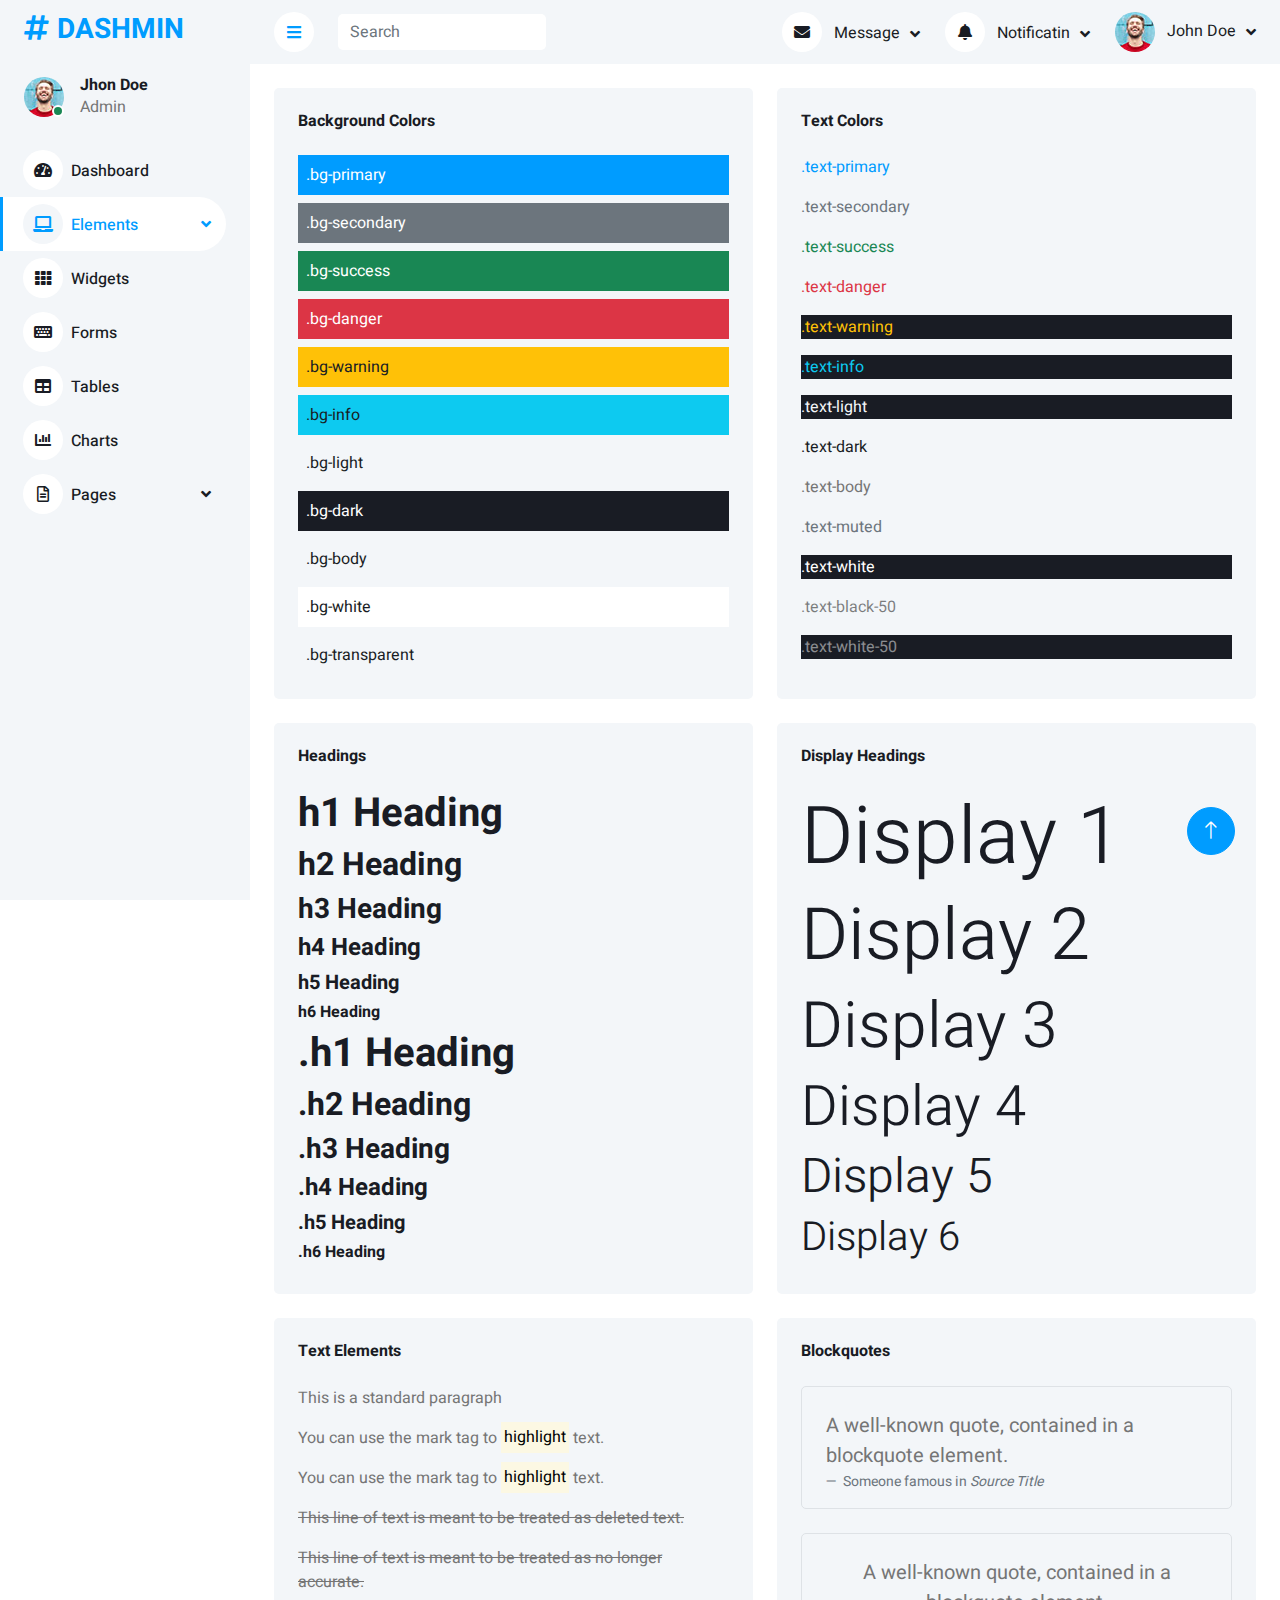
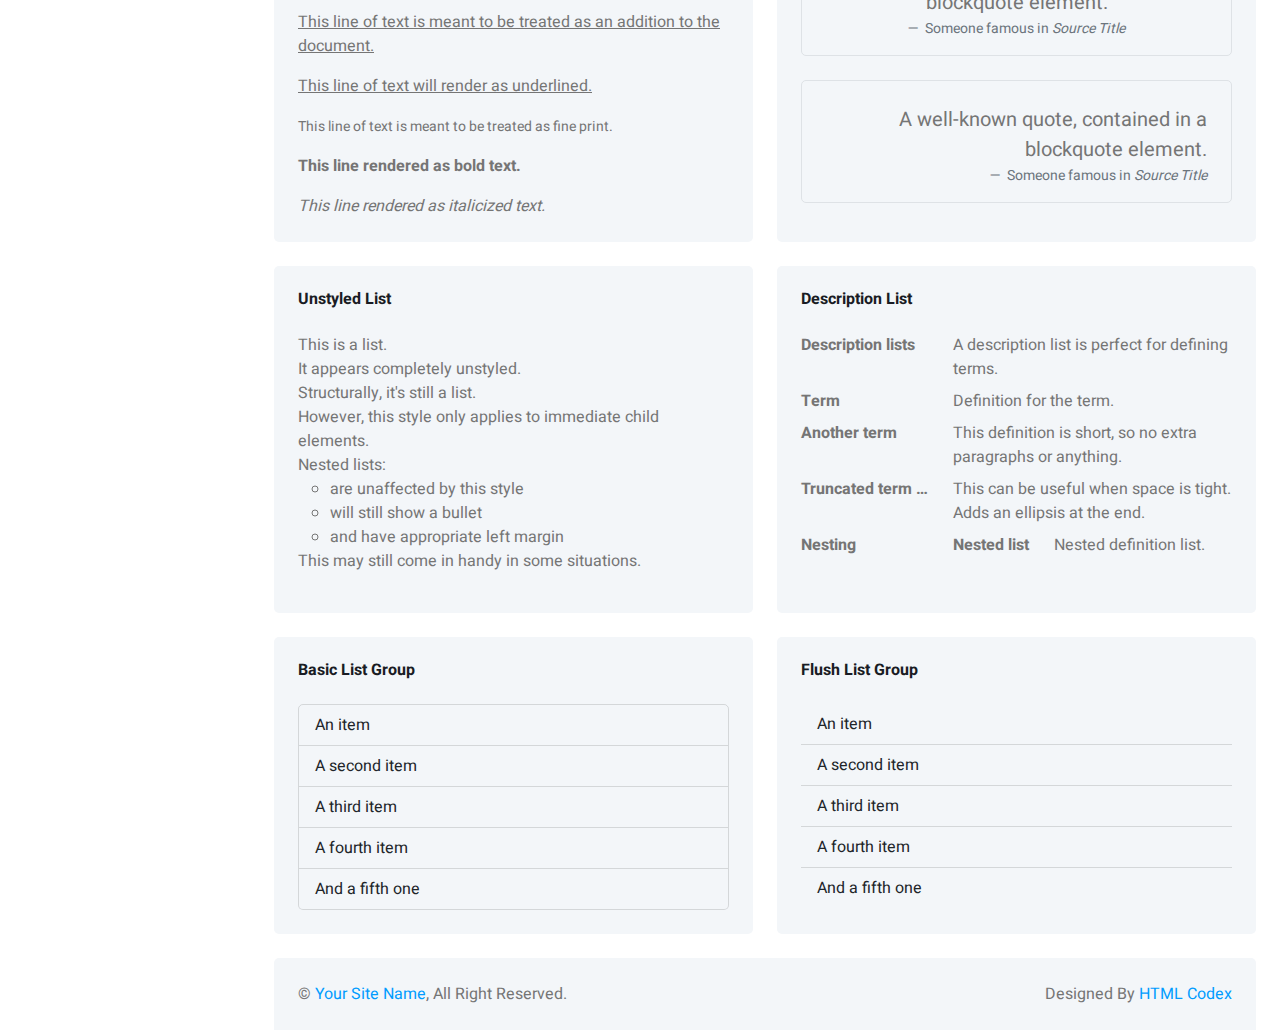
<file: Edukator.PresentationLayer/wwwroot/dashmin-1.0.0/typography.html>
<!DOCTYPE html>
<html lang="en">

<head>
    <meta charset="utf-8">
    <title>DASHMIN - Bootstrap Admin Template</title>
    <meta content="width=device-width, initial-scale=1.0" name="viewport">
    <meta content="" name="keywords">
    <meta content="" name="description">

    <!-- Favicon -->
    <link href="img/favicon.ico" rel="icon">

    <!-- Google Web Fonts -->
    <link rel="preconnect" href="https://fonts.googleapis.com">
    <link rel="preconnect" href="https://fonts.gstatic.com" crossorigin>
    <link href="https://fonts.googleapis.com/css2?family=Heebo:wght@400;500;600;700&display=swap" rel="stylesheet">
    
    <!-- Icon Font Stylesheet -->
    <link href="https://cdnjs.cloudflare.com/ajax/libs/font-awesome/5.10.0/css/all.min.css" rel="stylesheet">
    <link href="https://cdn.jsdelivr.net/npm/bootstrap-icons@1.4.1/font/bootstrap-icons.css" rel="stylesheet">

    <!-- Libraries Stylesheet -->
    <link href="lib/owlcarousel/assets/owl.carousel.min.css" rel="stylesheet">
    <link href="lib/tempusdominus/css/tempusdominus-bootstrap-4.min.css" rel="stylesheet" />

    <!-- Customized Bootstrap Stylesheet -->
    <link href="css/bootstrap.min.css" rel="stylesheet">

    <!-- Template Stylesheet -->
    <link href="css/style.css" rel="stylesheet">
</head>

<body>
    <div class="container-xxl position-relative bg-white d-flex p-0">
        <!-- Spinner Start -->
        <div id="spinner" class="show bg-white position-fixed translate-middle w-100 vh-100 top-50 start-50 d-flex align-items-center justify-content-center">
            <div class="spinner-border text-primary" style="width: 3rem; height: 3rem;" role="status">
                <span class="sr-only">Loading...</span>
            </div>
        </div>
        <!-- Spinner End -->


        <!-- Sidebar Start -->
        <div class="sidebar pe-4 pb-3">
            <nav class="navbar bg-light navbar-light">
                <a href="index.html" class="navbar-brand mx-4 mb-3">
                    <h3 class="text-primary"><i class="fa fa-hashtag me-2"></i>DASHMIN</h3>
                </a>
                <div class="d-flex align-items-center ms-4 mb-4">
                    <div class="position-relative">
                        <img class="rounded-circle" src="img/user.jpg" alt="" style="width: 40px; height: 40px;">
                        <div class="bg-success rounded-circle border border-2 border-white position-absolute end-0 bottom-0 p-1"></div>
                    </div>
                    <div class="ms-3">
                        <h6 class="mb-0">Jhon Doe</h6>
                        <span>Admin</span>
                    </div>
                </div>
                <div class="navbar-nav w-100">
                    <a href="index.html" class="nav-item nav-link"><i class="fa fa-tachometer-alt me-2"></i>Dashboard</a>
                    <div class="nav-item dropdown">
                        <a href="#" class="nav-link dropdown-toggle active" data-bs-toggle="dropdown"><i class="fa fa-laptop me-2"></i>Elements</a>
                        <div class="dropdown-menu bg-transparent border-0">
                            <a href="button.html" class="dropdown-item">Buttons</a>
                            <a href="typography.html" class="dropdown-item active">Typography</a>
                            <a href="element.html" class="dropdown-item">Other Elements</a>
                        </div>
                    </div>
                    <a href="widget.html" class="nav-item nav-link"><i class="fa fa-th me-2"></i>Widgets</a>
                    <a href="form.html" class="nav-item nav-link"><i class="fa fa-keyboard me-2"></i>Forms</a>
                    <a href="table.html" class="nav-item nav-link"><i class="fa fa-table me-2"></i>Tables</a>
                    <a href="chart.html" class="nav-item nav-link"><i class="fa fa-chart-bar me-2"></i>Charts</a>
                    <div class="nav-item dropdown">
                        <a href="#" class="nav-link dropdown-toggle" data-bs-toggle="dropdown"><i class="far fa-file-alt me-2"></i>Pages</a>
                        <div class="dropdown-menu bg-transparent border-0">
                            <a href="signin.html" class="dropdown-item">Sign In</a>
                            <a href="signup.html" class="dropdown-item">Sign Up</a>
                            <a href="404.html" class="dropdown-item">404 Error</a>
                            <a href="blank.html" class="dropdown-item">Blank Page</a>
                        </div>
                    </div>
                </div>
            </nav>
        </div>
        <!-- Sidebar End -->


        <!-- Content Start -->
        <div class="content">
            <!-- Navbar Start -->
            <nav class="navbar navbar-expand bg-light navbar-light sticky-top px-4 py-0">
                <a href="index.html" class="navbar-brand d-flex d-lg-none me-4">
                    <h2 class="text-primary mb-0"><i class="fa fa-hashtag"></i></h2>
                </a>
                <a href="#" class="sidebar-toggler flex-shrink-0">
                    <i class="fa fa-bars"></i>
                </a>
                <form class="d-none d-md-flex ms-4">
                    <input class="form-control border-0" type="search" placeholder="Search">
                </form>
                <div class="navbar-nav align-items-center ms-auto">
                    <div class="nav-item dropdown">
                        <a href="#" class="nav-link dropdown-toggle" data-bs-toggle="dropdown">
                            <i class="fa fa-envelope me-lg-2"></i>
                            <span class="d-none d-lg-inline-flex">Message</span>
                        </a>
                        <div class="dropdown-menu dropdown-menu-end bg-light border-0 rounded-0 rounded-bottom m-0">
                            <a href="#" class="dropdown-item">
                                <div class="d-flex align-items-center">
                                    <img class="rounded-circle" src="img/user.jpg" alt="" style="width: 40px; height: 40px;">
                                    <div class="ms-2">
                                        <h6 class="fw-normal mb-0">Jhon send you a message</h6>
                                        <small>15 minutes ago</small>
                                    </div>
                                </div>
                            </a>
                            <hr class="dropdown-divider">
                            <a href="#" class="dropdown-item">
                                <div class="d-flex align-items-center">
                                    <img class="rounded-circle" src="img/user.jpg" alt="" style="width: 40px; height: 40px;">
                                    <div class="ms-2">
                                        <h6 class="fw-normal mb-0">Jhon send you a message</h6>
                                        <small>15 minutes ago</small>
                                    </div>
                                </div>
                            </a>
                            <hr class="dropdown-divider">
                            <a href="#" class="dropdown-item">
                                <div class="d-flex align-items-center">
                                    <img class="rounded-circle" src="img/user.jpg" alt="" style="width: 40px; height: 40px;">
                                    <div class="ms-2">
                                        <h6 class="fw-normal mb-0">Jhon send you a message</h6>
                                        <small>15 minutes ago</small>
                                    </div>
                                </div>
                            </a>
                            <hr class="dropdown-divider">
                            <a href="#" class="dropdown-item text-center">See all message</a>
                        </div>
                    </div>
                    <div class="nav-item dropdown">
                        <a href="#" class="nav-link dropdown-toggle" data-bs-toggle="dropdown">
                            <i class="fa fa-bell me-lg-2"></i>
                            <span class="d-none d-lg-inline-flex">Notificatin</span>
                        </a>
                        <div class="dropdown-menu dropdown-menu-end bg-light border-0 rounded-0 rounded-bottom m-0">
                            <a href="#" class="dropdown-item">
                                <h6 class="fw-normal mb-0">Profile updated</h6>
                                <small>15 minutes ago</small>
                            </a>
                            <hr class="dropdown-divider">
                            <a href="#" class="dropdown-item">
                                <h6 class="fw-normal mb-0">New user added</h6>
                                <small>15 minutes ago</small>
                            </a>
                            <hr class="dropdown-divider">
                            <a href="#" class="dropdown-item">
                                <h6 class="fw-normal mb-0">Password changed</h6>
                                <small>15 minutes ago</small>
                            </a>
                            <hr class="dropdown-divider">
                            <a href="#" class="dropdown-item text-center">See all notifications</a>
                        </div>
                    </div>
                    <div class="nav-item dropdown">
                        <a href="#" class="nav-link dropdown-toggle" data-bs-toggle="dropdown">
                            <img class="rounded-circle me-lg-2" src="img/user.jpg" alt="" style="width: 40px; height: 40px;">
                            <span class="d-none d-lg-inline-flex">John Doe</span>
                        </a>
                        <div class="dropdown-menu dropdown-menu-end bg-light border-0 rounded-0 rounded-bottom m-0">
                            <a href="#" class="dropdown-item">My Profile</a>
                            <a href="#" class="dropdown-item">Settings</a>
                            <a href="#" class="dropdown-item">Log Out</a>
                        </div>
                    </div>
                </div>
            </nav>
            <!-- Navbar End -->


            <!-- Typography Start -->
            <div class="container-fluid pt-4 px-4">
                <div class="row g-4">
                    <div class="col-sm-12 col-xl-6">
                        <div class="bg-light rounded h-100 p-4">
                            <h6 class="mb-4">Background Colors</h6>
                            <div class="p-2 mb-2 bg-primary text-white">.bg-primary</div>
                            <div class="p-2 mb-2 bg-secondary text-white">.bg-secondary</div>
                            <div class="p-2 mb-2 bg-success text-white">.bg-success</div>
                            <div class="p-2 mb-2 bg-danger text-white">.bg-danger</div>
                            <div class="p-2 mb-2 bg-warning text-dark">.bg-warning</div>
                            <div class="p-2 mb-2 bg-info text-dark">.bg-info</div>
                            <div class="p-2 mb-2 bg-light text-dark">.bg-light</div>
                            <div class="p-2 mb-2 bg-dark text-white">.bg-dark</div>
                            <div class="p-2 mb-2 bg-body text-dark">.bg-body</div>
                            <div class="p-2 mb-2 bg-white text-dark">.bg-white</div>
                            <div class="p-2 mb-0 bg-transparent text-dark">.bg-transparent</div>
                        </div>
                    </div>
                    <div class="col-sm-12 col-xl-6">
                        <div class="bg-light rounded h-100 p-4">
                            <h6 class="mb-4">Text Colors</h6>
                            <p class="text-primary">.text-primary</p>
                            <p class="text-secondary">.text-secondary</p>
                            <p class="text-success">.text-success</p>
                            <p class="text-danger">.text-danger</p>
                            <p class="text-warning bg-dark">.text-warning</p>
                            <p class="text-info bg-dark">.text-info</p>
                            <p class="text-light bg-dark">.text-light</p>
                            <p class="text-dark">.text-dark</p>
                            <p class="text-body">.text-body</p>
                            <p class="text-muted">.text-muted</p>
                            <p class="text-white bg-dark">.text-white</p>
                            <p class="text-black-50">.text-black-50</p>
                            <p class="text-white-50 bg-dark mb-0">.text-white-50</p>
                        </div>
                    </div>
                    <div class="col-sm-12 col-xl-6">
                        <div class="bg-light rounded h-100 p-4">
                            <h6 class="mb-4">Headings</h6>
                            <h1>h1 Heading</h1>
                            <h2>h2 Heading</h2>
                            <h3>h3 Heading</h3>
                            <h4>h4 Heading</h4>
                            <h5>h5 Heading</h5>
                            <h6>h6 Heading</h6>
                            <p class="h1">.h1 Heading</p>
                            <p class="h2">.h2 Heading</p>
                            <p class="h3">.h3 Heading</p>
                            <p class="h4">.h4 Heading</p>
                            <p class="h5">.h5 Heading</p>
                            <p class="h6">.h6 Heading</p>
                        </div>
                    </div>
                    <div class="col-sm-12 col-xl-6">
                        <div class="bg-light rounded h-100 p-4">
                            <h6 class="mb-4">Display Headings</h6>
                            <h1 class="display-1">Display 1</h1>
                            <h1 class="display-2">Display 2</h1>
                            <h1 class="display-3">Display 3</h1>
                            <h1 class="display-4">Display 4</h1>
                            <h1 class="display-5">Display 5</h1>
                            <h1 class="display-6 mb-0">Display 6</h1>
                        </div>
                    </div>
                    <div class="col-sm-12 col-xl-6">
                        <div class="bg-light rounded h-100 p-4">
                            <h6 class="mb-4">Text Elements</h6>
                            <p>This is a standard paragraph</p>
                            <p>You can use the mark tag to <mark>highlight</mark> text.</p>
                            <p>You can use the mark tag to <mark>highlight</mark> text.</p>
                            <p><del>This line of text is meant to be treated as deleted text.</del></p>
                            <p><s>This line of text is meant to be treated as no longer accurate.</s></p>
                            <p><ins>This line of text is meant to be treated as an addition to the document.</ins></p>
                            <p><u>This line of text will render as underlined.</u></p>
                            <p><small>This line of text is meant to be treated as fine print.</small></p>
                            <p><strong>This line rendered as bold text.</strong></p>
                            <p class="mb-0"><em>This line rendered as italicized text.</em></p>
                        </div>
                    </div>
                    <div class="col-sm-12 col-xl-6">
                        <div class="bg-light rounded h-100 p-4">
                            <h6 class="mb-4">Blockquotes</h6>
                            <div class="border rounded p-4 pb-0 mb-4">
                                <figure>
                                    <blockquote class="blockquote">
                                        <p>A well-known quote, contained in a blockquote element.</p>
                                    </blockquote>
                                    <figcaption class="blockquote-footer">
                                        Someone famous in <cite title="Source Title">Source Title</cite>
                                    </figcaption>
                                </figure>
                            </div>
                            <div class="border rounded p-4 pb-0 mb-4">
                                <figure class="text-center">
                                    <blockquote class="blockquote">
                                        <p>A well-known quote, contained in a blockquote element.</p>
                                    </blockquote>
                                    <figcaption class="blockquote-footer">
                                        Someone famous in <cite title="Source Title">Source Title</cite>
                                    </figcaption>
                                </figure>
                            </div>
                            <div class="border rounded p-4 pb-0 mb-0">
                                <figure class="text-end">
                                    <blockquote class="blockquote">
                                        <p>A well-known quote, contained in a blockquote element.</p>
                                    </blockquote>
                                    <figcaption class="blockquote-footer">
                                        Someone famous in <cite title="Source Title">Source Title</cite>
                                    </figcaption>
                                </figure>
                            </div>
                        </div>
                    </div>
                    <div class="col-sm-12 col-xl-6">
                        <div class="bg-light rounded h-100 p-4">
                            <h6 class="mb-4">Unstyled List</h6>
                            <ul class="list-unstyled mb-0">
                                <li>This is a list.</li>
                                <li>It appears completely unstyled.</li>
                                <li>Structurally, it's still a list.</li>
                                <li>However, this style only applies to immediate child elements.</li>
                                <li>Nested lists:
                                    <ul>
                                        <li>are unaffected by this style</li>
                                        <li>will still show a bullet</li>
                                        <li>and have appropriate left margin</li>
                                    </ul>
                                </li>
                                <li>This may still come in handy in some situations.</li>
                            </ul>
                        </div>
                    </div>
                    <div class="col-sm-12 col-xl-6">
                        <div class="bg-light rounded h-100 p-4">
                            <h6 class="mb-4">Description List</h6>
                            <dl class="row mb-0">
                                <dt class="col-sm-4">Description lists</dt>
                                <dd class="col-sm-8">A description list is perfect for defining terms.</dd>

                                <dt class="col-sm-4">Term</dt>
                                <dd class="col-sm-8">Definition for the term.</dd>

                                <dt class="col-sm-4">Another term</dt>
                                <dd class="col-sm-8">This definition is short, so no extra paragraphs or anything.</dd>

                                <dt class="col-sm-4 text-truncate">Truncated term is truncated</dt>
                                <dd class="col-sm-8">This can be useful when space is tight. Adds an ellipsis at the
                                    end.</dd>

                                <dt class="col-sm-4">Nesting</dt>
                                <dd class="col-sm-8">
                                    <dl class="row">
                                        <dt class="col-sm-4">Nested list</dt>
                                        <dd class="col-sm-8">Nested definition list.</dd>
                                    </dl>
                                </dd>
                            </dl>
                        </div>
                    </div>
                    <div class="col-sm-12 col-xl-6">
                        <div class="bg-light rounded h-100 p-4">
                            <h6 class="mb-4">Basic List Group</h6>
                            <ul class="list-group">
                                <li class="list-group-item bg-transparent">An item</li>
                                <li class="list-group-item bg-transparent">A second item</li>
                                <li class="list-group-item bg-transparent">A third item</li>
                                <li class="list-group-item bg-transparent">A fourth item</li>
                                <li class="list-group-item bg-transparent">And a fifth one</li>
                            </ul>
                        </div>
                    </div>
                    <div class="col-sm-12 col-xl-6">
                        <div class="bg-light rounded h-100 p-4">
                            <h6 class="mb-4">Flush List Group</h6>
                            <ul class="list-group list-group-flush">
                                <li class="list-group-item bg-transparent">An item</li>
                                <li class="list-group-item bg-transparent">A second item</li>
                                <li class="list-group-item bg-transparent">A third item</li>
                                <li class="list-group-item bg-transparent">A fourth item</li>
                                <li class="list-group-item bg-transparent">And a fifth one</li>
                            </ul>
                        </div>
                    </div>
                </div>
            </div>
            <!-- Typography End -->


            <!-- Footer Start -->
            <div class="container-fluid pt-4 px-4">
                <div class="bg-light rounded-top p-4">
                    <div class="row">
                        <div class="col-12 col-sm-6 text-center text-sm-start">
                            &copy; <a href="#">Your Site Name</a>, All Right Reserved. 
                        </div>
                        <div class="col-12 col-sm-6 text-center text-sm-end">
                            <!--/*** This template is free as long as you keep the footer author’s credit link/attribution link/backlink. If you'd like to use the template without the footer author’s credit link/attribution link/backlink, you can purchase the Credit Removal License from "https://htmlcodex.com/credit-removal". Thank you for your support. ***/-->
                            Designed By <a href="https://htmlcodex.com">HTML Codex</a>
                        </div>
                    </div>
                </div>
            </div>
            <!-- Footer End -->
        </div>
        <!-- Content End -->


        <!-- Back to Top -->
        <a href="#" class="btn btn-lg btn-primary btn-lg-square back-to-top"><i class="bi bi-arrow-up"></i></a>
    </div>

    <!-- JavaScript Libraries -->
    <script src="https://code.jquery.com/jquery-3.4.1.min.js"></script>
    <script src="https://cdn.jsdelivr.net/npm/bootstrap@5.0.0/dist/js/bootstrap.bundle.min.js"></script>
    <script src="lib/chart/chart.min.js"></script>
    <script src="lib/easing/easing.min.js"></script>
    <script src="lib/waypoints/waypoints.min.js"></script>
    <script src="lib/owlcarousel/owl.carousel.min.js"></script>
    <script src="lib/tempusdominus/js/moment.min.js"></script>
    <script src="lib/tempusdominus/js/moment-timezone.min.js"></script>
    <script src="lib/tempusdominus/js/tempusdominus-bootstrap-4.min.js"></script>

    <!-- Template Javascript -->
    <script src="js/main.js"></script>
</body>

</html>
</file>
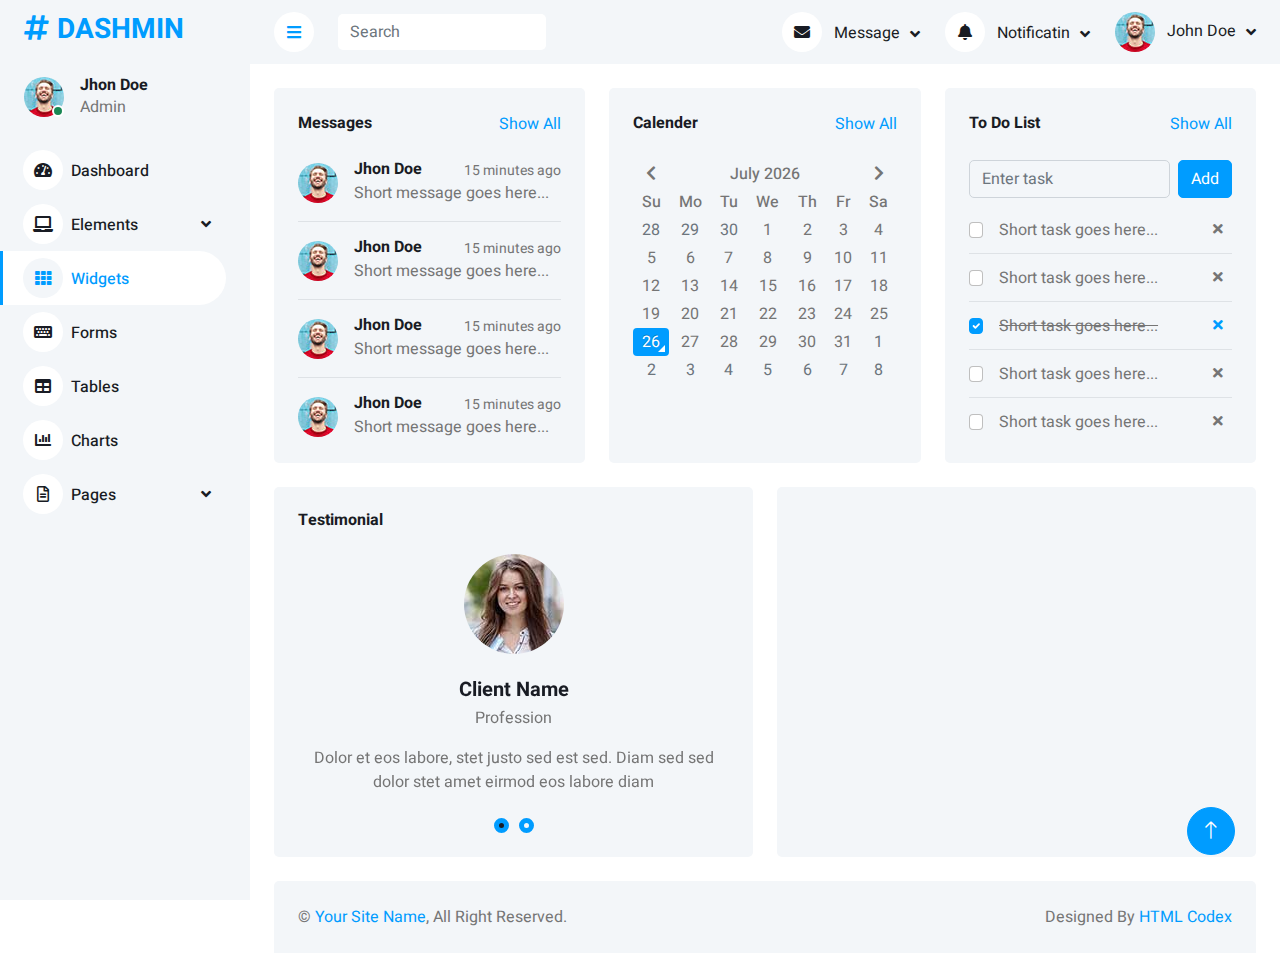
<file: Edukator.PresentationLayer/wwwroot/dashmin-1.0.0/widget.html>
<!DOCTYPE html>
<html lang="en">

<head>
    <meta charset="utf-8">
    <title>DASHMIN - Bootstrap Admin Template</title>
    <meta content="width=device-width, initial-scale=1.0" name="viewport">
    <meta content="" name="keywords">
    <meta content="" name="description">

    <!-- Favicon -->
    <link href="img/favicon.ico" rel="icon">

    <!-- Google Web Fonts -->
    <link rel="preconnect" href="https://fonts.googleapis.com">
    <link rel="preconnect" href="https://fonts.gstatic.com" crossorigin>
    <link href="https://fonts.googleapis.com/css2?family=Heebo:wght@400;500;600;700&display=swap" rel="stylesheet">
    
    <!-- Icon Font Stylesheet -->
    <link href="https://cdnjs.cloudflare.com/ajax/libs/font-awesome/5.10.0/css/all.min.css" rel="stylesheet">
    <link href="https://cdn.jsdelivr.net/npm/bootstrap-icons@1.4.1/font/bootstrap-icons.css" rel="stylesheet">

    <!-- Libraries Stylesheet -->
    <link href="lib/owlcarousel/assets/owl.carousel.min.css" rel="stylesheet">
    <link href="lib/tempusdominus/css/tempusdominus-bootstrap-4.min.css" rel="stylesheet" />

    <!-- Customized Bootstrap Stylesheet -->
    <link href="css/bootstrap.min.css" rel="stylesheet">

    <!-- Template Stylesheet -->
    <link href="css/style.css" rel="stylesheet">
</head>

<body>
    <div class="container-xxl position-relative bg-white d-flex p-0">
        <!-- Spinner Start -->
        <div id="spinner" class="show bg-white position-fixed translate-middle w-100 vh-100 top-50 start-50 d-flex align-items-center justify-content-center">
            <div class="spinner-border text-primary" style="width: 3rem; height: 3rem;" role="status">
                <span class="sr-only">Loading...</span>
            </div>
        </div>
        <!-- Spinner End -->


        <!-- Sidebar Start -->
        <div class="sidebar pe-4 pb-3">
            <nav class="navbar bg-light navbar-light">
                <a href="index.html" class="navbar-brand mx-4 mb-3">
                    <h3 class="text-primary"><i class="fa fa-hashtag me-2"></i>DASHMIN</h3>
                </a>
                <div class="d-flex align-items-center ms-4 mb-4">
                    <div class="position-relative">
                        <img class="rounded-circle" src="img/user.jpg" alt="" style="width: 40px; height: 40px;">
                        <div class="bg-success rounded-circle border border-2 border-white position-absolute end-0 bottom-0 p-1"></div>
                    </div>
                    <div class="ms-3">
                        <h6 class="mb-0">Jhon Doe</h6>
                        <span>Admin</span>
                    </div>
                </div>
                <div class="navbar-nav w-100">
                    <a href="index.html" class="nav-item nav-link"><i class="fa fa-tachometer-alt me-2"></i>Dashboard</a>
                    <div class="nav-item dropdown">
                        <a href="#" class="nav-link dropdown-toggle" data-bs-toggle="dropdown"><i class="fa fa-laptop me-2"></i>Elements</a>
                        <div class="dropdown-menu bg-transparent border-0">
                            <a href="button.html" class="dropdown-item">Buttons</a>
                            <a href="typography.html" class="dropdown-item">Typography</a>
                            <a href="element.html" class="dropdown-item">Other Elements</a>
                        </div>
                    </div>
                    <a href="widget.html" class="nav-item nav-link active"><i class="fa fa-th me-2"></i>Widgets</a>
                    <a href="form.html" class="nav-item nav-link"><i class="fa fa-keyboard me-2"></i>Forms</a>
                    <a href="table.html" class="nav-item nav-link"><i class="fa fa-table me-2"></i>Tables</a>
                    <a href="chart.html" class="nav-item nav-link"><i class="fa fa-chart-bar me-2"></i>Charts</a>
                    <div class="nav-item dropdown">
                        <a href="#" class="nav-link dropdown-toggle" data-bs-toggle="dropdown"><i class="far fa-file-alt me-2"></i>Pages</a>
                        <div class="dropdown-menu bg-transparent border-0">
                            <a href="signin.html" class="dropdown-item">Sign In</a>
                            <a href="signup.html" class="dropdown-item">Sign Up</a>
                            <a href="404.html" class="dropdown-item">404 Error</a>
                            <a href="blank.html" class="dropdown-item">Blank Page</a>
                        </div>
                    </div>
                </div>
            </nav>
        </div>
        <!-- Sidebar End -->


        <!-- Content Start -->
        <div class="content">
            <!-- Navbar Start -->
            <nav class="navbar navbar-expand bg-light navbar-light sticky-top px-4 py-0">
                <a href="index.html" class="navbar-brand d-flex d-lg-none me-4">
                    <h2 class="text-primary mb-0"><i class="fa fa-hashtag"></i></h2>
                </a>
                <a href="#" class="sidebar-toggler flex-shrink-0">
                    <i class="fa fa-bars"></i>
                </a>
                <form class="d-none d-md-flex ms-4">
                    <input class="form-control border-0" type="search" placeholder="Search">
                </form>
                <div class="navbar-nav align-items-center ms-auto">
                    <div class="nav-item dropdown">
                        <a href="#" class="nav-link dropdown-toggle" data-bs-toggle="dropdown">
                            <i class="fa fa-envelope me-lg-2"></i>
                            <span class="d-none d-lg-inline-flex">Message</span>
                        </a>
                        <div class="dropdown-menu dropdown-menu-end bg-light border-0 rounded-0 rounded-bottom m-0">
                            <a href="#" class="dropdown-item">
                                <div class="d-flex align-items-center">
                                    <img class="rounded-circle" src="img/user.jpg" alt="" style="width: 40px; height: 40px;">
                                    <div class="ms-2">
                                        <h6 class="fw-normal mb-0">Jhon send you a message</h6>
                                        <small>15 minutes ago</small>
                                    </div>
                                </div>
                            </a>
                            <hr class="dropdown-divider">
                            <a href="#" class="dropdown-item">
                                <div class="d-flex align-items-center">
                                    <img class="rounded-circle" src="img/user.jpg" alt="" style="width: 40px; height: 40px;">
                                    <div class="ms-2">
                                        <h6 class="fw-normal mb-0">Jhon send you a message</h6>
                                        <small>15 minutes ago</small>
                                    </div>
                                </div>
                            </a>
                            <hr class="dropdown-divider">
                            <a href="#" class="dropdown-item">
                                <div class="d-flex align-items-center">
                                    <img class="rounded-circle" src="img/user.jpg" alt="" style="width: 40px; height: 40px;">
                                    <div class="ms-2">
                                        <h6 class="fw-normal mb-0">Jhon send you a message</h6>
                                        <small>15 minutes ago</small>
                                    </div>
                                </div>
                            </a>
                            <hr class="dropdown-divider">
                            <a href="#" class="dropdown-item text-center">See all message</a>
                        </div>
                    </div>
                    <div class="nav-item dropdown">
                        <a href="#" class="nav-link dropdown-toggle" data-bs-toggle="dropdown">
                            <i class="fa fa-bell me-lg-2"></i>
                            <span class="d-none d-lg-inline-flex">Notificatin</span>
                        </a>
                        <div class="dropdown-menu dropdown-menu-end bg-light border-0 rounded-0 rounded-bottom m-0">
                            <a href="#" class="dropdown-item">
                                <h6 class="fw-normal mb-0">Profile updated</h6>
                                <small>15 minutes ago</small>
                            </a>
                            <hr class="dropdown-divider">
                            <a href="#" class="dropdown-item">
                                <h6 class="fw-normal mb-0">New user added</h6>
                                <small>15 minutes ago</small>
                            </a>
                            <hr class="dropdown-divider">
                            <a href="#" class="dropdown-item">
                                <h6 class="fw-normal mb-0">Password changed</h6>
                                <small>15 minutes ago</small>
                            </a>
                            <hr class="dropdown-divider">
                            <a href="#" class="dropdown-item text-center">See all notifications</a>
                        </div>
                    </div>
                    <div class="nav-item dropdown">
                        <a href="#" class="nav-link dropdown-toggle" data-bs-toggle="dropdown">
                            <img class="rounded-circle me-lg-2" src="img/user.jpg" alt="" style="width: 40px; height: 40px;">
                            <span class="d-none d-lg-inline-flex">John Doe</span>
                        </a>
                        <div class="dropdown-menu dropdown-menu-end bg-light border-0 rounded-0 rounded-bottom m-0">
                            <a href="#" class="dropdown-item">My Profile</a>
                            <a href="#" class="dropdown-item">Settings</a>
                            <a href="#" class="dropdown-item">Log Out</a>
                        </div>
                    </div>
                </div>
            </nav>
            <!-- Navbar End -->


            <!-- Chart Start -->
            <div class="container-fluid pt-4 px-4">
                <div class="row g-4">
                    <div class="col-sm-12 col-md-6 col-xl-4">
                        <div class="h-100 bg-light rounded p-4">
                            <div class="d-flex align-items-center justify-content-between mb-2">
                                <h6 class="mb-0">Messages</h6>
                                <a href="">Show All</a>
                            </div>
                            <div class="d-flex align-items-center border-bottom py-3">
                                <img class="rounded-circle flex-shrink-0" src="img/user.jpg" alt="" style="width: 40px; height: 40px;">
                                <div class="w-100 ms-3">
                                    <div class="d-flex w-100 justify-content-between">
                                        <h6 class="mb-0">Jhon Doe</h6>
                                        <small>15 minutes ago</small>
                                    </div>
                                    <span>Short message goes here...</span>
                                </div>
                            </div>
                            <div class="d-flex align-items-center border-bottom py-3">
                                <img class="rounded-circle flex-shrink-0" src="img/user.jpg" alt="" style="width: 40px; height: 40px;">
                                <div class="w-100 ms-3">
                                    <div class="d-flex w-100 justify-content-between">
                                        <h6 class="mb-0">Jhon Doe</h6>
                                        <small>15 minutes ago</small>
                                    </div>
                                    <span>Short message goes here...</span>
                                </div>
                            </div>
                            <div class="d-flex align-items-center border-bottom py-3">
                                <img class="rounded-circle flex-shrink-0" src="img/user.jpg" alt="" style="width: 40px; height: 40px;">
                                <div class="w-100 ms-3">
                                    <div class="d-flex w-100 justify-content-between">
                                        <h6 class="mb-0">Jhon Doe</h6>
                                        <small>15 minutes ago</small>
                                    </div>
                                    <span>Short message goes here...</span>
                                </div>
                            </div>
                            <div class="d-flex align-items-center pt-3">
                                <img class="rounded-circle flex-shrink-0" src="img/user.jpg" alt="" style="width: 40px; height: 40px;">
                                <div class="w-100 ms-3">
                                    <div class="d-flex w-100 justify-content-between">
                                        <h6 class="mb-0">Jhon Doe</h6>
                                        <small>15 minutes ago</small>
                                    </div>
                                    <span>Short message goes here...</span>
                                </div>
                            </div>
                        </div>
                    </div>
                    <div class="col-sm-12 col-md-6 col-xl-4">
                        <div class="h-100 bg-light rounded p-4">
                            <div class="d-flex align-items-center justify-content-between mb-4">
                                <h6 class="mb-0">Calender</h6>
                                <a href="">Show All</a>
                            </div>
                            <div id="calender"></div>
                        </div>
                    </div>
                    <div class="col-sm-12 col-md-6 col-xl-4">
                        <div class="h-100 bg-light rounded p-4">
                            <div class="d-flex align-items-center justify-content-between mb-4">
                                <h6 class="mb-0">To Do List</h6>
                                <a href="">Show All</a>
                            </div>
                            <div class="d-flex mb-2">
                                <input class="form-control bg-transparent" type="text" placeholder="Enter task">
                                <button type="button" class="btn btn-primary ms-2">Add</button>
                            </div>
                            <div class="d-flex align-items-center border-bottom py-2">
                                <input class="form-check-input m-0" type="checkbox">
                                <div class="w-100 ms-3">
                                    <div class="d-flex w-100 align-items-center justify-content-between">
                                        <span>Short task goes here...</span>
                                        <button class="btn btn-sm"><i class="fa fa-times"></i></button>
                                    </div>
                                </div>
                            </div>
                            <div class="d-flex align-items-center border-bottom py-2">
                                <input class="form-check-input m-0" type="checkbox">
                                <div class="w-100 ms-3">
                                    <div class="d-flex w-100 align-items-center justify-content-between">
                                        <span>Short task goes here...</span>
                                        <button class="btn btn-sm"><i class="fa fa-times"></i></button>
                                    </div>
                                </div>
                            </div>
                            <div class="d-flex align-items-center border-bottom py-2">
                                <input class="form-check-input m-0" type="checkbox" checked>
                                <div class="w-100 ms-3">
                                    <div class="d-flex w-100 align-items-center justify-content-between">
                                        <span><del>Short task goes here...</del></span>
                                        <button class="btn btn-sm text-primary"><i class="fa fa-times"></i></button>
                                    </div>
                                </div>
                            </div>
                            <div class="d-flex align-items-center border-bottom py-2">
                                <input class="form-check-input m-0" type="checkbox">
                                <div class="w-100 ms-3">
                                    <div class="d-flex w-100 align-items-center justify-content-between">
                                        <span>Short task goes here...</span>
                                        <button class="btn btn-sm"><i class="fa fa-times"></i></button>
                                    </div>
                                </div>
                            </div>
                            <div class="d-flex align-items-center pt-2">
                                <input class="form-check-input m-0" type="checkbox">
                                <div class="w-100 ms-3">
                                    <div class="d-flex w-100 align-items-center justify-content-between">
                                        <span>Short task goes here...</span>
                                        <button class="btn btn-sm"><i class="fa fa-times"></i></button>
                                    </div>
                                </div>
                            </div>
                        </div>
                    </div>
                    <div class="col-sm-12 col-xl-6">
                        <div class="bg-light rounded h-100 p-4">
                            <h6 class="mb-4">Testimonial</h6>
                            <div class="owl-carousel testimonial-carousel">
                                <div class="testimonial-item text-center">
                                    <img class="img-fluid rounded-circle mx-auto mb-4" src="img/testimonial-1.jpg" style="width: 100px; height: 100px;">
                                    <h5 class="mb-1">Client Name</h5>
                                    <p>Profession</p>
                                    <p class="mb-0">Dolor et eos labore, stet justo sed est sed. Diam sed sed dolor stet amet eirmod eos labore diam</p>
                                </div>
                                <div class="testimonial-item text-center">
                                    <img class="img-fluid rounded-circle mx-auto mb-4" src="img/testimonial-2.jpg" style="width: 100px; height: 100px;">
                                    <h5 class="mb-1">Client Name</h5>
                                    <p>Profession</p>
                                    <p class="mb-0">Dolor et eos labore, stet justo sed est sed. Diam sed sed dolor stet amet eirmod eos labore diam</p>
                                </div>
                            </div>
                        </div>
                    </div>
                    <div class="col-sm-12 col-xl-6">
                        <div class="bg-light rounded h-100 p-4">
                            <iframe class="position-relative rounded w-100 h-100"
                            src="https://www.google.com/maps/embed?pb=!1m18!1m12!1m3!1d3001156.4288297426!2d-78.01371936852176!3d42.72876761954724!2m3!1f0!2f0!3f0!3m2!1i1024!2i768!4f13.1!3m3!1m2!1s0x4ccc4bf0f123a5a9%3A0xddcfc6c1de189567!2sNew%20York%2C%20USA!5e0!3m2!1sen!2sbd!4v1603794290143!5m2!1sen!2sbd"
                            frameborder="0" style="border:0;" allowfullscreen="" aria-hidden="false"
                            tabindex="0"></iframe>
                        </div>
                    </div>
                </div>
            </div>
            <!-- Chart End -->


            <!-- Footer Start -->
            <div class="container-fluid pt-4 px-4">
                <div class="bg-light rounded-top p-4">
                    <div class="row">
                        <div class="col-12 col-sm-6 text-center text-sm-start">
                            &copy; <a href="#">Your Site Name</a>, All Right Reserved. 
                        </div>
                        <div class="col-12 col-sm-6 text-center text-sm-end">
                            <!--/*** This template is free as long as you keep the footer author’s credit link/attribution link/backlink. If you'd like to use the template without the footer author’s credit link/attribution link/backlink, you can purchase the Credit Removal License from "https://htmlcodex.com/credit-removal". Thank you for your support. ***/-->
                            Designed By <a href="https://htmlcodex.com">HTML Codex</a>
                        </div>
                    </div>
                </div>
            </div>
            <!-- Footer End -->
        </div>
        <!-- Content End -->


        <!-- Back to Top -->
        <a href="#" class="btn btn-lg btn-primary btn-lg-square back-to-top"><i class="bi bi-arrow-up"></i></a>
    </div>

    <!-- JavaScript Libraries -->
    <script src="https://code.jquery.com/jquery-3.4.1.min.js"></script>
    <script src="https://cdn.jsdelivr.net/npm/bootstrap@5.0.0/dist/js/bootstrap.bundle.min.js"></script>
    <script src="lib/chart/chart.min.js"></script>
    <script src="lib/easing/easing.min.js"></script>
    <script src="lib/waypoints/waypoints.min.js"></script>
    <script src="lib/owlcarousel/owl.carousel.min.js"></script>
    <script src="lib/tempusdominus/js/moment.min.js"></script>
    <script src="lib/tempusdominus/js/moment-timezone.min.js"></script>
    <script src="lib/tempusdominus/js/tempusdominus-bootstrap-4.min.js"></script>

    <!-- Template Javascript -->
    <script src="js/main.js"></script>
</body>

</html>
</file>
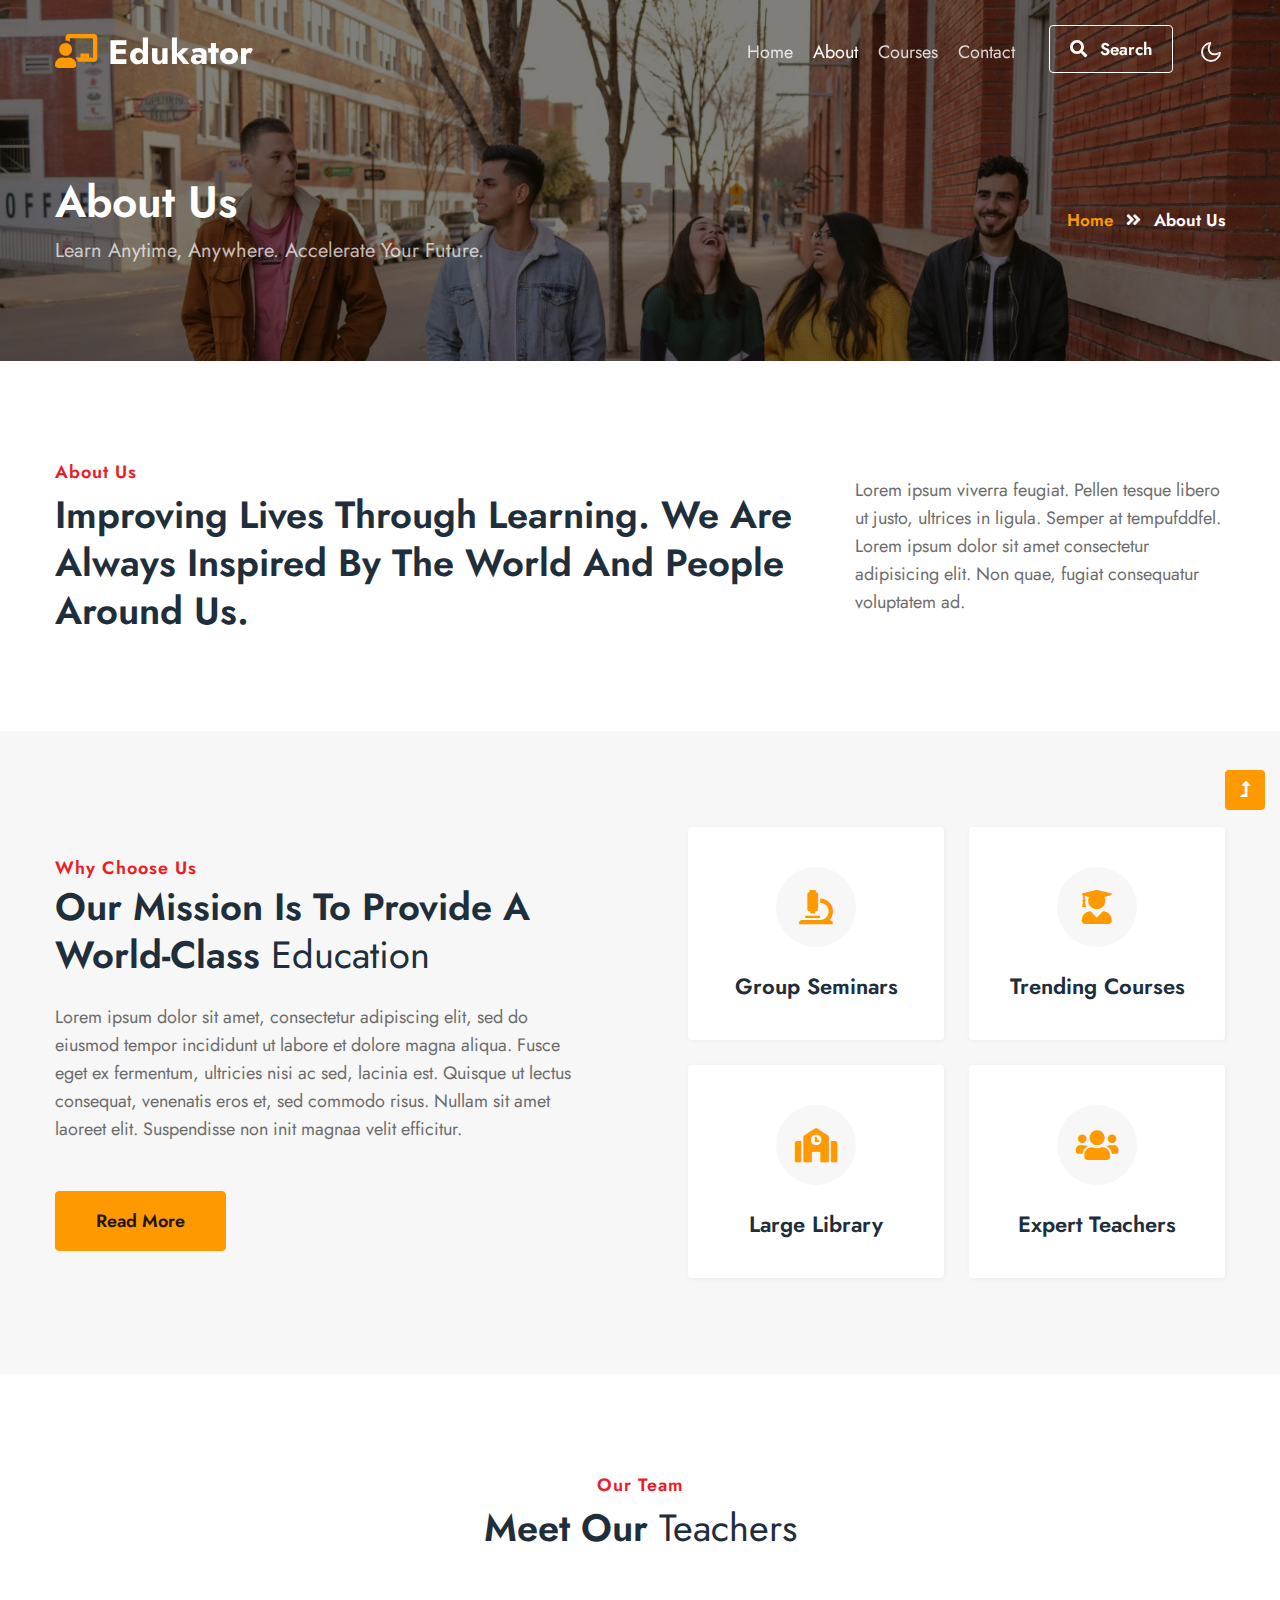
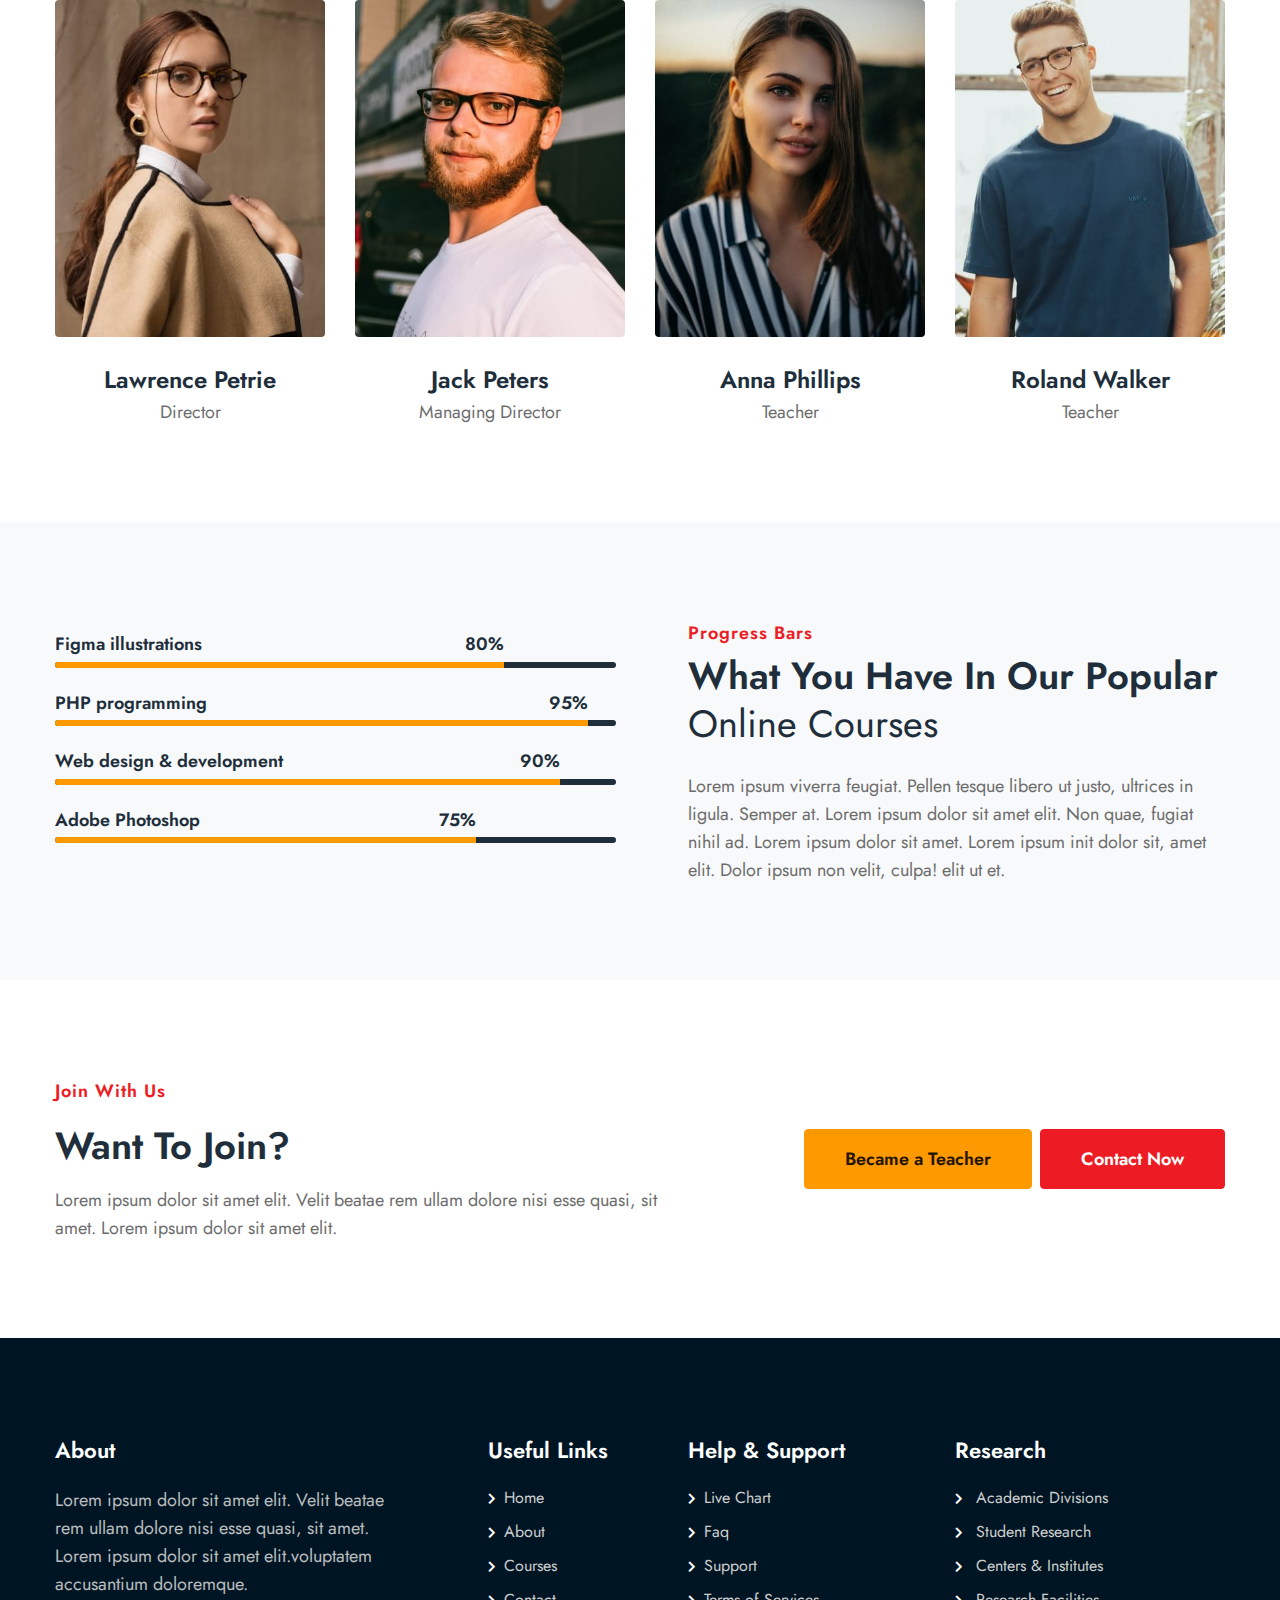
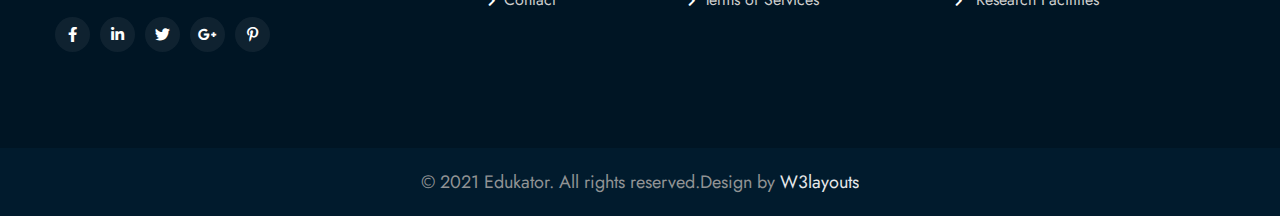
<file: Edukator.PresentationLayer/wwwroot/Edukator-Starter/about.html>
<!--
Author: W3layouts
Author URL: http://w3layouts.com
-->
<!doctype html>
<html lang="en">

<head>
  <!-- Required meta tags -->
  <meta charset="utf-8">
  <meta name="viewport" content="width=device-width, initial-scale=1, shrink-to-fit=no">
  <title>Edukator - Education Category Bootstrap Responsive Template | About :: W3layouts</title>
  <!-- google fonts -->
  <link href="//fonts.googleapis.com/css2?family=Jost:wght@300;400;600;700&display=swap" rel="stylesheet">
  <!-- Template CSS -->
  <link rel="stylesheet" href="assets/css/style-starter.css">
</head>

<body>
  <!--header-->
  <header id="site-header" class="fixed-top">
    <div class="container">
      <nav class="navbar navbar-expand-lg navbar-dark stroke">
        <h1>
          <a class="navbar-brand" href="index.html">
            <i class="fas fa-chalkboard-teacher"></i> Edukator</a>
        </h1>
        <!-- if logo is image enable this   
  <a class="navbar-brand" href="#index.html">
      <img src="image-path" alt="Your logo" title="Your logo" style="height:35px;" />
  </a> -->
        <button class="navbar-toggler  collapsed bg-gradient" type="button" data-toggle="collapse"
          data-target="#navbarTogglerDemo02" aria-controls="navbarTogglerDemo02" aria-expanded="false"
          aria-label="Toggle navigation">
          <span class="navbar-toggler-icon fa icon-expand fa-bars"></span>
          <span class="navbar-toggler-icon fa icon-close fa-times"></span>
          </span>
        </button>
        <div class="collapse navbar-collapse" id="navbarTogglerDemo02">
          <ul class="navbar-nav ml-lg-auto">
            <li class="nav-item">
              <a class="nav-link" href="index.html">Home <span class="sr-only">(current)</span></a>
            </li>
            <li class="nav-item active">
              <a class="nav-link" href="about.html">About</a>
            </li>
            <li class="nav-item">
              <a class="nav-link" href="courses.html">Courses</a>
            </li>
            <li class="nav-item mr-lg-1">
              <a class="nav-link" href="contact.html">Contact</a>
            </li>
            <!--/search-right-->
            <li class="header-search mr-lg-2 mt-lg-0 mt-4 position-relative">
              <div class="search-right">
                <a href="#search" class="btn btn-style search-btn" title="search"><span class="fas fa-search mr-2"
                    aria-hidden="true"></span> Search</a>
               
              </div>
            </li>
            <!--//search-right-->
          </ul>
        </div>


        <!-- toggle switch for light and dark theme -->
        <div class="mobile-position">
          <nav class="navigation">
            <div class="theme-switch-wrapper">
              <label class="theme-switch" for="checkbox">
                <input type="checkbox" id="checkbox">
                <div class="mode-container py-1">
                  <i class="gg-sun"></i>
                  <i class="gg-moon"></i>
                </div>
              </label>
            </div>
          </nav>
        </div>
        <!-- //toggle switch for light and dark theme -->
      </nav>
    </div>
  </header>
  <!--/header-->
  <!-- breadcrumb -->
  <section class="w3l-about-breadcrumb text-center">
    <div class="breadcrumb-bg breadcrumb-bg-about py-5">
      <div class="container py-lg-5 py-md-4">
        <div class="w3breadcrumb-gids">
          <div class="w3breadcrumb-left text-left">
            <h2 class="title AboutPageBanner">
              About Us </h2>
            <p class="inner-page-para mt-2">
              Learn Anytime, Anywhere.
              Accelerate Your Future.</p>
          </div>
          <div class="w3breadcrumb-right">
            <ul class="breadcrumbs-custom-path">
              <li><a href="index.html">Home</a></li>
              <li class="active"><span class="fas fa-angle-double-right mx-2"></span> About Us</li>
            </ul>
          </div>
        </div>
      </div>
    </div>
  </section>
  <!--//breadcrumb-->
  <!--/w3l-aboutblock1-->
  <section class="w3l-aboutblock1" id="about">
    <div class="midd-w3 py-5">
      <div class="container py-lg-5 py-md-4 py-2">
        <div class="row">
          <div class="col-lg-8 left-wthree-img pr-lg-5">
            <h5 class="title-subw3hny mb-1">About Us</h5>
            <h3 class="title-w3l">Improving lives through Learning.
              We are always inspired by the world and people around us.</h3>
          </div>
          <div class="col-lg-4 mt-lg-0 mt-5 about-right-faq align-self">

            <p class="">Lorem ipsum viverra feugiat. Pellen tesque libero ut justo,
              ultrices in ligula. Semper at tempufddfel. Lorem ipsum dolor sit amet consectetur adipisicing
              elit. Non quae, fugiat consequatur voluptatem ad.</p>

          </div>
        </div>
      </div>
    </div>
  </section>
  <!--//w3l-aboutblock1-->
  <!-- features-section -->
  <section class="w3l-features py-5" id="work">
    <div class="container py-lg-5 py-md-4 py-2">
      <div class="row main-cont-wthree-2 align-items-center">
        <div class="col-lg-6 feature-grid-left pr-lg-5">
          <h5 class="title-subw3hny">Why Choose Us</h5>
          <h3 class="title-w3l mb-4">Our Mission is to Provide a World‑class <span class="inn-text">Education</span>
          </h3>
          <p class="text-para">Lorem ipsum dolor sit amet, consectetur adipiscing elit, sed do eiusmod tempor
            incididunt ut labore et dolore magna aliqua. Fusce eget ex fermentum, ultricies nisi ac sed,
            lacinia est. Quisque ut lectus consequat, venenatis eros et, sed commodo risus. Nullam sit
            amet laoreet elit. Suspendisse non init magnaa velit efficitur.
          </p>
          <a href="about.html" class="btn btn-style btn-primary mt-lg-5 mt-4">Read More</a>
        </div>
        <div class="col-lg-6 feature-grid-right mt-lg-0 mt-5 pl-lg-5">
          <div class="call-grids-w3 d-grid">
            <div class="grids-1 box-wrap">
              <div class="icon">
                <i class="fas fa-microscope"></i>
              </div>
              <h4><a href="about.html" class="title-head">Group Seminars</a></h4>
            </div>
            <div class="grids-1 box-wrap">
              <div class="icon">
                <i class="fas fa-user-graduate"></i>
              </div>
              <h4><a href="about.html" class="title-head">Trending Courses</a></h4>
            </div>
            <div class="grids-1 box-wrap">
              <div class="icon">
                <i class="fas fa-school"></i>
              </div>
              <h4><a href="about.html" class="title-head">Large Library</a></h4>
            </div>
            <div class="grids-1 box-wrap">
              <div class="icon">
                <i class="fas fa-users"></i>
              </div>
              <h4><a href="about.html" class="title-head">Expert Teachers</a></h4>
            </div>
          </div>
        </div>
      </div>
    </div>
  </section>
  <!-- features section -->
  <!--/team-sec-->
  <section class="w3l-team-main team py-5" id="team">
    <div class="container py-lg-5">
      <h5 class="title-subw3hny mb-1 text-center">Our Team</h5>
      <h3 class="title-w3l text-center">Meet Our <span class="inn-text">Teachers</span></h3>
      <div class="row team-row">
        <div class="col-lg-3 col-6 team-wrap mt-5">
          <div class="team-member text-center">
            <div class="team-img">
              <img src="assets/images/team1.jpg" alt="" class="radius-image">
              <div class="overlay-team">
                <div class="team-details text-center">
                  <div class="socials mt-20">
                    <a href="#url">
                      <span class="fab fa-facebook-f"></span>
                    </a>
                    <a href="#url">
                      <span class="fab fa-twitter"></span>
                    </a>
                    <a href="#url">
                      <span class="fab fa-linkedin-in"></span>
                    </a>
                  </div>
                </div>
              </div>
            </div>
            <a href="#url" class="team-title">Lawrence Petrie</a>
            <p>Director</p>
          </div>
        </div>
        <!-- end team member -->
        <div class="col-lg-3 col-6 team-wrap mt-5">
          <div class="team-member text-center">
            <div class="team-img">
              <img src="assets/images/team2.jpg" alt="" class="radius-image">
              <div class="overlay-team">
                <div class="team-details text-center">
                  <div class="socials mt-20">
                    <a href="#url">
                      <span class="fab fa-facebook-f"></span>
                    </a>
                    <a href="#url">
                      <span class="fab fa-twitter"></span>
                    </a>
                    <a href="#url">
                      <span class="fab fa-linkedin-in"></span>
                    </a>
                  </div>
                </div>
              </div>
            </div>
            <a href="#url" class="team-title">Jack Peters</a>
            <p>Managing Director</p>
          </div>
        </div>
        <!-- end team member -->
        <div class="col-lg-3 col-6 team-wrap mt-5">
          <div class="team-member text-center">
            <div class="team-img">
              <img src="assets/images/team3.jpg" alt="" class="radius-image">
              <div class="overlay-team">
                <div class="team-details text-center">
                  <div class="socials mt-20">
                    <a href="#url">
                      <span class="fab fa-facebook-f"></span>
                    </a>
                    <a href="#url">
                      <span class="fab fa-twitter"></span>
                    </a>
                    <a href="#url">
                      <span class="fab fa-linkedin-in"></span>
                    </a>
                  </div>
                </div>
              </div>
            </div>
            <a href="#url" class="team-title">Anna Phillips</a>
            <p>Teacher</p>
          </div>
        </div>
        <!-- end team member -->
        <div class="col-lg-3 col-6 team-wrap mt-5">
          <div class="team-member last text-center">
            <div class="team-img">
              <img src="assets/images/team4.jpg" alt="" class="radius-image">
              <div class="overlay-team">
                <div class="team-details text-center">
                  <div class="socials mt-20">
                    <a href="#url">
                      <span class="fab fa-facebook-f"></span>
                    </a>
                    <a href="#url">
                      <span class="fab fa-twitter"></span>
                    </a>
                    <a href="#url">
                      <span class="fab fa-linkedin-in"></span>
                    </a>
                  </div>
                </div>
              </div>
            </div>
            <a href="#url" class="team-title">Roland Walker</a>
            <p>Teacher</p>
          </div>
        </div>
      </div>
  </section>
  <!--//team-sec-->
  <!--/progress-->
  <section class="w3l-servicesblock w3l-servicesblock1 py-5" id="progress">
    <div class="container py-lg-5 py-md-4 py-2">
      <div class="row">
        <div class="col-lg-6 align-self pr-lg-4">
          <div class="progress-info info1">
            <h6 class="progress-tittle">Figma illustrations <span class="">80%</span></h6>
            <div class="progress">
              <div class="progress-bar progress-bar-striped" role="progressbar" style="width: 80%" aria-valuenow="90"
                aria-valuemin="0" aria-valuemax="100">
              </div>
            </div>
          </div>
          <div class="progress-info info2">
            <h6 class="progress-tittle">PHP programming <span class="">95%</span>
            </h6>
            <div class="progress">
              <div class="progress-bar progress-bar-striped" role="progressbar" style="width: 95%" aria-valuenow="95"
                aria-valuemin="0" aria-valuemax="100">
              </div>
            </div>
          </div>
          <div class="progress-info info3">
            <h6 class="progress-tittle">Web design & development <span class="">90%</span></h6>
            <div class="progress">
              <div class="progress-bar progress-bar-striped" role="progressbar" style="width: 90%" aria-valuenow="95"
                aria-valuemin="0" aria-valuemax="100">
              </div>
            </div>
          </div>
          <div class="progress-info info4">
            <h6 class="progress-tittle">Adobe Photoshop <span class="">75%</span></h6>
            <div class="progress">
              <div class="progress-bar progress-bar-striped" role="progressbar" style="width: 75%" aria-valuenow="95"
                aria-valuemin="0" aria-valuemax="100">
              </div>
            </div>
          </div>
         
        </div>
        <div class="col-lg-6 mt-lg-0 mt-5 pl-lg-5">
          <h5 class="title-subw3hny mb-1">Progress Bars</h5>
          <h3 class="title-w3l">What you have in our Popular <span class="inn-text">Online Courses</span></h3>
          <p class="mt-md-4 mt-3">Lorem ipsum viverra feugiat. Pellen tesque libero ut justo,
            ultrices in ligula. Semper at. Lorem ipsum dolor sit amet
            elit. Non quae, fugiat nihil ad. Lorem ipsum dolor sit amet. Lorem ipsum init
            dolor sit, amet elit. Dolor ipsum non velit, culpa! elit ut et.</p>
         
        </div>
      </div>
    </div>
  </section>
  <!--//progress-->
  <!--/w3l-project-->
  <section class="w3l-join-main py-5">
    <div class="container py-md-5 py-2">
      <div class="w3l-project-in">
        <div class="row">
          <div class="col-lg-7">
            <div class="bottom-info">
              <div class="header-section pr-lg-5">
                <h5 class="title-subw3hny mb-3">Join With Us</h5>
                <h3 class="title-w3l mb-3">Want to Join?</span>
                </h3>
                <p>Lorem ipsum dolor sit amet elit. Velit beatae rem ullam dolore nisi esse quasi, sit amet. Lorem ipsum
                  dolor sit amet elit.</p>
              </div>
            </div>
          </div>
          <div class="col-lg-5 align-self mt-lg-0 mt-sm-5 mt-4">
            <div class="d-sm-flex justify-content-end">
              <a href="#" class="btn btn-primary btn-style mr-sm-2"> Became a Teacher</a>
              <a href="#" class="btn btn-secondary btn-style"> Contact Now </a>
            </div>
          </div>
        </div>
      </div>
    </div>
  </section>
  <!--//w3l-project-->
  <!--/footer-->
  <footer class="w3l-footer-22 position-relative">
    <div class="footer-sub py-5">
      <div class="container py-md-5">
        <div class="row sub-columns">

          <div class="col-lg-4 col-md-6 sub-one-left ab-right-cont pr-lg-5 mb-md-0  mb-4">
            <h6>About </h6>
            <p>Lorem ipsum dolor sit amet elit. Velit beatae rem ullam dolore nisi esse quasi, sit amet.
              Lorem ipsum dolor sit amet elit.voluptatem accusantium
              doloremque.</p>
            <div class="columns-2">
              <ul class="social">
                <li><a href="#facebook"><span class="fab fa-facebook-f" aria-hidden="true"></span></a>
                </li>
                <li><a href="#linkedin"><span class="fab fa-linkedin-in" aria-hidden="true"></span></a>
                </li>
                <li><a href="#twitter"><span class="fab fa-twitter" aria-hidden="true"></span></a>
                </li>
                <li><a href="#google"><span class="fab fa-google-plus-g" aria-hidden="true"></span></a>
                </li>
                <li><a href="#pinterest"><span class="fab fa-pinterest-p" aria-hidden="true"></span></a>
                </li>
              </ul>
            </div>
          </div>
          <div class="col-lg-2 col-md-6 sub-two-right pl-lg-5">
            <h6>Useful Links</h6>
            <ul>
              <li><a href="index.html"><span class="fas fa-chevron-right mr-2"></span>Home</a>
              </li>
              <li><a href="about.html"><span class="fas fa-chevron-right mr-2"></span>About</a>
              </li>
              <li><a href="courses.html"><span class="fas fa-chevron-right mr-2"></span>Courses</a></li>
              <li><a href="contact.html"><span class="fas fa-chevron-right mr-2"></span>Contact</a></li>
            </ul>
          </div>
          <div class="col-lg-3 col-md-6 sub-two-right pl-lg-5 mt-md-0 mt-4">
            <h6>Help & Support</h6>
            <ul>
              <li><a href="#live"><span class="fas fa-chevron-right mr-2"></span>Live
                  Chart</a></li>
              <li><a href="#faq"><span class="fas fa-chevron-right mr-2"></span>Faq</a>
              </li>
              <li><a href="#support"><span class="fas fa-chevron-right mr-2"></span>Support</a>
              </li>
              <li><a href="#terms"><span class="fas fa-chevron-right mr-2"></span>Terms
                  of Services</a></li>
            </ul>
          </div>
          <div class="col-lg-3 col-md-6 sub-two-right mt-md-0 mt-4">
            <h6>Research</h6>
            <ul>
              <li><a href="#"><span class="fas fa-chevron-right mr-2"></span> Academic Divisions</a>
              </li>
              <li><a href="#"><span class="fas fa-chevron-right mr-2"></span> Student Research</a>
              </li>
              <li><a href="#"><span class="fas fa-chevron-right mr-2"></span> Centers & Institutes</a>
              </li>
              <li><a href="#"><span class="fas fa-chevron-right mr-2"></span> Research Facilities</a></li>
            </ul>
          </div>
        </div>
      </div>
    </div>
    </div>
    <!-- copyright -->
    <div class="copyright-footer text-center">
      <div class="container">
        <div class="columns">
          <p>© 2021 Edukator. All rights reserved.Design by<a href="https://w3layouts.com/" target="_blank">
              W3layouts</a>
          </p>
        </div>
      </div>
    </div>
    <!-- //copyright -->
  </footer>
  <!-- //footer -->

  <!-- Js scripts -->
  <!-- move top -->
  <button onclick="topFunction()" id="movetop" title="Go to top">
    <span class="fas fa-level-up-alt" aria-hidden="true"></span>
  </button>
  <script>
    // When the user scrolls down 20px from the top of the document, show the button
    window.onscroll = function () {
      scrollFunction()
    };

    function scrollFunction() {
      if (document.body.scrollTop > 20 || document.documentElement.scrollTop > 20) {
        document.getElementById("movetop").style.display = "block";
      } else {
        document.getElementById("movetop").style.display = "none";
      }
    }

    // When the user clicks on the button, scroll to the top of the document
    function topFunction() {
      document.body.scrollTop = 0;
      document.documentElement.scrollTop = 0;
    }
  </script>
  <!-- //move top -->

  <!-- Template JavaScript -->
  <script src="assets/js/jquery-3.3.1.min.js"></script>
  <script src="assets/js/theme-change.js"></script>
  <!-- disable body scroll which navbar is in active -->
  <script>
    $(function () {
      $('.navbar-toggler').click(function () {
        $('body').toggleClass('noscroll');
      })
    });
  </script>
  <!-- disable body scroll which navbar is in active -->

  <!--/MENU-JS-->
  <script>
    $(window).on("scroll", function () {
      var scroll = $(window).scrollTop();

      if (scroll >= 80) {
        $("#site-header").addClass("nav-fixed");
      } else {
        $("#site-header").removeClass("nav-fixed");
      }
    });

    //Main navigation Active Class Add Remove
    $(".navbar-toggler").on("click", function () {
      $("header").toggleClass("active");
    });
    $(document).on("ready", function () {
      if ($(window).width() > 991) {
        $("header").removeClass("active");
      }
      $(window).on("resize", function () {
        if ($(window).width() > 991) {
          $("header").removeClass("active");
        }
      });
    });
  </script>
  <!--//MENU-JS-->
  <script src="assets/js/bootstrap.min.js"></script>

</body>

</html>
</file>
<file: Edukator.PresentationLayer/wwwroot/dashmin-1.0.0/css/style.css>
/********** Template CSS **********/
:root {
    --primary: #009CFF;
    --light: #F3F6F9;
    --dark: #191C24;
}

.back-to-top {
    position: fixed;
    display: none;
    right: 45px;
    bottom: 45px;
    z-index: 99;
}


/*** Spinner ***/
#spinner {
    opacity: 0;
    visibility: hidden;
    transition: opacity .5s ease-out, visibility 0s linear .5s;
    z-index: 99999;
}

#spinner.show {
    transition: opacity .5s ease-out, visibility 0s linear 0s;
    visibility: visible;
    opacity: 1;
}


/*** Button ***/
.btn {
    transition: .5s;
}

.btn.btn-primary {
    color: #FFFFFF;
}

.btn-square {
    width: 38px;
    height: 38px;
}

.btn-sm-square {
    width: 32px;
    height: 32px;
}

.btn-lg-square {
    width: 48px;
    height: 48px;
}

.btn-square,
.btn-sm-square,
.btn-lg-square {
    padding: 0;
    display: inline-flex;
    align-items: center;
    justify-content: center;
    font-weight: normal;
    border-radius: 50px;
}


/*** Layout ***/
.sidebar {
    position: fixed;
    top: 0;
    left: 0;
    bottom: 0;
    width: 250px;
    height: 100vh;
    overflow-y: auto;
    background: var(--light);
    transition: 0.5s;
    z-index: 999;
}

.content {
    margin-left: 250px;
    min-height: 100vh;
    background: #FFFFFF;
    transition: 0.5s;
}

@media (min-width: 992px) {
    .sidebar {
        margin-left: 0;
    }

    .sidebar.open {
        margin-left: -250px;
    }

    .content {
        width: calc(100% - 250px);
    }

    .content.open {
        width: 100%;
        margin-left: 0;
    }
}

@media (max-width: 991.98px) {
    .sidebar {
        margin-left: -250px;
    }

    .sidebar.open {
        margin-left: 0;
    }

    .content {
        width: 100%;
        margin-left: 0;
    }
}


/*** Navbar ***/
.sidebar .navbar .navbar-nav .nav-link {
    padding: 7px 20px;
    color: var(--dark);
    font-weight: 500;
    border-left: 3px solid var(--light);
    border-radius: 0 30px 30px 0;
    outline: none;
}

.sidebar .navbar .navbar-nav .nav-link:hover,
.sidebar .navbar .navbar-nav .nav-link.active {
    color: var(--primary);
    background: #FFFFFF;
    border-color: var(--primary);
}

.sidebar .navbar .navbar-nav .nav-link i {
    width: 40px;
    height: 40px;
    display: inline-flex;
    align-items: center;
    justify-content: center;
    background: #FFFFFF;
    border-radius: 40px;
}

.sidebar .navbar .navbar-nav .nav-link:hover i,
.sidebar .navbar .navbar-nav .nav-link.active i {
    background: var(--light);
}

.sidebar .navbar .dropdown-toggle::after {
    position: absolute;
    top: 15px;
    right: 15px;
    border: none;
    content: "\f107";
    font-family: "Font Awesome 5 Free";
    font-weight: 900;
    transition: .5s;
}

.sidebar .navbar .dropdown-toggle[aria-expanded=true]::after {
    transform: rotate(-180deg);
}

.sidebar .navbar .dropdown-item {
    padding-left: 25px;
    border-radius: 0 30px 30px 0;
}

.content .navbar .navbar-nav .nav-link {
    margin-left: 25px;
    padding: 12px 0;
    color: var(--dark);
    outline: none;
}

.content .navbar .navbar-nav .nav-link:hover,
.content .navbar .navbar-nav .nav-link.active {
    color: var(--primary);
}

.content .navbar .sidebar-toggler,
.content .navbar .navbar-nav .nav-link i {
    width: 40px;
    height: 40px;
    display: inline-flex;
    align-items: center;
    justify-content: center;
    background: #FFFFFF;
    border-radius: 40px;
}

.content .navbar .dropdown-toggle::after {
    margin-left: 6px;
    vertical-align: middle;
    border: none;
    content: "\f107";
    font-family: "Font Awesome 5 Free";
    font-weight: 900;
    transition: .5s;
}

.content .navbar .dropdown-toggle[aria-expanded=true]::after {
    transform: rotate(-180deg);
}

@media (max-width: 575.98px) {
    .content .navbar .navbar-nav .nav-link {
        margin-left: 15px;
    }
}


/*** Date Picker ***/
.bootstrap-datetimepicker-widget.bottom {
    top: auto !important;
}

.bootstrap-datetimepicker-widget .table * {
    border-bottom-width: 0px;
}

.bootstrap-datetimepicker-widget .table th {
    font-weight: 500;
}

.bootstrap-datetimepicker-widget.dropdown-menu {
    padding: 10px;
    border-radius: 2px;
}

.bootstrap-datetimepicker-widget table td.active,
.bootstrap-datetimepicker-widget table td.active:hover {
    background: var(--primary);
}

.bootstrap-datetimepicker-widget table td.today::before {
    border-bottom-color: var(--primary);
}


/*** Testimonial ***/
.progress .progress-bar {
    width: 0px;
    transition: 2s;
}


/*** Testimonial ***/
.testimonial-carousel .owl-dots {
    margin-top: 24px;
    display: flex;
    align-items: flex-end;
    justify-content: center;
}

.testimonial-carousel .owl-dot {
    position: relative;
    display: inline-block;
    margin: 0 5px;
    width: 15px;
    height: 15px;
    border: 5px solid var(--primary);
    border-radius: 15px;
    transition: .5s;
}

.testimonial-carousel .owl-dot.active {
    background: var(--dark);
    border-color: var(--primary);
}
</file>
<file: Edukator.PresentationLayer/wwwroot/web/css/style.css>
/*--
Author: W3layouts
Author URL: http://w3layouts.com
License: Creative Commons Attribution 3.0 Unported
License URL: http://creativecommons.org/licenses/by/3.0/
--*/
/*--- reset code ---*/
html,body,div,span,applet,object,iframe,h1,h2,h3,h4,h5,h6,p,blockquote,pre,a,abbr,acronym,address,big,cite,code,del,dfn,em,img,ins,kbd,q,s,samp,small,strike,strong,sub,sup,tt,var,b,u,i,dl,dt,dd,ol,nav ul,nav li,fieldset,form,label,legend,table,caption,tbody,tfoot,thead,tr,th,td,article,aside,canvas,details,embed,figure,figcaption,footer,header,hgroup,menu,nav,output,ruby,section,summary,time,mark,audio,video {
	margin:0;
	padding:0;
	border:0;
	font-size:100%;
	font:inherit;
	vertical-align:baseline;
}
article, aside, details, figcaption, figure,footer, header, hgroup, menu, nav, section {
	display: block;
}
ol,ul {
	list-style:none;
	margin:0px;
	padding:0px;
}
blockquote,q {
	quotes:none;
}
blockquote:before,blockquote:after,q:before,q:after {
	content:'';
	content:none;
}
table {
	border-collapse:collapse;
	border-spacing:0;
}

/* start editing from here */
a {
	text-decoration:none;
}
.txt-rt {
	text-align:right;
}/* text align right */
.txt-lt {
	text-align:left;
}/* text align left */
.txt-center {
	text-align:center;
/*-- W3Layouts --*/	
}/* text align center */
.float-rt {
	float:right;
}/* float right */
.float-lt {
	float:left;
}/* float left */
.clear {
	clear:both;
}/* clear float */
.pos-relative {
	position:relative;
}/* Position Relative */
.pos-absolute {
	position:absolute;
}/* Position Absolute */
.vertical-base {	
	vertical-align:baseline;
}/* vertical align baseline */
.vertical-top {	
	vertical-align:top;
}/* vertical align top */
nav.vertical ul li {	
	display:block;
}/* vertical menu */
nav.horizontal ul li {	
	display: inline-block;
}/* horizontal menu */
img {
	max-width:100%;
}
/*--- end reset code ---*/
body {
	padding: 0;
	margin: 0;
	background: #FFF;
	margin: 0;
	font-family: 'Poppins', sans-serif;
}
body a {
	transition: 0.5s all;
	-webkit-transition: 0.5s all;
	-moz-transition: 0.5s all;
	-o-transition: 0.5s all;
	-ms-transition: 0.5s all;
	text-decoration: none;
}
body a:hover {
	text-decoration: none;
}
body a:focus, a:hover {
	text-decoration: none;
}
input[type="button"], input[type="submit"] {
	transition: 0.5s all;
	-webkit-transition: 0.5s all;
	-moz-transition: 0.5s all;
	-o-transition: 0.5s all;
	-ms-transition: 0.5s all;
}
label {
	margin: 0;
    letter-spacing: 1px;
    color: #fff;
}
a:focus, a:hover {
	text-decoration: none;
	outline: none;
}
body {
    padding: 3em 0;
    background: url(../images/bg.jpg); 
	background-attachment:fixed;
	background-size:cover;
}
p{
	font-family: 'Open Sans', sans-serif;
}
.register-full {
    width: 80%;
    margin: 2em auto 0;
}
.register-left {
}
.register-right {
    background: #FFFFFF;
    background: rgba(0, 0, 0, 0.6);
    -webkit-box-shadow: 0px 0px 2px 1px rgba(253, 249, 249, 0.75);
    -moz-box-shadow: 0px 0px 2px 1px rgba(253, 249, 249, 0.75);
    box-shadow: 0px 0px 2px 1px rgba(253, 249, 249, 0.75);
}
.register-in {
    padding: 3em;
}
.register-left{
    width: 60%;
    float: left;
}
.register-right {
    width: 40%;
    float: left;
}
.register-left p {
    margin: 2em 0;
    line-height: 28px;
    font-size: 15px;
    font-weight: 100;
	padding:0 4em;
    letter-spacing: 1px;
    color: #FFFFFF;
    text-align: center;
}
.register-left h1 {
    font-size: 3em;
    text-transform: uppercase;
    margin-top: .5em;
    margin-bottom: .5em;
    color: #FFFFFF;
    text-align: center;
}
.register-right h2 {
    text-transform: uppercase;
    font-size: 2em;
    font-weight: 300;
    letter-spacing: 1px;
    word-spacing: 5px;
    color: #fff;
}
.link a {
    color: #FFFFFF;
    padding: .5em;
    font-size: 1.5em;
    border:2px solid #0a7369;
}
.checkbox a {
    color: #999;
}
.checkbox a:hover {
    color: #fff;
}
.link a:hover{
	color:#000;
    border:2px solid #FFFFFF;
	background:none;
}
.register-form{
	margin:2em 0 0 0;
}
.register-form h4,.address h4{
    margin-bottom: 2em;
    color: #404040;
    margin: 0 0 2em 0;
    font-weight: 600;
}
 .register input[type="text"],.register input[type="email"],.register input[type="password"],.register input[type="tel"]{
    font-size: 1em;
    color: #fff;
    padding: 0.5em 1em;
    border: 0;
    width: 90%;
    border-bottom: 1px solid #fff;
    background: none;
    -webkit-appearance: none;
	outline: none;
}

select{
    font-size: .9em;
    letter-spacing: 1px;
    color: #fff;
	font-weight:100;
    padding: 0.6em .5em;
    border: 0;
    width: 97%;
    border-bottom: 1px solid #dcdcdc;
    background: none;
	font-family: 'Poppins', sans-serif;
}

input[type="checkbox"] {
    cursor: pointer;
    margin-right: 10px;
}
.register textarea { 
	min-height: 150px;
    resize: none;
}
/*-- input-effect --*/
.styled-input.agile-styled-input-top {
    margin-top: 0;
} 
.styled-input input:focus ~ label, .styled-input input:valid ~ label,.styled-input textarea:focus ~ label ,.styled-input textarea:valid ~ label{
    font-size: .9em;
    color: #999;
    top: -1.3em;
    -webkit-transition: all 0.125s;
	-moz-transition: all 0.125s; 
	-o-transition: all 0.125s;
	-ms-transition: all 0.125s;
    transition: all 0.125s;
}
.styled-input {
	width: 100%;
    position: relative;
    margin: 0 0 2em;
}
.styled-input:nth-child(1),.styled-input:nth-child(3){
	margin-left:0;
}
.textarea-grid{
	float:none !important;
	width:100% !important;
	margin-left:0 !important;
}
.styled-input label {
	color: #fff;
    padding: 0.5em .9em;
    letter-spacing: 1px;
	font-weight:100;
    position: absolute;
    top: 0;
    left: 0;
    -webkit-transition: all 0.3s;
    -moz-transition: all 0.3s;
    transition: all 0.3s;
    pointer-events: none;
    font-size: .9em;
    display: block;
    line-height: 1em;
}
.styled-input input ~ span,.styled-input textarea ~ span {
	display: block;
    width: 0;
    height: 2px;
    background: #fff;
    position: absolute;
    bottom: 0;
    left: 0;
    -webkit-transition: all 0.125s;
    -moz-transition: all 0.125s;
    transition: all 0.125s;
}
option {
    background: #222;
}
select:focus {
    outline: none;
}
.styled-input textarea ~ span { 
    bottom: 5px; 
}
.styled-input input:focus.styled-input textarea:focus { 
	outline: 0; 
} 
.styled-input input:focus ~ span,.styled-input textarea:focus ~ span {
	width: 100%;
	-webkit-transition: all 0.075s;
	-moz-transition: all 0.075s;  
	transition: all 0.075s; 
} 
/*-- //input-effect --*/
.register-form input[type="submit"] {
    outline: none;
    color: #FFFFFF;
    width: 100%;
    padding: .4em 1em;
    font-size: 1.1em;
	letter-spacing: 1px;
    margin: 1.5em 0 0 0;
    -webkit-appearance: none;
    background: #2dde98;
    border: 2px solid #2dde98;
    cursor: pointer;
    -webkit-transition: 0.5s all;
    -moz-transition: 0.5s all;
    -o-transition: 0.5s all;
    -ms-transition: 0.5s all;
    transition: 0.5s all;
	font-family: 'Poppins', sans-serif;
}
.logo{
	text-align: center;
	margin-top: 5em;
}
.logo span.fa {
    color: #fff;
    font-size: 6em;
}
.register-form input[type="submit"]:hover {
    background: #ff4f81;
	border: 2px solid #ff4f81;
}
input[type="text"] {
    width: 100%;
}
.content3 {
    text-align: center;
    margin: 7% auto 2%;
}
.content3 a {
    background: #2dde98;
    font-size: 15px;
    outline-offset: 4px;
    outline: 2px solid #fff;
	color: #ffffff;
    padding: 12px 30px;
	letter-spacing: 1px;
    display: initial;
    transition: 0.5s all;
    -webkit-transition: 0.5s all;
    -moz-transition: 0.5s all;
    -ms-transition: 0.5s all;
}
.content3 a:hover {
    background: #ff4f81;
    outline: 2px solid transparent;
}
.content3 a.read {
    background: #ff4f81;
    font-size: 16px;
    outline-offset: 4px;
    outline: 2px solid #fff;
    padding: 12px 30px;
    display: initial;
    transition: 0.5s all;
    -webkit-transition: 0.5s all;
    -moz-transition: 0.5s all;
    -ms-transition: 0.5s all;
}

.content3 a.read:hover {
    background: #2dde98;
    outline: 2px solid transparent;
}
.content3 ul li {
    display: inline-block;
    margin: 0 .5em;
}
/*-- //contact --*/
/*-- copyright --*/
.agile-copyright {
    color: #fff;
    text-align: center;
    font-size: 15px;
    margin: 2em 0 0;
    letter-spacing: 2px;
    font-weight: 200;
	font-family: 'Poppins', sans-serif;
}
.agile-copyright a:hover{
    color: #999;
}
.agile-copyright a {
    color: #fff;
}
/*-- //copyright --*/







/* responsive design */
@media (max-width: 1440px) {
	.register-left h1 {
		font-size: 2.9em;
	}
}
@media (max-width: 1366px) {
	.register-left h1 {
		font-size: 2.7em;
	}
	.register-right {
		width: 42%;
		float: left;
	}
	.register-left {
		width: 58%;
		float: left;
	}
}
@media (max-width: 1280px) {
	.register-right {
		width: 44%;
		float: left;
	}
	.register-left {
		width: 56%;
		float: left;
	}
}
@media (max-width: 1080px) {
	.register-full {
		width: 90%;
	}
	.register-left p {
		line-height: 1.6em;
	}
	.link a {
		padding: .4em;
		font-size: 1.4em;
	}
	.register-in {
		padding: 2em;
	}
}
@media (max-width: 1024px) {
	.register-left h1 {
		font-size: 2.3em;
	}
	.register-right h2 {
		font-size: 1.8em;
	}
	label {
		letter-spacing: 0px;
	}
	.register-left p {
		padding: 0 2em;
	}
	.content3 a.read ,.content3 a{
		font-size: 15px;
		padding: 8px 30px;
	}
	.logo span.fa {
		font-size: 5em;
	}
	.styled-input {
		margin: 0 0 1.7em;
	}
}
@media (max-width: 991px) {
	.register-right h2 {
		font-size: 1.6em;
	}
}

@media (max-width: 900px) {
	.register-full {
		width: 95%;
	}
	.register-left h1 {
		font-size: 2.1em;
	}
	.logo span.fa {
		font-size: 4em;
	}
	.register-left p {
		padding: 0 1em;
	}
	.agile-copyright {
		font-size: 14px;
		margin: 3em 0 0;
	}
}

@media (max-width: 800px) {
	.register-in {
		padding: 2em;
	}
	.register-left h1 {
		font-size: 2.1em;
	}
}
@media (max-width: 768px) {
	.register-left h1 {
		font-size: 2em;
	}
	.register-left p {
		padding: 0 4em;
	}
	.link a {
		padding: .4em;
		font-size: 1.2em;
	}
	.register-form input[type="submit"] {
		font-size: 1.2em;
	}
	.register-left {
		width: 100%;
		float: none;
	}
	.register-right {
		width: 70%;
		float: none;
		margin: 4em auto 0;
	}
	.logo {
		text-align: center;
		margin-top: 2em;
	}
}

@media (max-width: 736px) {
	.styled-input {
		margin: 0 0 1.2em;
	}
	.register-left h1 {
		font-size: 2em;
	}
	.register-right h2 {
		font-size: 1.5em;
	}
}
@media (max-width: 667px) {
	.register-in {
		padding: 2em;
	}
	.register-full {
		margin: 0em auto 0;
	}
	.logo {
		text-align: center;
		margin-top: 1em;
	}
}
@media (max-width: 640px) {
	.agile-copyright {
		letter-spacing: 1px;
	}
}
@media (max-width: 600px) {
	.register-left p {
		padding: 0 1em;
	}
}
@media (max-width: 568px) {
	.register-in {
		padding: 1.5em;
	}
	.register-left h1 {
		font-size: 1.7em;
	}
	.agile-copyright {
		margin: 3em 1em 0;
		line-height: 26px;
	}
	.register-form input[type="submit"] {
		font-size: 1.1em;
	}
}
@media (max-width: 480px) {
	.register-left, .register-right {
		width: 100%;
		height: inherit;
	}
	.register-full {
		width: 90%;
	}
}
@media (max-width: 414px) {
	.register-left{
		width: 100%;
		height: inherit;
	}
	.register-right{
		width:100%;
	}
	input[type="checkbox"] {
		margin-right: 5px;
	}
	.logo span.fa {
		font-size: 3.5em;
	}
	.register input[type="text"], .register input[type="email"], .register input[type="password"], .register input[type="tel"] {
		width: 87%;
	}
	.logo {
		margin-top: 0em;
	}
}
@media (max-width: 384px) {
	.register-left h1 {
		font-size: 1.6em;
	}
	.register-left p {
		padding: 0 0em;
		font-size: 14px;
	}
	.content3 a.read, .content3 a {
		font-size: 14px;
		padding: 8px 20px;
	}
	.register input[type="text"], .register input[type="email"], .register input[type="password"], .register input[type="tel"] {
		width: 85%;
	}
}
@media (max-width: 375px) {
	.logo span.fa {
		font-size: 3em;
	}
}
@media (max-width: 320px) {
	body {
		padding: 2em 0;
	}
	.register-left p {
		font-size: 14px;
		letter-spacing: .4px;
	}
	.styled-input label, select {
		font-size: .875em;
	}
	.register input[type="text"], .register input[type="email"], .register input[type="password"], .register input[type="tel"] {
		width: 83%;
	}
	.register-left h1 {
		font-size: 1.35em;
	}
	.content3 a.read, .content3 a {
		padding: 7px 15px;
	}
	.register-right h2 {
		font-size: 1.3em;
	}
	.agile-copyright {
		margin: 3em 0.2em 0;
	}
	.link a{
		border: 1px solid #0a7369;
	}
	.link a:hover {
		border: 1px solid #FFFFFF;
	}
	.register-left p {
		margin: 1em 0 2em;
	}
	.register-form input[type="submit"] {
		font-size: 1em;
	}
	.register-right {
		margin: 3em auto 0;
	}
}	

/* //responsive design */
</file>
